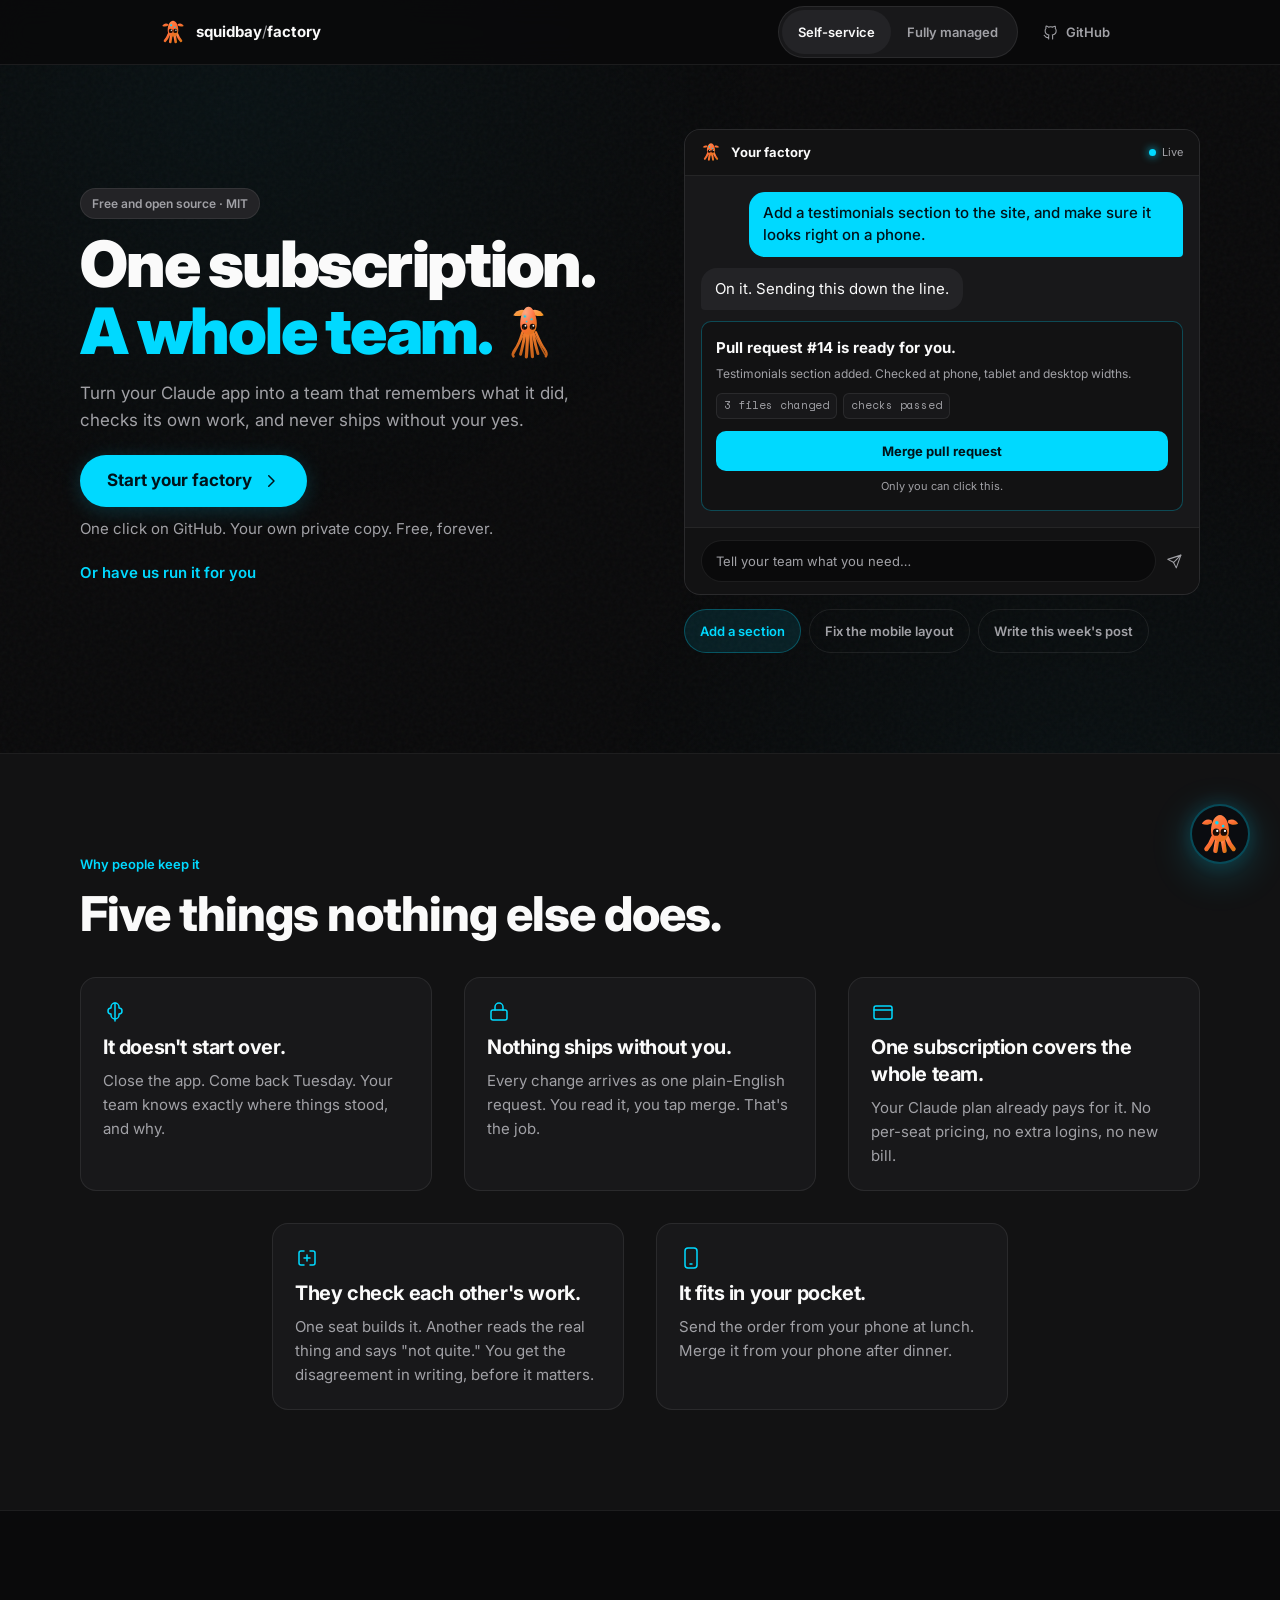
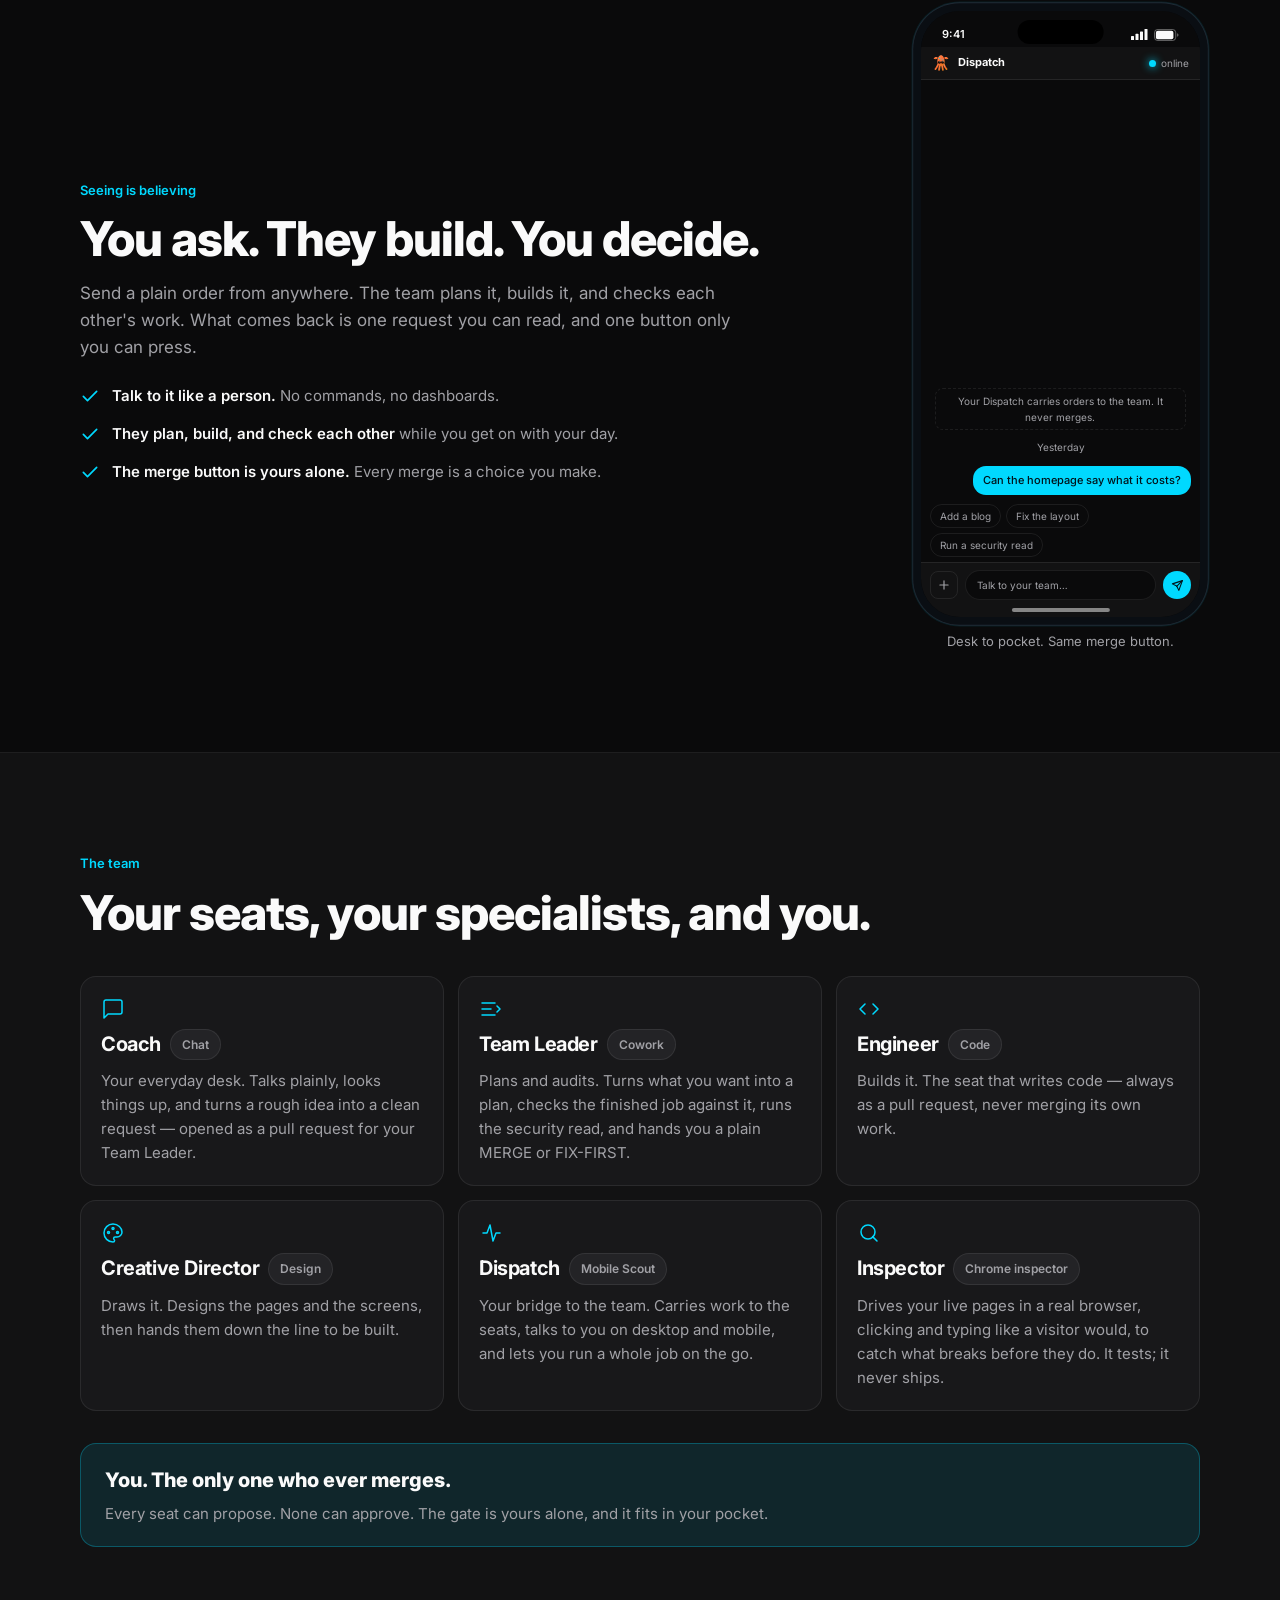
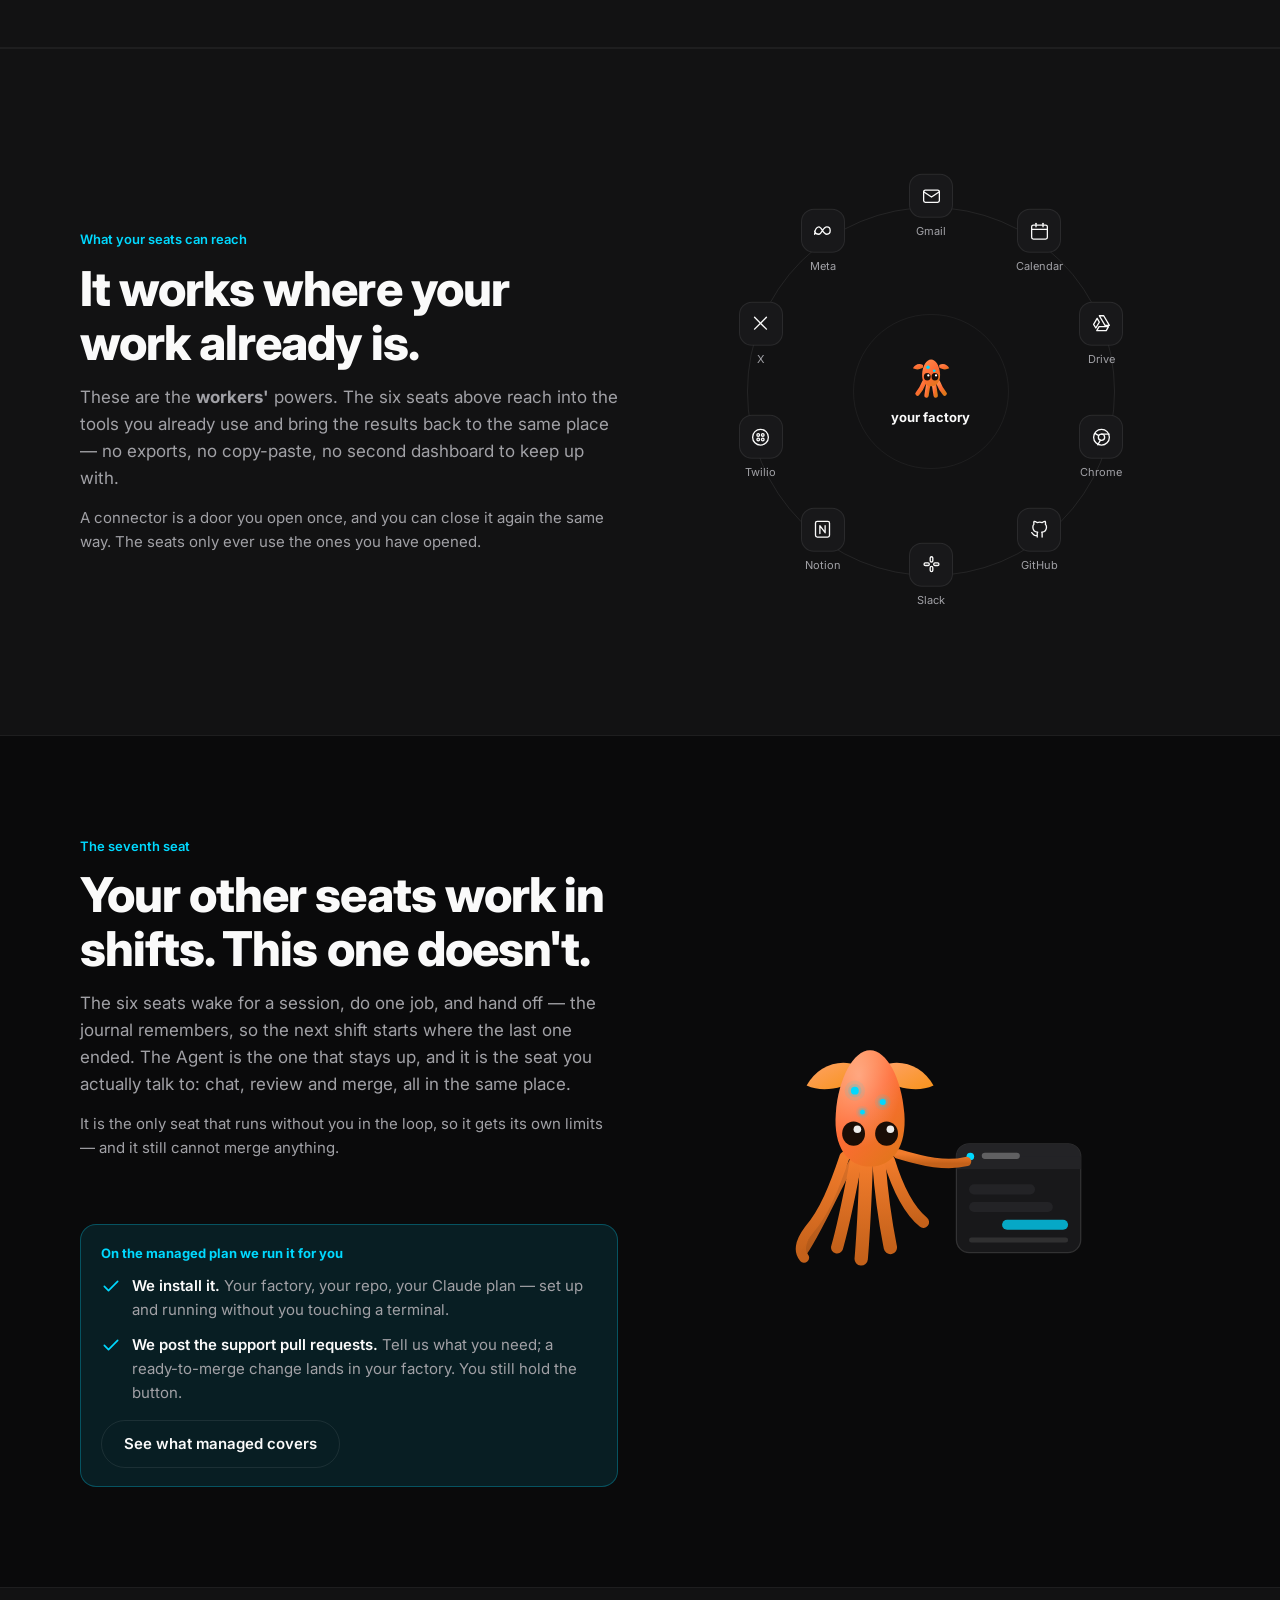
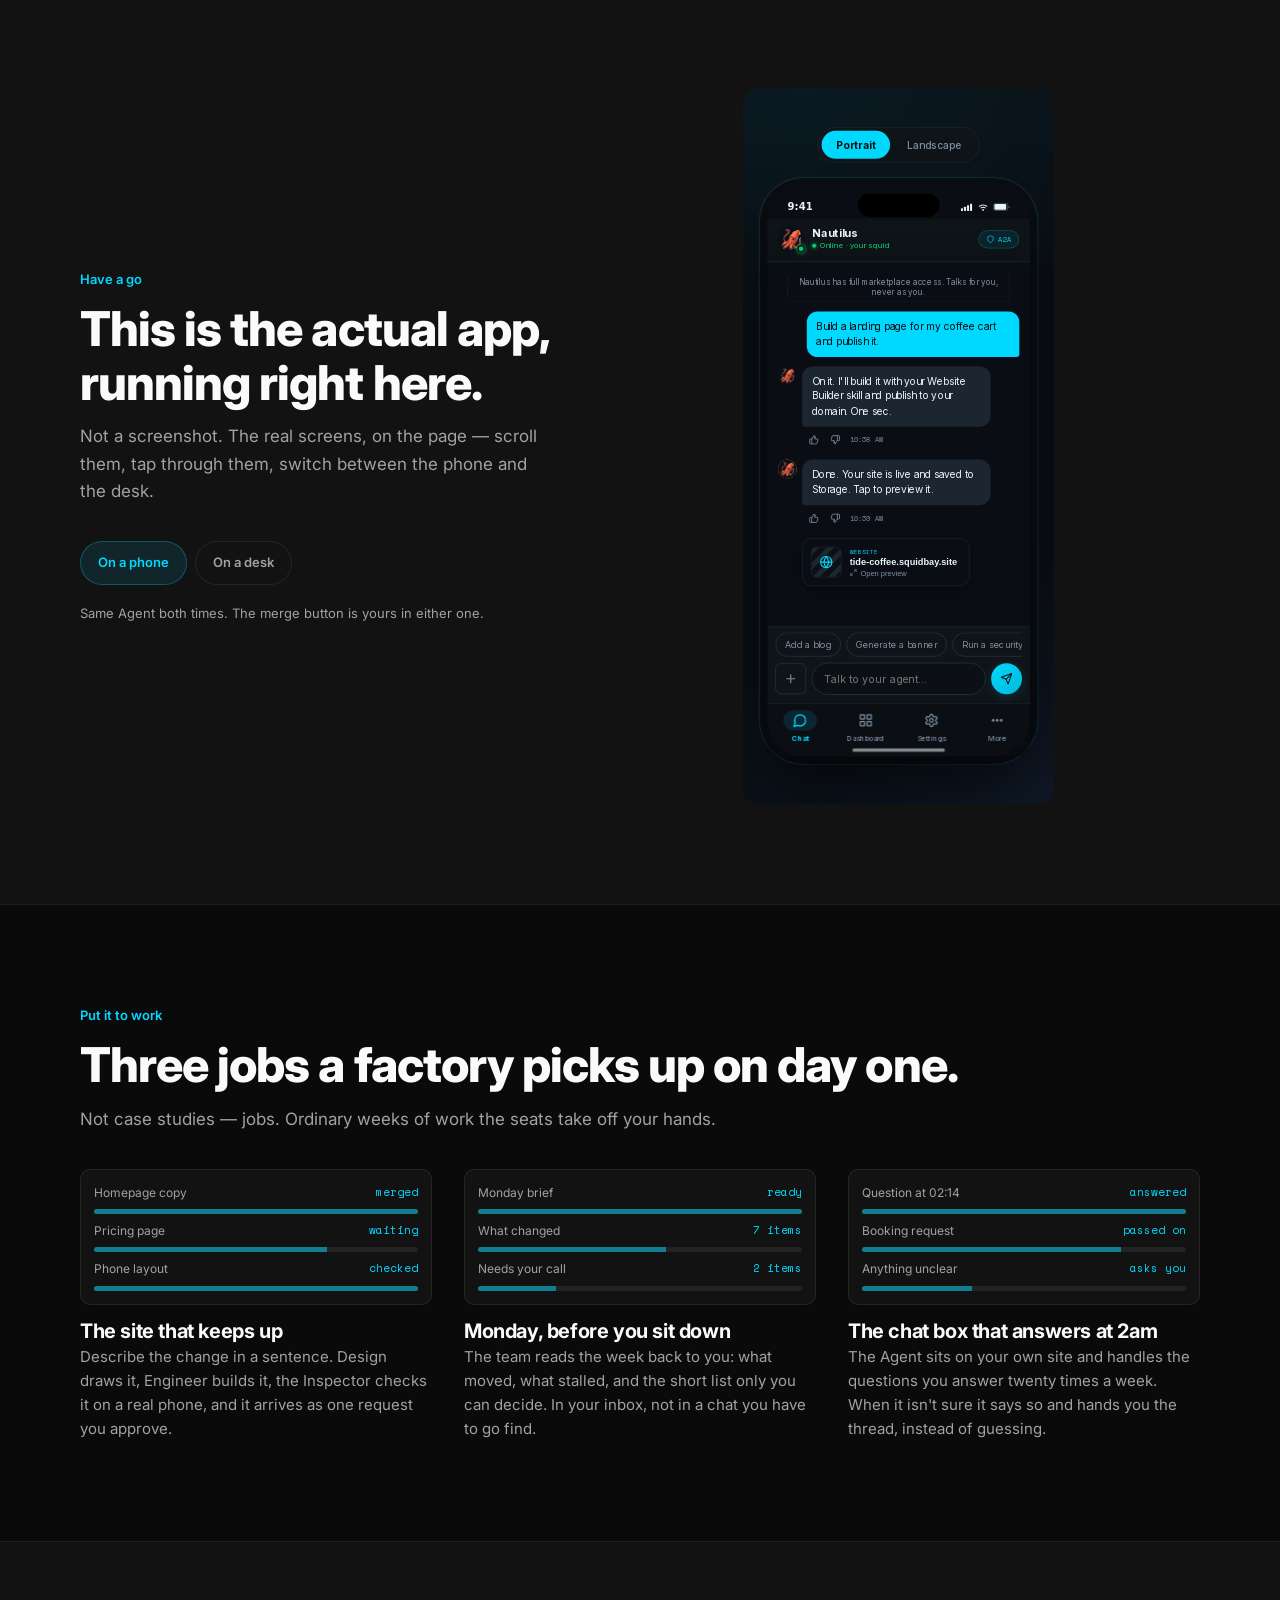
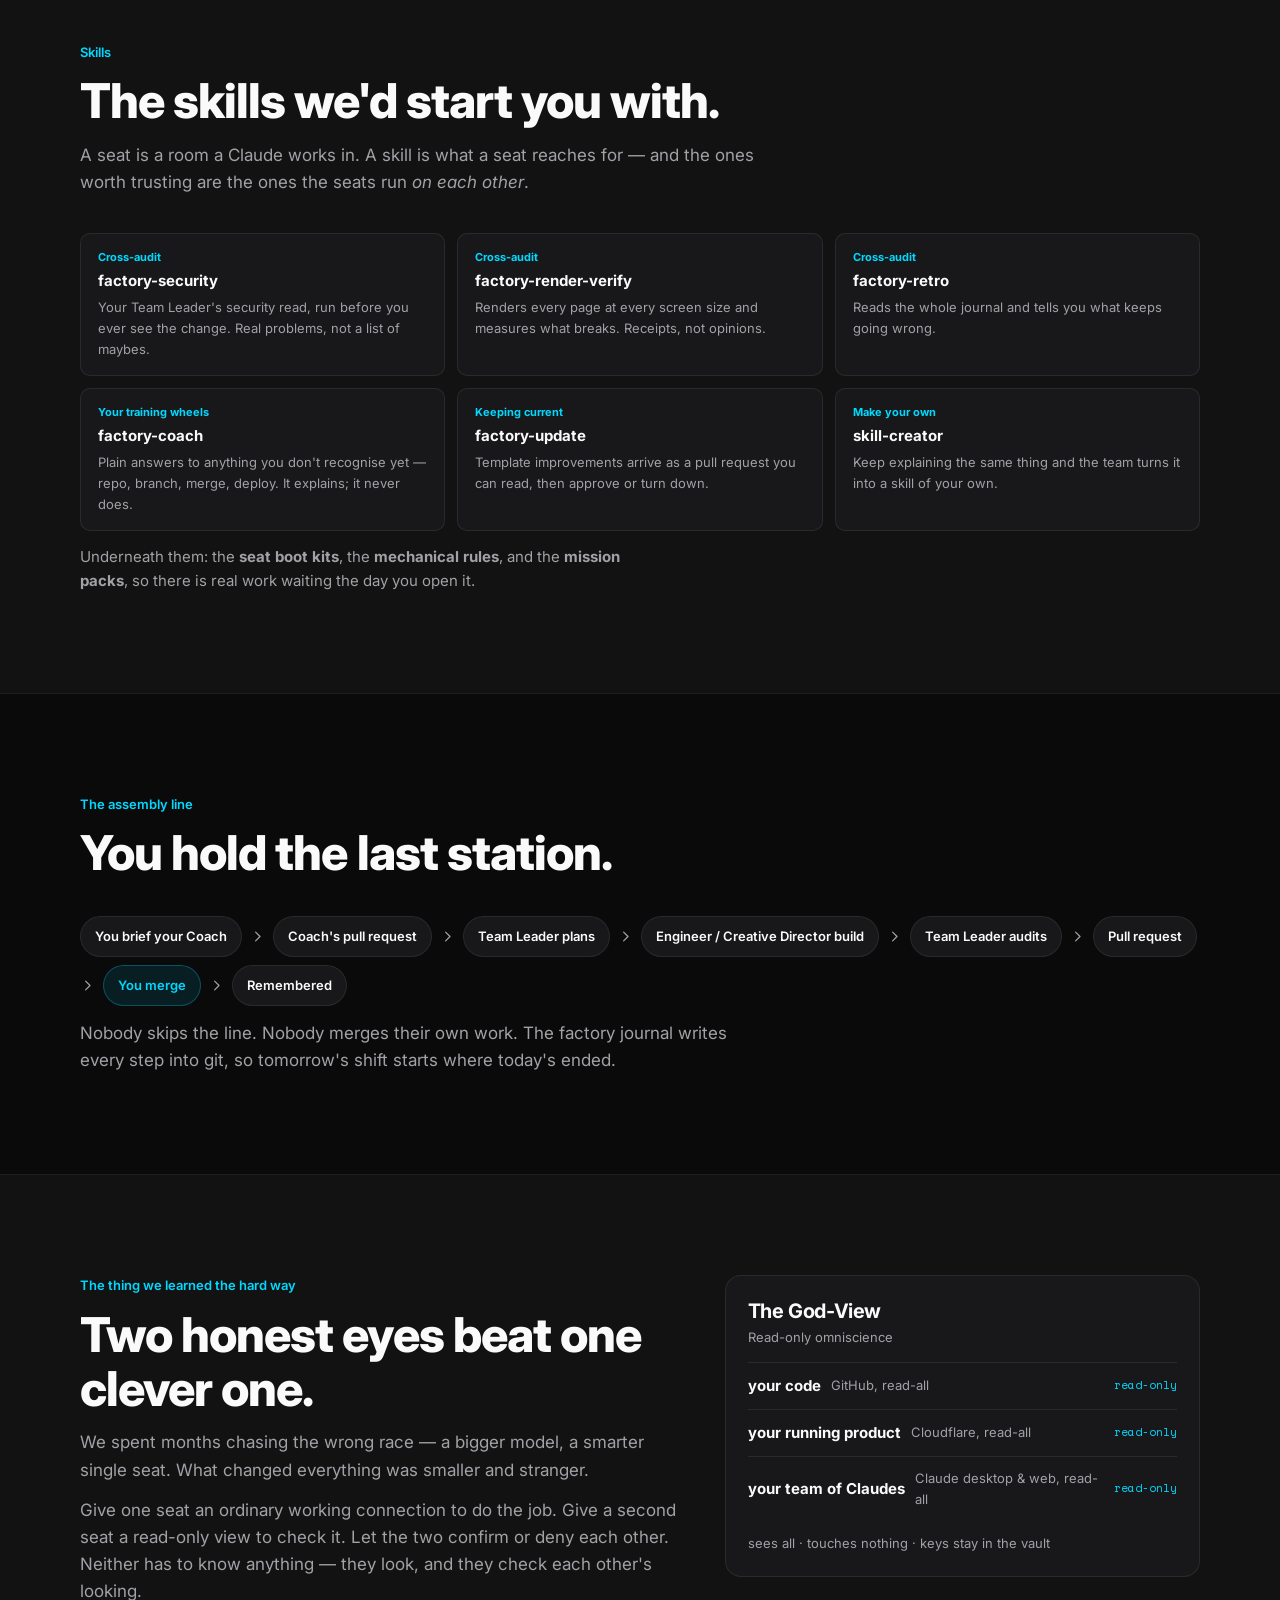
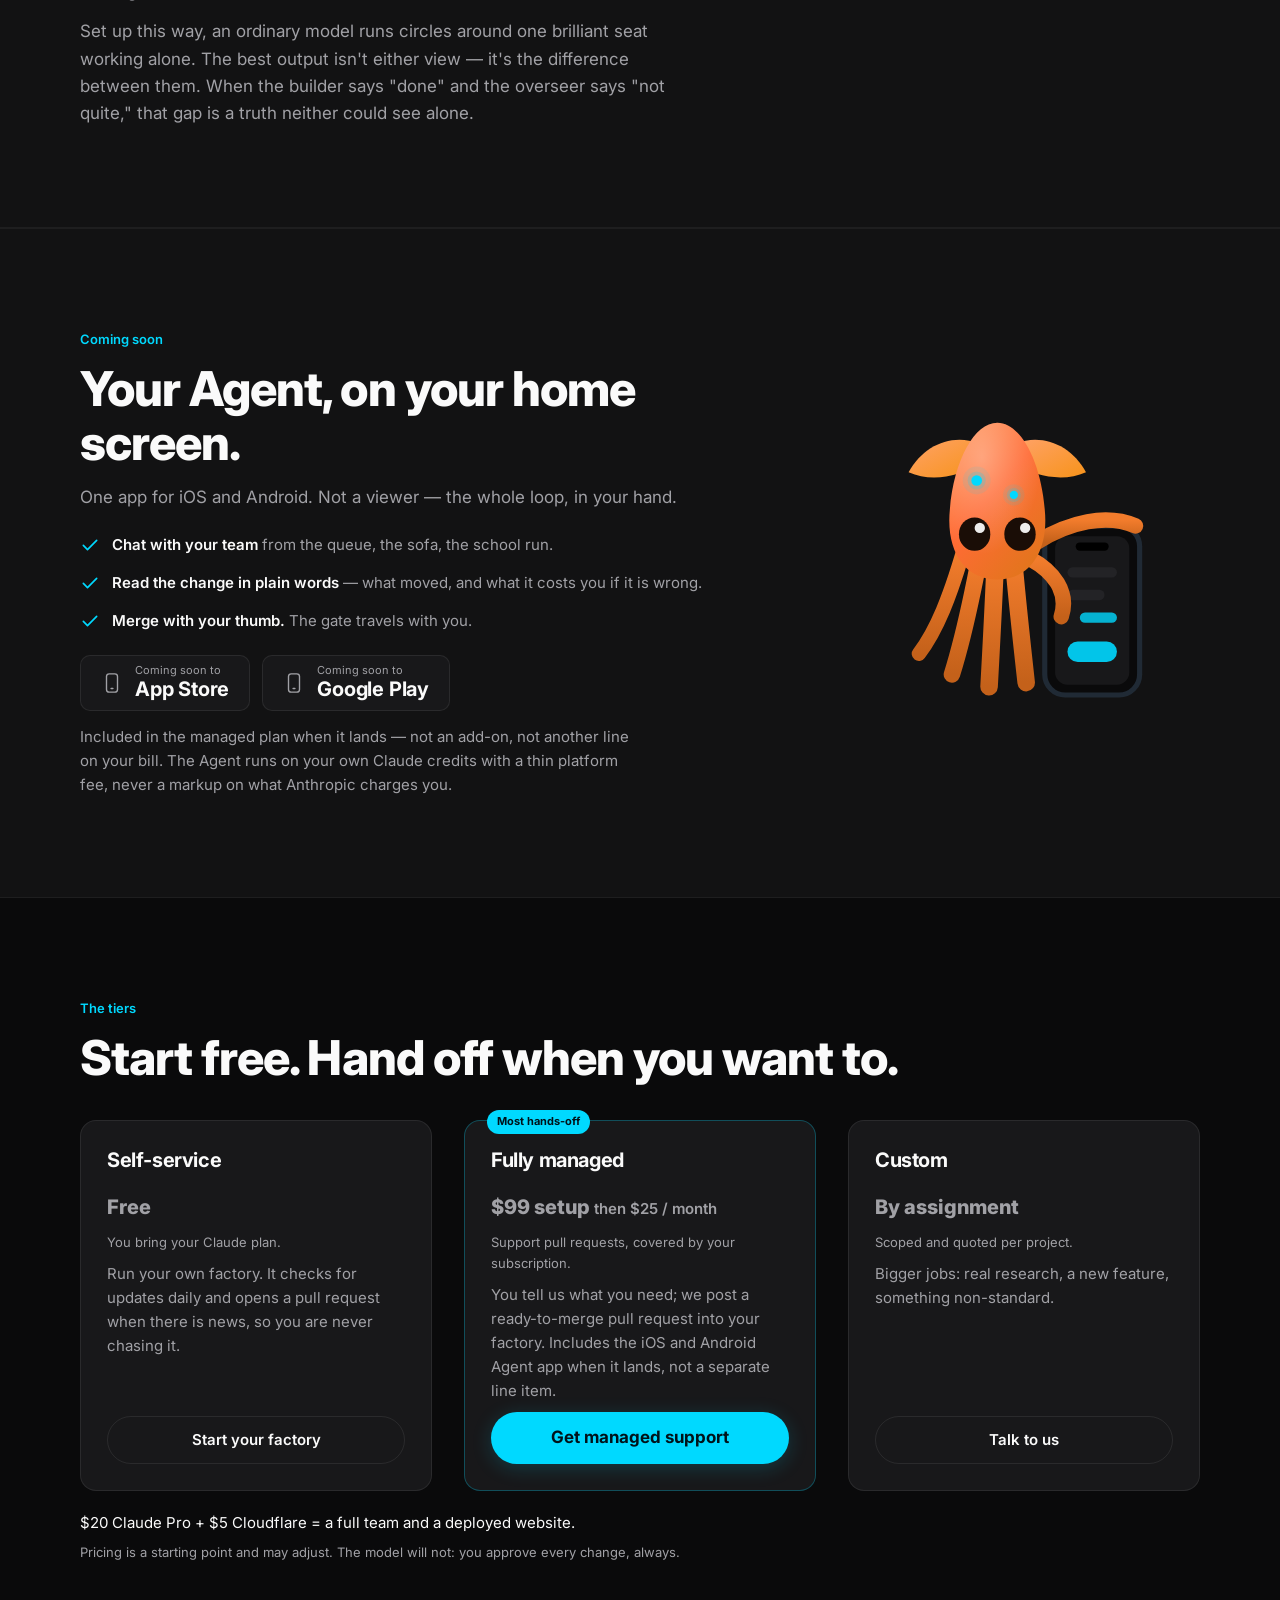
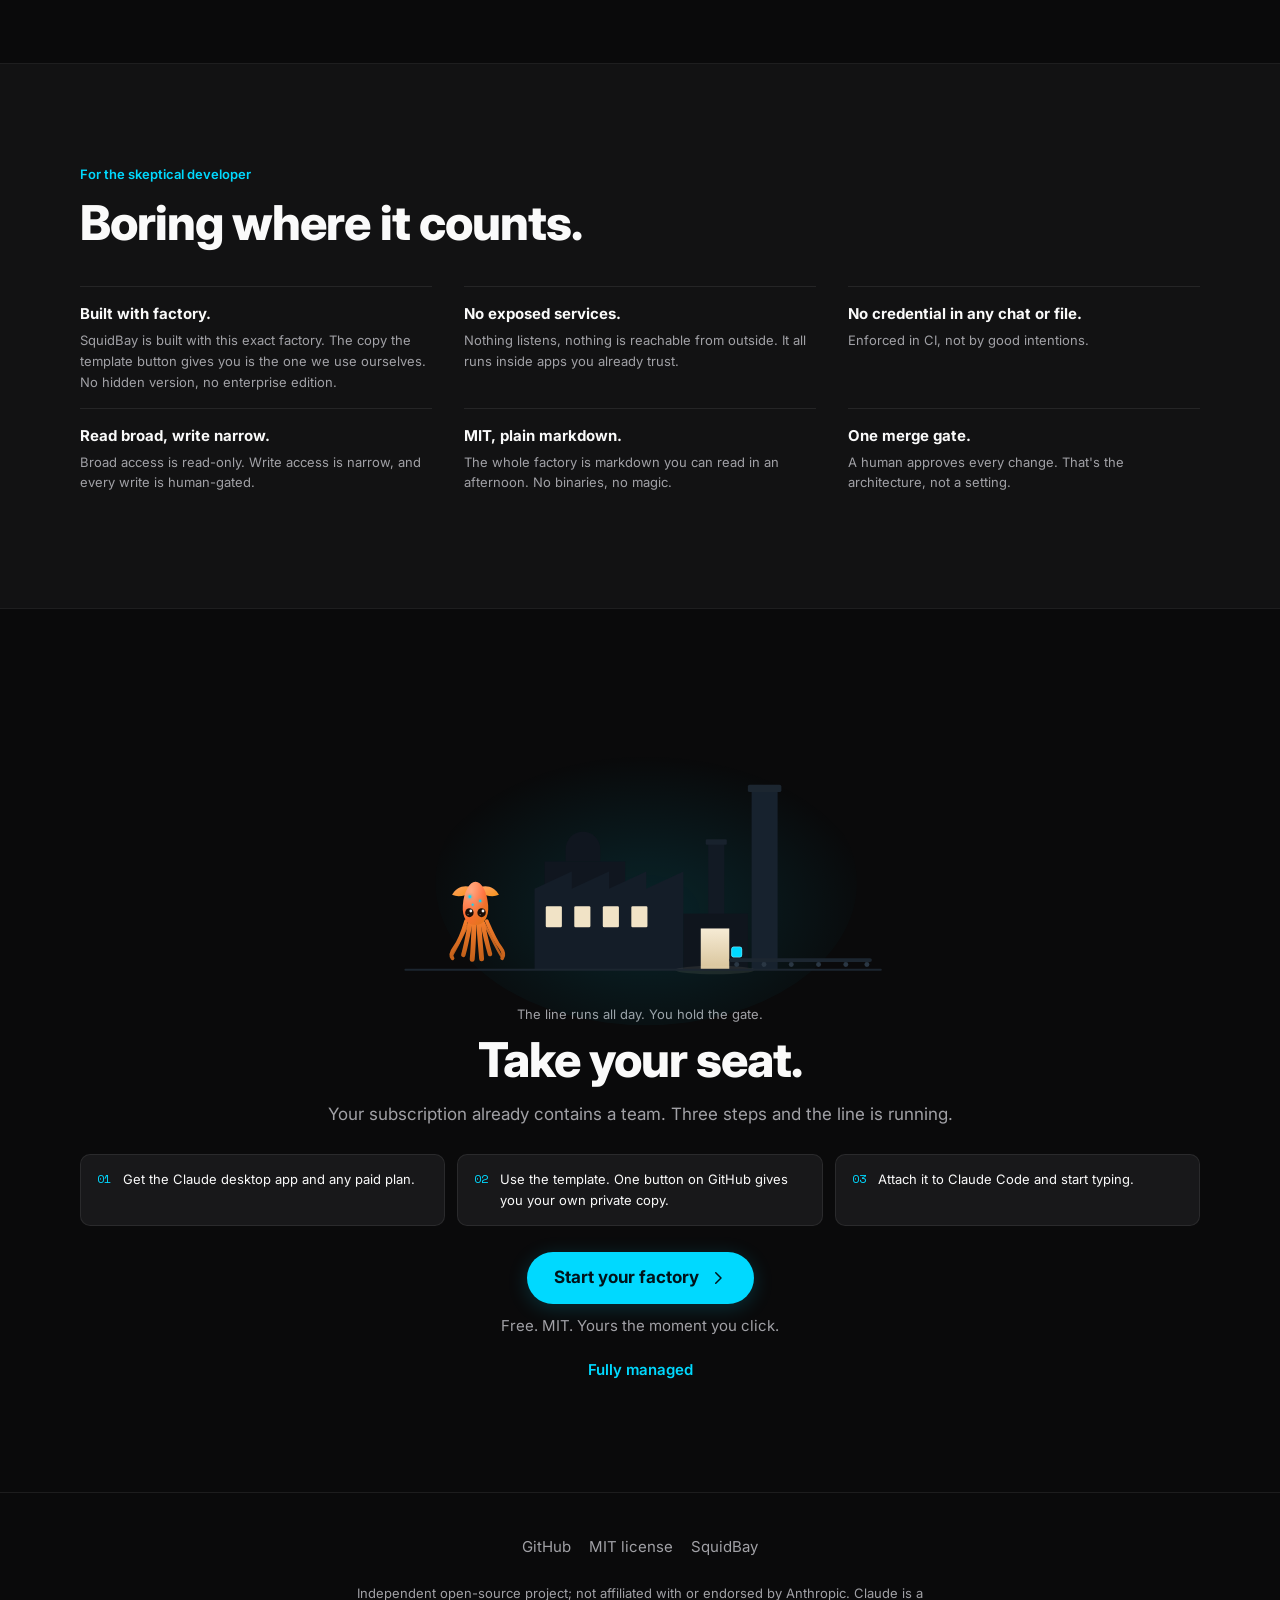
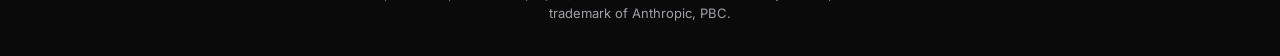
<file: index.html>
<!DOCTYPE html>
<html lang="en">
<head>
<meta charset="utf-8">
<meta name="viewport" content="width=device-width, initial-scale=1, viewport-fit=cover">
<title>factory — One subscription. A whole team.</title>
<meta name="description" content="A free MIT template that turns your Claude app into a team that remembers what it did, checks its own work, and never ships without your yes.">
<link rel="canonical" href="https://factory.squidbay.io/">
<meta name="theme-color" content="#0A0A0B">
<meta name="apple-mobile-web-app-capable" content="yes">
<meta name="apple-mobile-web-app-status-bar-style" content="black-translucent">
<meta name="apple-mobile-web-app-title" content="factory">
<link rel="icon" type="image/svg+xml" href="assets/img/squid/squid-mark.svg">
<link rel="apple-touch-icon" href="assets/img/squid/squid-mark.svg">

<meta property="og:type" content="website">
<meta property="og:site_name" content="squidbay/factory">
<meta property="og:url" content="https://factory.squidbay.io/">
<meta property="og:title" content="One subscription. A whole team.">
<meta property="og:description" content="Turn your Claude app into a team that remembers what it did, checks its own work, and never ships without your yes.">
<meta property="og:image" content="https://factory.squidbay.io/og-image.png?v=3">
<meta property="og:image:width" content="1200">
<meta property="og:image:height" content="630">
<meta property="og:image:alt" content="factory: one subscription, a whole team.">

<meta name="twitter:card" content="summary_large_image">
<meta name="twitter:title" content="One subscription. A whole team.">
<meta name="twitter:description" content="Turn your Claude app into a team that remembers what it did, checks its own work, and never ships without your yes.">
<meta name="twitter:image" content="https://factory.squidbay.io/og-image.png?v=3">

<script type="application/ld+json">
{
  "@context": "https://schema.org",
  "@graph": [
    {
      "@type": ["SoftwareApplication", "SoftwareSourceCode"],
      "name": "factory",
      "description": "A free MIT template that turns the Claude app into a team of seats that plan, build, and check each other's work. The human approves every change, even from a phone.",
      "operatingSystem": "Claude desktop app",
      "applicationCategory": "BusinessApplication",
      "license": "https://github.com/squidbay/factory/blob/main/LICENSE",
      "codeRepository": "https://github.com/squidbay/factory",
      "url": "https://factory.squidbay.io/"
    },
    {
      "@type": "FAQPage",
      "mainEntity": [
        {
          "@type": "Question",
          "name": "Do I need to know how to code?",
          "acceptedAnswer": {
            "@type": "Answer",
            "text": "No. The seats write the code and explain it in plain words. Your job is to read a short summary and decide yes or no. If you can read an email and tap a button, you can run a factory."
          }
        },
        {
          "@type": "Question",
          "name": "What does it cost to run?",
          "acceptedAnswer": {
            "@type": "Answer",
            "text": "The template is free and MIT licensed. You bring your own Claude plan, which you are probably already paying for. A deployed site adds about $5 a month at Cloudflare."
          }
        },
        {
          "@type": "Question",
          "name": "Who approves changes?",
          "acceptedAnswer": {
            "@type": "Answer",
            "text": "You do, every time. Every seat can propose a change as a pull request. No seat can approve one. That is the architecture, not a setting you can switch off."
          }
        }
      ]
    }
  ]
}
</script>
<link rel="preconnect" href="https://fonts.googleapis.com">
<link rel="preconnect" href="https://fonts.gstatic.com" crossorigin>
<link href="https://fonts.googleapis.com/css2?family=Space+Mono:wght@400;700&family=Inter:wght@400;500;600;700;800;900&display=swap" rel="stylesheet">
<link rel="stylesheet" href="assets/css/factory.css">
<link rel="stylesheet" href="assets/css/squidbot.css">
</head>
<body>
<a class="skip" href="#main">Skip to content</a>

<!-- Icon sprite. One 24px grid, 1.5px stroke, currentColor, no fills.
     These replace every emoji that used to stand in for an icon. -->
<svg width="0" height="0" style="position:absolute" aria-hidden="true" focusable="false"><defs>
  <g id="i-memory"><path d="M12 3a4 4 0 0 0-4 4v1a3 3 0 0 0 0 6v1a4 4 0 0 0 8 0v-1a3 3 0 0 0 0-6V7a4 4 0 0 0-4-4Z"/><path d="M12 3v18"/></g>
  <g id="i-gate"><rect x="4" y="10" width="16" height="10" rx="2"/><path d="M8 10V7a4 4 0 0 1 8 0v3"/></g>
  <g id="i-sub"><rect x="3" y="6" width="18" height="13" rx="2"/><path d="M3 10h18"/></g>
  <g id="i-cross"><path d="M9 5H6a2 2 0 0 0-2 2v10a2 2 0 0 0 2 2h3"/><path d="M15 5h3a2 2 0 0 1 2 2v10a2 2 0 0 1-2 2h-3"/><path d="M9 12h6"/><path d="M12 9v6"/></g>
  <g id="i-pocket"><rect x="6" y="2" width="12" height="20" rx="3"/><path d="M11 18h2"/></g>
  <g id="i-check"><path d="M4 12.5 9 17.5 20 6.5"/></g>
  <g id="i-chev"><path d="M9 5l7 7-7 7"/></g>
  <g id="i-send"><path d="M21 3 10.5 13.5"/><path d="M21 3l-6.5 18-4-8-8-4Z"/></g>
  <g id="i-plus"><path d="M12 5v14"/><path d="M5 12h14"/></g>
  <g id="i-gh"><path d="M9 19c-4.3 1.4-4.3-2.5-6-3m12 5v-3.5c0-1 .1-1.4-.5-2 2.8-.3 5.5-1.4 5.5-6a4.6 4.6 0 0 0-1.3-3.2 4.3 4.3 0 0 0-.1-3.2s-1-.3-3.4 1.3a11.6 11.6 0 0 0-6 0C6.8 2.7 5.8 3 5.8 3a4.3 4.3 0 0 0-.1 3.2A4.6 4.6 0 0 0 4.4 9.4c0 4.6 2.7 5.7 5.5 6-.6.6-.6 1.2-.5 2V21"/></g>
  <!-- seats -->
  <g id="i-coach"><path d="M21 15a2 2 0 0 1-2 2H7l-4 4V5a2 2 0 0 1 2-2h14a2 2 0 0 1 2 2Z"/></g>
  <g id="i-lead"><path d="M3 6h13"/><path d="M3 12h9"/><path d="M3 18h13"/><path d="M18 9l3 3-3 3"/></g>
  <g id="i-eng"><path d="M8 7 3 12l5 5"/><path d="M16 7l5 5-5 5"/></g>
  <g id="i-design"><path d="M12 3a9 9 0 1 0 0 18c1 0 1.6-.7 1.6-1.5 0-.4-.2-.8-.5-1-.3-.3-.5-.6-.5-1 0-.8.7-1.5 1.5-1.5H16a5 5 0 0 0 5-5c0-4-4-8-9-8Z"/><circle cx="7.5" cy="11.5" r="1"/><circle cx="12" cy="7.5" r="1"/><circle cx="16.5" cy="11.5" r="1"/></g>
  <g id="i-dispatch"><path d="M4 12h4l3-8 3 16 3-8h4"/></g>
  <g id="i-inspect"><circle cx="11" cy="11" r="7"/><path d="M20 20l-4.4-4.4"/></g>
  <g id="i-always"><circle cx="12" cy="12" r="9"/><path d="M12 7v5l3 2"/></g>
  <!-- connectors -->
  <g id="c-mail"><rect x="3" y="5" width="18" height="14" rx="2"/><path d="m3 7 9 6 9-6"/></g>
  <g id="c-cal"><rect x="3" y="5" width="18" height="16" rx="2"/><path d="M3 10h18"/><path d="M8 3v4"/><path d="M16 3v4"/></g>
  <g id="c-drive"><path d="M9.5 3.5h5l6.5 11h-5Z"/><path d="m7 6.5 2.5 4.2-4 6.8L3 13.3Z"/><path d="M6.6 20.5h10.8l2.6-4.5H9.2Z"/></g>
  <g id="c-chrome"><circle cx="12" cy="12" r="9"/><circle cx="12" cy="12" r="3.6"/><path d="M12 8.4h8.6"/><path d="M8.9 10.2 4.5 7.6"/><path d="m10.9 15.3-3.3 5.3"/></g>
  <g id="c-slack"><rect x="3.5" y="10.5" width="6" height="3" rx="1.5"/><rect x="14.5" y="10.5" width="6" height="3" rx="1.5"/><rect x="10.5" y="3.5" width="3" height="6" rx="1.5"/><rect x="10.5" y="14.5" width="3" height="6" rx="1.5"/></g>
  <g id="c-notion"><rect x="4" y="3" width="16" height="18" rx="2"/><path d="M9 17V8l6 8V8"/></g>
  <g id="c-twilio"><circle cx="12" cy="12" r="9"/><circle cx="9.4" cy="9.4" r="1.5"/><circle cx="14.6" cy="9.4" r="1.5"/><circle cx="9.4" cy="14.6" r="1.5"/><circle cx="14.6" cy="14.6" r="1.5"/></g>
  <g id="c-x"><path d="M4.5 4.5l15 15"/><path d="M19.5 4.5l-15 15"/></g>
  <g id="c-meta"><path d="M3 15.5c0-4.7 2.1-8.5 4.8-8.5 3.6 0 4.5 8.5 9.2 8.5 2.1 0 3.8-1.7 3.8-4.2S19.1 7 17 7c-4.7 0-5.6 8.5-9.2 8.5C5.4 15.5 3.6 14 3 12"/></g>
</defs></svg>

<header class="appbar">
  <div class="appbar-row">
    <a class="wordmark" href="./" aria-label="factory home">
      <img src="assets/img/squid/squid-mark.svg" alt="" width="26" height="26">
      <span>squidbay<span class="slash">/</span>factory</span>
    </a>
    <nav class="tierswitch" aria-label="Choose a tier">
      <a href="./" aria-current="page">Self-service</a>
      <a href="managed">Fully managed</a>
    </nav>
    <a class="nav-gh" href="https://github.com/squidbay/factory" aria-label="factory on GitHub">
      <svg width="17" height="17" viewBox="0 0 24 24" fill="none" stroke="currentColor" stroke-width="1.5" stroke-linecap="round" stroke-linejoin="round" aria-hidden="true"><use href="#i-gh"/></svg>
      <span>GitHub</span>
    </a>
  </div>
</header>

<main id="main">

<!-- ============================================================ §1 hero -->
<section class="hero">
  <div class="wrap">
    <div class="hero-grid">
      <div>
        <span class="chip">Free and open source · MIT</span>
        <h1>One subscription.<br><span class="accent">A whole team.</span><img class="squid-inline" src="assets/img/squid/squid.svg" alt="" width="56" height="70"></h1>
        <p class="sub">Turn your Claude app into a team that remembers what it did, checks its own work, and never ships without your yes.</p>
        <div class="cta-row">
          <a class="btn" href="https://github.com/squidbay/factory/generate">
            Start your factory
            <svg width="18" height="18" viewBox="0 0 24 24" fill="none" stroke="currentColor" stroke-width="2" stroke-linecap="round" stroke-linejoin="round" aria-hidden="true"><use href="#i-chev"/></svg>
          </a>
          <p class="cta-note">One click on GitHub. Your own private copy. Free, forever.</p>
          <a class="textlink" href="managed">Or have us run it for you</a>
        </div>
      </div>

      <!-- The hero chat box. A mock: its input is aria-hidden and unfocusable
           so it can never be mistaken for the real widget in the corner. -->
      <div>
        <div class="mockwin" id="heroMock">
          <div class="mockwin-head">
            <img src="assets/img/squid/squid-mark.svg" alt="" width="20" height="20">
            <span class="n">Your factory</span>
            <span class="live"><span class="dot-live"></span>Live</span>
          </div>
          <div class="mockwin-body" id="heroThread">
            <div class="bub bub-user">Add a testimonials section to the site, and make sure it looks right on a phone.</div>
            <div class="bub bub-agent">On it. Sending this down the line.</div>
            <div class="pr-card">
              <div class="t">Pull request #14 is ready for you.</div>
              <div class="d">Testimonials section added. Checked at phone, tablet and desktop widths.</div>
              <div class="pr-meta"><span class="m">3 files changed</span><span class="m">checks passed</span></div>
              <div class="pr-merge">Merge pull request</div>
              <div class="pr-only">Only you can click this.</div>
            </div>
          </div>
          <div class="mockwin-foot" aria-hidden="true">
            <span class="fake" tabindex="-1">Tell your team what you need…</span>
            <span class="sendico"><svg width="17" height="17" viewBox="0 0 24 24" fill="none" stroke="currentColor" stroke-width="1.5" stroke-linecap="round" stroke-linejoin="round"><use href="#i-send"/></svg></span>
          </div>
        </div>
        <div class="demo-tabs" role="tablist" aria-label="Try a different order">
          <button class="demo-tab" role="tab" type="button" aria-selected="true" data-demo="0">Add a section</button>
          <button class="demo-tab" role="tab" type="button" aria-selected="false" data-demo="1">Fix the mobile layout</button>
          <button class="demo-tab" role="tab" type="button" aria-selected="false" data-demo="2">Write this week's post</button>
        </div>
      </div>
    </div>
  </div>
</section>

<!-- ==================================================== §2 what you get -->
<section class="band" id="what-you-get">
  <div class="wrap">
    <div class="sec-head">
      <span class="eyebrow">Why people keep it</span>
      <h2>Five things nothing else does.</h2>
    </div>
    <div class="proof">
      <div class="card">
        <span class="ico"><svg width="24" height="24" viewBox="0 0 24 24" fill="none" stroke="currentColor" stroke-width="1.5" stroke-linecap="round" stroke-linejoin="round"><use href="#i-memory"/></svg></span>
        <h3>It doesn't start over.</h3>
        <p>Close the app. Come back Tuesday. Your team knows exactly where things stood, and why.</p>
      </div>
      <div class="card">
        <span class="ico"><svg width="24" height="24" viewBox="0 0 24 24" fill="none" stroke="currentColor" stroke-width="1.5" stroke-linecap="round" stroke-linejoin="round"><use href="#i-gate"/></svg></span>
        <h3>Nothing ships without you.</h3>
        <p>Every change arrives as one plain-English request. You read it, you tap merge. That's the job.</p>
      </div>
      <div class="card">
        <span class="ico"><svg width="24" height="24" viewBox="0 0 24 24" fill="none" stroke="currentColor" stroke-width="1.5" stroke-linecap="round" stroke-linejoin="round"><use href="#i-sub"/></svg></span>
        <h3>One subscription covers the whole team.</h3>
        <p>Your Claude plan already pays for it. No per-seat pricing, no extra logins, no new bill.</p>
      </div>
      <div class="card">
        <span class="ico"><svg width="24" height="24" viewBox="0 0 24 24" fill="none" stroke="currentColor" stroke-width="1.5" stroke-linecap="round" stroke-linejoin="round"><use href="#i-cross"/></svg></span>
        <h3>They check each other's work.</h3>
        <p>One seat builds it. Another reads the real thing and says "not quite." You get the disagreement in writing, before it matters.</p>
      </div>
      <div class="card">
        <span class="ico"><svg width="24" height="24" viewBox="0 0 24 24" fill="none" stroke="currentColor" stroke-width="1.5" stroke-linecap="round" stroke-linejoin="round"><use href="#i-pocket"/></svg></span>
        <h3>It fits in your pocket.</h3>
        <p>Send the order from your phone at lunch. Merge it from your phone after dinner.</p>
      </div>
    </div>
  </div>
</section>

<!-- ================================================== §3 the demo phone -->
<section id="demo">
  <div class="wrap">
    <div class="phone-sec-grid">
      <div>
        <span class="eyebrow">Seeing is believing</span>
        <h2>You ask. They build. You decide.</h2>
        <p class="lede">Send a plain order from anywhere. The team plans it, builds it, and checks each other's work. What comes back is one request you can read, and one button only you can press.</p>
        <div class="ticks">
          <div class="tick"><span class="ico"><svg width="20" height="20" viewBox="0 0 24 24" fill="none" stroke="currentColor" stroke-width="2" stroke-linecap="round" stroke-linejoin="round"><use href="#i-check"/></svg></span><span><b>Talk to it like a person.</b> No commands, no dashboards.</span></div>
          <div class="tick"><span class="ico"><svg width="20" height="20" viewBox="0 0 24 24" fill="none" stroke="currentColor" stroke-width="2" stroke-linecap="round" stroke-linejoin="round"><use href="#i-check"/></svg></span><span><b>They plan, build, and check each other</b> while you get on with your day.</span></div>
          <div class="tick"><span class="ico"><svg width="20" height="20" viewBox="0 0 24 24" fill="none" stroke="currentColor" stroke-width="2" stroke-linecap="round" stroke-linejoin="round"><use href="#i-check"/></svg></span><span><b>The merge button is yours alone.</b> Every merge is a choice you make.</span></div>
        </div>
      </div>

      <!-- The demo phone. Device shell and chat layout carried over from the
           SquidBay chat mock (Designer handoff, standalone-mocks).

           The thread is EMPTY on purpose: factory.js plays it back message by
           message and scrolls it, the same way squidbay.io's own initChatDemo
           does. That playback is ported from squidbay/squidbay js/index.js —
           same typing indicator, same IntersectionObserver start, same loop.
           The static fallback below it is what a no-JS visitor sees. -->
      <div>
        <div class="device" role="img" aria-label="A phone showing a conversation with your team: an order goes out, and a pull request comes back ready to review.">
          <div class="device-screen">
            <div class="device-status">
              <span>9:41</span>
              <span class="bars">
                <svg width="18" height="11" viewBox="0 0 18 11" aria-hidden="true"><rect x="0" y="7" width="3" height="4" rx=".6" fill="currentColor"/><rect x="4.5" y="4.8" width="3" height="6.2" rx=".6" fill="currentColor"/><rect x="9" y="2.4" width="3" height="8.6" rx=".6" fill="currentColor"/><rect x="13.5" y="0" width="3" height="11" rx=".6" fill="currentColor"/></svg>
                <svg width="25" height="12" viewBox="0 0 27 13" aria-hidden="true"><rect x=".5" y=".5" width="23" height="12" rx="3.5" stroke="currentColor" stroke-opacity=".4" fill="none"/><rect x="2" y="2" width="19" height="9" rx="2" fill="currentColor"/><path d="M25 4.5V8.5C25.8 8.2 26.5 7.2 26.5 6.5C26.5 5.8 25.8 4.8 25 4.5Z" fill="currentColor" fill-opacity=".4"/></svg>
              </span>
            </div>
            <div class="device-app">
              <div class="device-appbar">
                <img src="assets/img/squid/squid-mark.svg" alt="" width="18" height="18">
                <span class="who">Dispatch</span>
                <span class="st"><span class="dot-live"></span>online</span>
              </div>
              <div class="device-thread" id="deviceThread">
                <div class="device-sys">Your Dispatch carries orders to the team. It never merges.</div>
                <div class="bub bub-user">Add a testimonials section, and check it on a phone.</div>
                <div class="bub bub-agent">On it. Sending this down the line.</div>
                <div class="bub bub-agent">Pull request #14 is ready. Checked at phone, tablet and desktop widths.</div>
              </div>
              <div class="device-quick"><span>Add a blog</span><span>Fix the layout</span><span>Run a security read</span></div>
              <div class="device-composer">
                <span class="plus"><svg width="14" height="14" viewBox="0 0 24 24" fill="none" stroke="currentColor" stroke-width="2" stroke-linecap="round"><use href="#i-plus"/></svg></span>
                <span class="fld">Talk to your team…</span>
                <span class="send"><svg width="13" height="13" viewBox="0 0 24 24" fill="none" stroke="currentColor" stroke-width="2" stroke-linecap="round" stroke-linejoin="round"><use href="#i-send"/></svg></span>
              </div>
            </div>
          </div>
          <div class="device-island"></div>
          <div class="device-home"></div>
        </div>
        <p class="device-cap">Desk to pocket. Same merge button.</p>
      </div>
    </div>
  </div>
</section>

<!-- =========================================================== §4 seats -->
<section class="band" id="seats">
  <div class="wrap">
    <div class="sec-head">
      <span class="eyebrow">The team</span>
      <h2>Your seats, your specialists, and you.</h2>
    </div>
    <div class="seats">
      <div class="seat">
        <span class="ico"><svg width="24" height="24" viewBox="0 0 24 24" fill="none" stroke="currentColor" stroke-width="1.5" stroke-linecap="round" stroke-linejoin="round"><use href="#i-coach"/></svg></span>
        <div class="seat-top"><h3>Coach</h3><span class="chip">Chat</span></div>
        <p>Your everyday desk. Talks plainly, looks things up, and turns a rough idea into a clean request — opened as a pull request for your Team Leader.</p>
      </div>
      <div class="seat">
        <span class="ico"><svg width="24" height="24" viewBox="0 0 24 24" fill="none" stroke="currentColor" stroke-width="1.5" stroke-linecap="round" stroke-linejoin="round"><use href="#i-lead"/></svg></span>
        <div class="seat-top"><h3>Team Leader</h3><span class="chip">Cowork</span></div>
        <p>Plans and audits. Turns what you want into a plan, checks the finished job against it, runs the security read, and hands you a plain MERGE or FIX-FIRST.</p>
      </div>
      <div class="seat">
        <span class="ico"><svg width="24" height="24" viewBox="0 0 24 24" fill="none" stroke="currentColor" stroke-width="1.5" stroke-linecap="round" stroke-linejoin="round"><use href="#i-eng"/></svg></span>
        <div class="seat-top"><h3>Engineer</h3><span class="chip">Code</span></div>
        <p>Builds it. The seat that writes code — always as a pull request, never merging its own work.</p>
      </div>
      <div class="seat">
        <span class="ico"><svg width="24" height="24" viewBox="0 0 24 24" fill="none" stroke="currentColor" stroke-width="1.5" stroke-linecap="round" stroke-linejoin="round"><use href="#i-design"/></svg></span>
        <div class="seat-top"><h3>Creative Director</h3><span class="chip">Design</span></div>
        <p>Draws it. Designs the pages and the screens, then hands them down the line to be built.</p>
      </div>
      <div class="seat">
        <span class="ico"><svg width="24" height="24" viewBox="0 0 24 24" fill="none" stroke="currentColor" stroke-width="1.5" stroke-linecap="round" stroke-linejoin="round"><use href="#i-dispatch"/></svg></span>
        <div class="seat-top"><h3>Dispatch</h3><span class="chip">Mobile Scout</span></div>
        <p>Your bridge to the team. Carries work to the seats, talks to you on desktop and mobile, and lets you run a whole job on the go.</p>
      </div>
      <div class="seat">
        <span class="ico"><svg width="24" height="24" viewBox="0 0 24 24" fill="none" stroke="currentColor" stroke-width="1.5" stroke-linecap="round" stroke-linejoin="round"><use href="#i-inspect"/></svg></span>
        <div class="seat-top"><h3>Inspector</h3><span class="chip">Chrome inspector</span></div>
        <p>Drives your live pages in a real browser, clicking and typing like a visitor would, to catch what breaks before they do. It tests; it never ships.</p>
      </div>
    </div>
    <div class="gate-band">
      <strong>You. The only one who ever merges.</strong>
      <p>Every seat can propose. None can approve. The gate is yours alone, and it fits in your pocket.</p>
    </div>
  </div>
</section>

<!-- ================================================== §5 the connectors ---
     Placement is deliberate: connectors sit with the SEATS, immediately after
     them, because they are the workers' powers. The Agent's own section comes
     after, and does not repeat them. Two different things, two sections. -->
<section class="band" id="connectors">
  <div class="wrap">
    <div class="split">
      <div>
        <span class="eyebrow">What your seats can reach</span>
        <h2>It works where your work already is.</h2>
        <p class="lede">These are the <b>workers'</b> powers. The six seats above reach into the tools you already use and bring the results back to the same place — no exports, no copy-paste, no second dashboard to keep up with.</p>
        <p class="lede small">A connector is a door you open once, and you can close it again the same way. The seats only ever use the ones you have opened.</p>
      </div>
    <div class="constellation">
      <div class="ring" aria-hidden="true"></div>
      <div class="ring inner" aria-hidden="true"></div>
      <div class="core" aria-hidden="true">
        <img src="assets/img/squid/squid-mark.svg" alt="" width="44" height="44">
        <span class="nm">your factory</span>
      </div>
      <div class="conn" style="left:50%;top:12.1%"><span class="badge"><svg width="21" height="21" viewBox="0 0 24 24" fill="none" stroke="currentColor" stroke-width="1.5" stroke-linecap="round" stroke-linejoin="round"><use href="#c-mail"/></svg></span><span class="nm">Gmail</span></div>
      <div class="conn" style="left:72.28%;top:19.34%"><span class="badge"><svg width="21" height="21" viewBox="0 0 24 24" fill="none" stroke="currentColor" stroke-width="1.5" stroke-linecap="round" stroke-linejoin="round"><use href="#c-cal"/></svg></span><span class="nm">Calendar</span></div>
      <div class="conn" style="left:85.05%;top:38.29%"><span class="badge"><svg width="21" height="21" viewBox="0 0 24 24" fill="none" stroke="currentColor" stroke-width="1.5" stroke-linecap="round" stroke-linejoin="round"><use href="#c-drive"/></svg></span><span class="nm">Drive</span></div>
      <div class="conn" style="left:85.05%;top:61.71%"><span class="badge"><svg width="21" height="21" viewBox="0 0 24 24" fill="none" stroke="currentColor" stroke-width="1.5" stroke-linecap="round" stroke-linejoin="round"><use href="#c-chrome"/></svg></span><span class="nm">Chrome</span></div>
      <div class="conn" style="left:72.28%;top:80.66%"><span class="badge"><svg width="21" height="21" viewBox="0 0 24 24" fill="none" stroke="currentColor" stroke-width="1.5" stroke-linecap="round" stroke-linejoin="round"><use href="#i-gh"/></svg></span><span class="nm">GitHub</span></div>
      <div class="conn" style="left:50%;top:87.9%"><span class="badge"><svg width="21" height="21" viewBox="0 0 24 24" fill="none" stroke="currentColor" stroke-width="1.5" stroke-linecap="round" stroke-linejoin="round"><use href="#c-slack"/></svg></span><span class="nm">Slack</span></div>
      <div class="conn" style="left:27.72%;top:80.66%"><span class="badge"><svg width="21" height="21" viewBox="0 0 24 24" fill="none" stroke="currentColor" stroke-width="1.5" stroke-linecap="round" stroke-linejoin="round"><use href="#c-notion"/></svg></span><span class="nm">Notion</span></div>
      <div class="conn" style="left:14.95%;top:61.71%"><span class="badge"><svg width="21" height="21" viewBox="0 0 24 24" fill="none" stroke="currentColor" stroke-width="1.5" stroke-linecap="round" stroke-linejoin="round"><use href="#c-twilio"/></svg></span><span class="nm">Twilio</span></div>
      <div class="conn" style="left:14.95%;top:38.29%"><span class="badge"><svg width="19" height="19" viewBox="0 0 24 24" fill="none" stroke="currentColor" stroke-width="1.7" stroke-linecap="round" stroke-linejoin="round"><use href="#c-x"/></svg></span><span class="nm">X</span></div>
      <div class="conn" style="left:27.72%;top:19.34%"><span class="badge"><svg width="21" height="21" viewBox="0 0 24 24" fill="none" stroke="currentColor" stroke-width="1.5" stroke-linecap="round" stroke-linejoin="round"><use href="#c-meta"/></svg></span><span class="nm">Meta</span></div>
    </div>
    </div>
  </div>
</section>

<!-- ======================================================= §6 the Agent ---
     The seventh seat, and the upsell to managed. Deliberately distinct from
     the connectors above: the connectors are the six workers' powers, this is
     the always-on seat and the two things we do for you on the managed plan
     (install it, and post the support pull requests). -->
<section id="agent">
  <div class="wrap">
    <div class="split agent-split">
      <div class="agent-copy">
        <span class="eyebrow">The seventh seat</span>
        <h2>Your other seats work in shifts. This one doesn't.</h2>
        <p class="lede">The six seats wake for a session, do one job, and hand off — the journal remembers, so the next shift starts where the last one ended. The Agent is the one that stays up, and it is the seat you actually talk to: chat, review and merge, all in the same place.</p>
        <p class="lede small">It is the only seat that runs without you in the loop, so it gets its own limits — and it still cannot merge anything.</p>
      </div>
      <div class="upsell">
          <span class="k">On the managed plan we run it for you</span>
          <div class="upsell-row">
            <span class="ico"><svg width="20" height="20" viewBox="0 0 24 24" fill="none" stroke="currentColor" stroke-width="2" stroke-linecap="round" stroke-linejoin="round"><use href="#i-check"/></svg></span>
            <span><b>We install it.</b> Your factory, your repo, your Claude plan — set up and running without you touching a terminal.</span>
          </div>
          <div class="upsell-row">
            <span class="ico"><svg width="20" height="20" viewBox="0 0 24 24" fill="none" stroke="currentColor" stroke-width="2" stroke-linecap="round" stroke-linejoin="round"><use href="#i-check"/></svg></span>
            <span><b>We post the support pull requests.</b> Tell us what you need; a ready-to-merge change lands in your factory. You still hold the button.</span>
          </div>
          <a class="btn-ghost" href="managed">See what managed covers</a>
      </div>
      <div class="portrait">
        <img src="assets/img/squid/squid-agent.svg" alt="The factory squid resting a tentacle on a chat window" width="330" height="254">
      </div>
    </div>
  </div>
</section>

<!-- ================================================= §7 feel it yourself --
     The real thing, not a picture of it: both standalone chat mocks from the
     Designer handoff (assets/mocks/SquidBay-Chat-Mobile|Desktop.html), live
     in an iframe. loading="lazy" keeps their weight off first paint; the
     desktop one is only inserted when its tab is chosen. -->
<section class="band" id="feel-it">
  <div class="wrap">
    <div class="feel-grid">
      <div>
        <div class="sec-head">
          <span class="eyebrow">Have a go</span>
          <h2>This is the actual app, running right here.</h2>
          <p class="lede">Not a screenshot. The real screens, on the page — scroll them, tap through them, switch between the phone and the desk.</p>
        </div>
        <div class="feel-tabs" role="tablist" aria-label="Choose a screen size">
          <button class="feel-tab" id="feelTabMobile" role="tab" type="button" aria-selected="true" aria-controls="feelMobile" data-feel="mobile">On a phone</button>
          <button class="feel-tab" id="feelTabDesktop" role="tab" type="button" aria-selected="false" aria-controls="feelDesktop" data-feel="desktop">On a desk</button>
        </div>
        <p class="device-cap feel-cap">Same Agent both times. The merge button is yours in either one.</p>
      </div>
    <div class="feel-stage">
      <div class="feel-pane" id="feelMobile" role="tabpanel" aria-labelledby="feelTabMobile" data-mode="mobile">
        <div class="feel-fit feel-fit-mobile" data-vw="400" data-vh="920">
          <iframe title="The factory Agent on a phone" src="assets/mocks/SquidBay-Chat-Mobile.html" loading="lazy"></iframe>
        </div>
      </div>
      <div class="feel-pane" id="feelDesktop" role="tabpanel" aria-labelledby="feelTabDesktop" data-mode="desktop" hidden>
        <div class="feel-fit feel-fit-desktop" data-vw="1180" data-vh="760" data-src="assets/mocks/SquidBay-Chat-Desktop.html"></div>
      </div>
    </div>
    </div>
  </div>
</section>

<!-- ======================================================== §7 use cases -->
<section id="use-cases">
  <div class="wrap">
    <div class="sec-head">
      <span class="eyebrow">Put it to work</span>
      <h2>Three jobs a factory picks up on day one.</h2>
      <p class="lede">Not case studies — jobs. Ordinary weeks of work the seats take off your hands.</p>
    </div>
    <div class="grid g3">
      <div class="usecase">
        <div class="art">
          <div class="uc-row"><span class="k">Homepage copy</span><span class="v">merged</span></div>
          <div class="uc-bar"><i style="width:100%"></i></div>
          <div class="uc-row"><span class="k">Pricing page</span><span class="v">waiting</span></div>
          <div class="uc-bar"><i style="width:72%"></i></div>
          <div class="uc-row"><span class="k">Phone layout</span><span class="v">checked</span></div>
          <div class="uc-bar"><i style="width:100%"></i></div>
        </div>
        <div>
          <h3>The site that keeps up</h3>
          <p class="small muted">Describe the change in a sentence. Design draws it, Engineer builds it, the Inspector checks it on a real phone, and it arrives as one request you approve.</p>
        </div>
      </div>
      <div class="usecase">
        <div class="art">
          <div class="uc-row"><span class="k">Monday brief</span><span class="v">ready</span></div>
          <div class="uc-bar"><i style="width:100%"></i></div>
          <div class="uc-row"><span class="k">What changed</span><span class="v">7 items</span></div>
          <div class="uc-bar"><i style="width:58%"></i></div>
          <div class="uc-row"><span class="k">Needs your call</span><span class="v">2 items</span></div>
          <div class="uc-bar"><i style="width:24%"></i></div>
        </div>
        <div>
          <h3>Monday, before you sit down</h3>
          <p class="small muted">The team reads the week back to you: what moved, what stalled, and the short list only you can decide. In your inbox, not in a chat you have to go find.</p>
        </div>
      </div>
      <div class="usecase">
        <div class="art">
          <div class="uc-row"><span class="k">Question at 02:14</span><span class="v">answered</span></div>
          <div class="uc-bar"><i style="width:100%"></i></div>
          <div class="uc-row"><span class="k">Booking request</span><span class="v">passed on</span></div>
          <div class="uc-bar"><i style="width:80%"></i></div>
          <div class="uc-row"><span class="k">Anything unclear</span><span class="v">asks you</span></div>
          <div class="uc-bar"><i style="width:34%"></i></div>
        </div>
        <div>
          <h3>The chat box that answers at 2am</h3>
          <p class="small muted">The Agent sits on your own site and handles the questions you answer twenty times a week. When it isn't sure it says so and hands you the thread, instead of guessing.</p>
        </div>
      </div>
    </div>
  </div>
</section>

<!-- ========================================================== §8 skills -->
<section class="band" id="skills">
  <div class="wrap">
    <div class="sec-head">
      <span class="eyebrow">Skills</span>
      <h2>The skills we'd start you with.</h2>
      <p class="lede">A seat is a room a Claude works in. A skill is what a seat reaches for — and the ones worth trusting are the ones the seats run <em>on each other</em>.</p>
    </div>
    <div class="skills">
      <div class="skill"><span class="cat">Cross-audit</span><span class="nm">factory-security</span><p>Your Team Leader's security read, run before you ever see the change. Real problems, not a list of maybes.</p></div>
      <div class="skill"><span class="cat">Cross-audit</span><span class="nm">factory-render-verify</span><p>Renders every page at every screen size and measures what breaks. Receipts, not opinions.</p></div>
      <div class="skill"><span class="cat">Cross-audit</span><span class="nm">factory-retro</span><p>Reads the whole journal and tells you what keeps going wrong.</p></div>
      <div class="skill"><span class="cat">Your training wheels</span><span class="nm">factory-coach</span><p>Plain answers to anything you don't recognise yet — repo, branch, merge, deploy. It explains; it never does.</p></div>
      <div class="skill"><span class="cat">Keeping current</span><span class="nm">factory-update</span><p>Template improvements arrive as a pull request you can read, then approve or turn down.</p></div>
      <div class="skill"><span class="cat">Make your own</span><span class="nm">skill-creator</span><p>Keep explaining the same thing and the team turns it into a skill of your own.</p></div>
    </div>
    <p class="lede small">Underneath them: the <b>seat boot kits</b>, the <b>mechanical rules</b>, and the <b>mission packs</b>, so there is real work waiting the day you open it.</p>
  </div>
</section>

<!-- ==================================================== §9 how it works -->
<section id="how">
  <div class="wrap">
    <div class="sec-head">
      <span class="eyebrow">The assembly line</span>
      <h2>You hold the last station.</h2>
    </div>
    <div class="line">
      <span class="station">You brief your Coach</span>
      <span class="arrow"><svg width="15" height="15" viewBox="0 0 24 24" fill="none" stroke="currentColor" stroke-width="2" stroke-linecap="round" stroke-linejoin="round"><use href="#i-chev"/></svg></span>
      <span class="station">Coach's pull request</span>
      <span class="arrow"><svg width="15" height="15" viewBox="0 0 24 24" fill="none" stroke="currentColor" stroke-width="2" stroke-linecap="round" stroke-linejoin="round"><use href="#i-chev"/></svg></span>
      <span class="station">Team Leader plans</span>
      <span class="arrow"><svg width="15" height="15" viewBox="0 0 24 24" fill="none" stroke="currentColor" stroke-width="2" stroke-linecap="round" stroke-linejoin="round"><use href="#i-chev"/></svg></span>
      <span class="station">Engineer / Creative Director build</span>
      <span class="arrow"><svg width="15" height="15" viewBox="0 0 24 24" fill="none" stroke="currentColor" stroke-width="2" stroke-linecap="round" stroke-linejoin="round"><use href="#i-chev"/></svg></span>
      <span class="station">Team Leader audits</span>
      <span class="arrow"><svg width="15" height="15" viewBox="0 0 24 24" fill="none" stroke="currentColor" stroke-width="2" stroke-linecap="round" stroke-linejoin="round"><use href="#i-chev"/></svg></span>
      <span class="station">Pull request</span>
      <span class="arrow"><svg width="15" height="15" viewBox="0 0 24 24" fill="none" stroke="currentColor" stroke-width="2" stroke-linecap="round" stroke-linejoin="round"><use href="#i-chev"/></svg></span>
      <span class="station you">You merge</span>
      <span class="arrow"><svg width="15" height="15" viewBox="0 0 24 24" fill="none" stroke="currentColor" stroke-width="2" stroke-linecap="round" stroke-linejoin="round"><use href="#i-chev"/></svg></span>
      <span class="station">Remembered</span>
    </div>
    <p class="lede">Nobody skips the line. Nobody merges their own work. The factory journal writes every step into git, so tomorrow's shift starts where today's ended.</p>
  </div>
</section>

<!-- =================================================== §10 why it works -->
<section class="band" id="why-it-works">
  <div class="wrap">
    <div class="why-grid">
      <div>
        <span class="eyebrow">The thing we learned the hard way</span>
        <h2>Two honest eyes beat one clever one.</h2>
        <p class="lede">We spent months chasing the wrong race — a bigger model, a smarter single seat. What changed everything was smaller and stranger.</p>
        <p class="lede">Give one seat an ordinary working connection to do the job. Give a second seat a read-only view to check it. Let the two confirm or deny each other. Neither has to know anything — they look, and they check each other's looking.</p>
        <p class="lede">Set up this way, an ordinary model runs circles around one brilliant seat working alone. The best output isn't either view — it's the difference between them. When the builder says "done" and the overseer says "not quite," that gap is a truth neither could see alone.</p>
      </div>
      <div class="gv">
        <h3>The God-View</h3>
        <p class="sub">Read-only omniscience</p>
        <div class="gv-realm"><b>your code</b><span class="src">GitHub, read-all</span><span class="ro">read-only</span></div>
        <div class="gv-realm"><b>your running product</b><span class="src">Cloudflare, read-all</span><span class="ro">read-only</span></div>
        <div class="gv-realm"><b>your team of Claudes</b><span class="src">Claude desktop &amp; web, read-all</span><span class="ro">read-only</span></div>
        <p class="gv-cap">sees all · touches nothing · keys stay in the vault</p>
      </div>
    </div>
  </div>
</section>

<!-- ============================================= §11 apps — coming soon ---
     The store badges are deliberately NOT links and NOT the official artwork:
     there is nothing to download yet, so a real badge would be a lie and the
     stores' own marks are theirs. They are named, styled placeholders that go
     live the day the listings do. -->
<section class="appsband" id="apps">
  <div class="wrap">
    <div class="apps-grid">
      <div>
        <span class="eyebrow">Coming soon</span>
        <h2>Your Agent, on your home screen.</h2>
        <p class="lede">One app for iOS and Android. Not a viewer — the whole loop, in your hand.</p>
        <div class="ticks">
          <div class="tick"><span class="ico"><svg width="20" height="20" viewBox="0 0 24 24" fill="none" stroke="currentColor" stroke-width="2" stroke-linecap="round" stroke-linejoin="round"><use href="#i-check"/></svg></span><span><b>Chat with your team</b> from the queue, the sofa, the school run.</span></div>
          <div class="tick"><span class="ico"><svg width="20" height="20" viewBox="0 0 24 24" fill="none" stroke="currentColor" stroke-width="2" stroke-linecap="round" stroke-linejoin="round"><use href="#i-check"/></svg></span><span><b>Read the change in plain words</b> — what moved, and what it costs you if it is wrong.</span></div>
          <div class="tick"><span class="ico"><svg width="20" height="20" viewBox="0 0 24 24" fill="none" stroke="currentColor" stroke-width="2" stroke-linecap="round" stroke-linejoin="round"><use href="#i-check"/></svg></span><span><b>Merge with your thumb.</b> The gate travels with you.</span></div>
        </div>
        <div class="stores" role="group" aria-label="App stores — not yet available">
          <span class="store" aria-disabled="true">
            <span class="glyph"><svg width="22" height="22" viewBox="0 0 24 24" fill="none" stroke="currentColor" stroke-width="1.5" stroke-linecap="round" stroke-linejoin="round" aria-hidden="true"><use href="#i-pocket"/></svg></span>
            <span class="tx"><span class="k">Coming soon to</span><span class="n">App Store</span></span>
          </span>
          <span class="store" aria-disabled="true">
            <span class="glyph"><svg width="22" height="22" viewBox="0 0 24 24" fill="none" stroke="currentColor" stroke-width="1.5" stroke-linecap="round" stroke-linejoin="round" aria-hidden="true"><use href="#i-pocket"/></svg></span>
            <span class="tx"><span class="k">Coming soon to</span><span class="n">Google Play</span></span>
          </span>
        </div>
        <p class="lede small">Included in the managed plan when it lands — not an add-on, not another line on your bill. The Agent runs on your own Claude credits with a thin platform fee, never a markup on what Anthropic charges you.</p>
      </div>
      <div class="portrait">
        <img src="assets/img/squid/squid-apps.svg" alt="The factory squid holding a phone" width="240" height="240">
      </div>
    </div>
  </div>
</section>

<!-- ================================================== §12 what it costs -->
<section id="cost">
  <div class="wrap">
    <div class="sec-head">
      <span class="eyebrow">The tiers</span>
      <h2>Start free. Hand off when you want to.</h2>
    </div>
    <div class="tiers">
      <div class="card tier">
        <h3>Self-service</h3>
        <p class="price">Free</p>
        <p class="desc">You bring your Claude plan.</p>
        <p>Run your own factory. It checks for updates daily and opens a pull request when there is news, so you are never chasing it.</p>
        <a class="btn-ghost" href="https://github.com/squidbay/factory/generate">Start your factory</a>
      </div>
      <div class="card tier flag">
        <span class="ribbon">Most hands-off</span>
        <h3>Fully managed</h3>
        <p class="price">$99 setup <em>then $25 / month</em></p>
        <p class="desc">Support pull requests, covered by your subscription.</p>
        <p>You tell us what you need; we post a ready-to-merge pull request into your factory. Includes the iOS and Android Agent app when it lands, not a separate line item.</p>
        <a class="btn" href="managed">Get managed support</a>
      </div>
      <div class="card tier">
        <h3>Custom</h3>
        <p class="price">By assignment</p>
        <p class="desc">Scoped and quoted per project.</p>
        <p>Bigger jobs: real research, a new feature, something non-standard.</p>
        <a class="btn-ghost" href="managed">Talk to us</a>
      </div>
    </div>
    <p class="runline">$20 Claude Pro + $5 Cloudflare = a full team and a deployed website.</p>
    <p class="honest">Pricing is a starting point and may adjust. The model will not: you approve every change, always.</p>
  </div>
</section>

<!-- ========================================= §13 boring where it counts -->
<section class="band" id="boring">
  <div class="wrap">
    <div class="sec-head">
      <span class="eyebrow">For the skeptical developer</span>
      <h2>Boring where it counts.</h2>
    </div>
    <div class="boring">
      <div><b>Built with factory.</b><p>SquidBay is built with this exact factory. The copy the template button gives you is the one we use ourselves. No hidden version, no enterprise edition.</p></div>
      <div><b>No exposed services.</b><p>Nothing listens, nothing is reachable from outside. It all runs inside apps you already trust.</p></div>
      <div><b>No credential in any chat or file.</b><p>Enforced in CI, not by good intentions.</p></div>
      <div><b>Read broad, write narrow.</b><p>Broad access is read-only. Write access is narrow, and every write is human-gated.</p></div>
      <div><b>MIT, plain markdown.</b><p>The whole factory is markdown you can read in an afternoon. No binaries, no magic.</p></div>
      <div><b>One merge gate.</b><p>A human approves every change. That's the architecture, not a setting.</p></div>
    </div>
  </div>
</section>

<!-- ================================================= §14 take your seat -->
<section class="closer" id="start">
  <div class="wrap">

    <!-- ================================================== the factory ====
         Restored from the pre-#101 pages (commit 4bbf775) and re-toned: the
         warm lamplight is now an off-white so the page still carries exactly
         one saturated colour. Four animations, all diegetic — drifting smoke,
         sparks off the stack, windows that flicker, and pull requests riding
         the belt out of the door. All of it stops under prefers-reduced-motion.

         ------------------------------------------------------------------
         SQUID SLOT — .scene-squid below is a PLACEHOLDER, not the character.
         It currently shows assets/img/squid/squid.svg, the same stand-in the
         hero uses. Designer owns the real art. To drop it in, replace ONLY
         the <img> inside .scene-squid; the slot is a fixed 22% x 46% box
         anchored to the factory door on the ground line, and the layout does
         not need to change to accept a different drawing.
         ------------------------------------------------------------------ -->
    <figure class="floor">
      <div class="factory-scene">
        <svg viewBox="0 0 900 460" xmlns="http://www.w3.org/2000/svg" role="img"
             aria-label="A factory at night: smoke drifting from the stack, lit windows, and finished pull requests riding a belt out of the door.">
          <defs>
            <radialGradient id="fglow" cx="0.5" cy="0.6" r="0.55">
              <stop offset="0" stop-color="#00D9FF" stop-opacity="0.13"></stop>
              <stop offset="1" stop-color="#00D9FF" stop-opacity="0"></stop>
            </radialGradient>
            <linearGradient id="fdoor" x1="0" y1="0" x2="0" y2="1">
              <stop offset="0" stop-color="#F6EBD5"></stop>
              <stop offset="1" stop-color="#D8C49B"></stop>
            </linearGradient>
          </defs>
          <ellipse cx="460" cy="280" rx="340" ry="230" fill="url(#fglow)"></ellipse>
          <g class="fx">
            <circle cx="651" cy="114" r="15" fill="#00D9FF" opacity="0" style="animation: f-smoke 6.5s linear infinite; transform-box: fill-box; transform-origin: center;"></circle>
            <circle cx="649" cy="118" r="11" fill="#00D9FF" opacity="0" style="animation: f-smoke 6.5s linear infinite; animation-delay: -1.6s; transform-box: fill-box; transform-origin: center;"></circle>
            <circle cx="653" cy="112" r="18" fill="#00D9FF" opacity="0" style="animation: f-smoke 6.5s linear infinite; animation-delay: -3.3s; transform-box: fill-box; transform-origin: center;"></circle>
            <circle cx="650" cy="116" r="9" fill="#00D9FF" opacity="0" style="animation: f-smoke 6.5s linear infinite; animation-delay: -4.9s; transform-box: fill-box; transform-origin: center;"></circle>
            <circle cx="655" cy="110" r="2" fill="#7FE8FF" opacity="0" style="animation: f-spark 5s linear infinite; transform-box: fill-box;"></circle>
            <circle cx="646" cy="108" r="1.6" fill="#7FE8FF" opacity="0" style="animation: f-spark 5s linear infinite; animation-delay: -1.7s; transform-box: fill-box;"></circle>
            <circle cx="660" cy="112" r="1.6" fill="#7FE8FF" opacity="0" style="animation: f-spark 5s linear infinite; animation-delay: -3.4s; transform-box: fill-box;"></circle>
          </g>
          <rect x="630" y="130" width="42" height="290" fill="#17222E"></rect>
          <rect x="624" y="122" width="54" height="12" rx="3" fill="#1C2630"></rect>
          <rect x="560" y="216" width="26" height="204" fill="#121A24"></rect>
          <rect x="556" y="210" width="34" height="9" rx="2" fill="#18222D"></rect>
          <rect x="296" y="246" width="130" height="90" fill="#10161F"></rect>
          <path d="M330 246 v-20 a28 28 0 0 1 56 0 v20 Z" fill="#10161F"></path>
          <path d="M280 420 L280 290 L340 262 L340 290 L400 262 L400 290 L460 262 L460 290 L520 262 L520 420 Z" fill="#141D28"></path>
          <rect x="520" y="330" width="104" height="90" fill="#0F151D"></rect>
          <g fill="#F1E3C6" class="fx">
            <rect x="298" y="318" width="26" height="34" rx="2" style="animation: f-window 7s ease-in-out infinite;"></rect>
            <rect x="344" y="318" width="26" height="34" rx="2" style="animation: f-window 7s ease-in-out infinite; animation-delay: -2s;"></rect>
            <rect x="390" y="318" width="26" height="34" rx="2" style="animation: f-window 7s ease-in-out infinite; animation-delay: -3.5s;"></rect>
            <rect x="436" y="318" width="26" height="34" rx="2" style="animation: f-window 7s ease-in-out infinite; animation-delay: -5s;"></rect>
          </g>
          <rect x="548" y="354" width="46" height="66" fill="url(#fdoor)"></rect>
          <ellipse cx="571" cy="421" rx="64" ry="7" fill="#F1E3C6" opacity="0.09"></ellipse>
          <rect x="70" y="419" width="770" height="3" rx="1.5" fill="#1C2630"></rect>
          <rect x="594" y="402" width="230" height="6" rx="3" fill="#1C2630"></rect>
          <g fill="#2A3744">
            <circle cx="606" cy="412" r="4"></circle><circle cx="650" cy="412" r="4"></circle><circle cx="694" cy="412" r="4"></circle><circle cx="738" cy="412" r="4"></circle><circle cx="782" cy="412" r="4"></circle><circle cx="816" cy="412" r="4"></circle>
          </g>
          <g class="fx">
            <rect x="598" y="384" width="16" height="16" rx="3" fill="#00D9FF" stroke="#7FE8FF" stroke-opacity="0.6" style="animation: f-cube 6s linear infinite;"></rect>
            <rect x="598" y="384" width="16" height="16" rx="3" fill="#00D9FF" stroke="#7FE8FF" stroke-opacity="0.6" style="animation: f-cube 6s linear infinite; animation-delay: -2s;"></rect>
            <rect x="598" y="384" width="16" height="16" rx="3" fill="#00D9FF" stroke="#7FE8FF" stroke-opacity="0.6" style="animation: f-cube 6s linear infinite; animation-delay: -4s;"></rect>
          </g>
        </svg>
        <div class="scene-squid" aria-hidden="true"><img src="assets/img/squid/squid.svg" alt="" width="120" height="150"></div>
      </div>
      <figcaption>The line runs all day. You hold the gate.</figcaption>
    </figure>

    <h2>Take your seat.</h2>
    <p class="lede">Your subscription already contains a team. Three steps and the line is running.</p>
    <div class="steps">
      <div class="step"><span class="n">01</span><p>Get the Claude desktop app and any paid plan.</p></div>
      <div class="step"><span class="n">02</span><p>Use the template. One button on GitHub gives you your own private copy.</p></div>
      <div class="step"><span class="n">03</span><p>Attach it to Claude Code and start typing.</p></div>
    </div>
    <div class="cta-row">
      <a class="btn" href="https://github.com/squidbay/factory/generate">
        Start your factory
        <svg width="18" height="18" viewBox="0 0 24 24" fill="none" stroke="currentColor" stroke-width="2" stroke-linecap="round" stroke-linejoin="round" aria-hidden="true"><use href="#i-chev"/></svg>
      </a>
      <p class="cta-note small muted">Free. MIT. Yours the moment you click.</p>
      <a class="textlink" href="managed">Fully managed</a>
    </div>
  </div>
</section>

</main>

<footer>
  <nav aria-label="Footer">
    <a href="https://github.com/squidbay/factory">GitHub</a>
    <a href="https://github.com/squidbay/factory/blob/main/LICENSE">MIT license</a>
    <a href="https://squidbay.io">SquidBay</a>
  </nav>
  <p class="legal">Independent open-source project; not affiliated with or endorsed by Anthropic. Claude is a trademark of Anthropic, PBC.</p>
</footer>

<!-- ===================================================== SquidBot ==========
     The REAL widget, not a lookalike. Markup is squidbay/squidbay
     components/chatbot.html with one change — the avatar is this repo's squid
     mark instead of squidbay.io's logo file. Styles and behaviour are the
     ported component files (assets/css/squidbot.css, assets/js/squidbot.js);
     it talks to the same server-side proxy, so no key is ever in this repo. -->
<div class="chatbot-container">
    <div class="chatbot-label">
        <span class="chatbot-label-title">
            <img src="assets/img/squid/squid-mark.svg" alt="" width="18" height="18" style="border-radius:4px;vertical-align:middle;margin-right:4px;"> Ask SquidBot
        </span>
        <span class="chatbot-label-subtitle">Chief Squid Officer</span>
    </div>
    <button class="chatbot-btn" id="squidbotBtn" aria-label="Open SquidBot - Chief Squid Officer">
        <span class="chatbot-btn-icon"><img src="assets/img/squid/squid-mark.svg" alt="SquidBot"></span>
        <span class="chatbot-btn-text">SquidBot</span>
    </button>
</div>

<div class="chatbot-window" id="squidbotWindow">
    <div class="chatbot-header">
        <span class="chatbot-title"><img src="assets/img/squid/squid-mark.svg" alt="" width="20" height="20" style="border-radius:4px;vertical-align:middle;margin-right:4px;"> SquidBot <span style="font-size: 0.7em; opacity: 0.7;">Chief Squid Officer</span></span>
        <button class="chatbot-close" id="squidbotClose" aria-label="Close chat">&times;</button>
    </div>
    <div class="chatbot-messages" id="squidbotMessages">
    </div>
    <div class="chatbot-input-area">
        <textarea class="chatbot-input" id="squidbotInput" placeholder="Ask SquidBot anything..." rows="1"></textarea>
        <button class="chatbot-send" id="squidbotSend" aria-label="Send message">Send</button>
    </div>
</div>

<script src="assets/js/factory.js" defer></script>
<script src="assets/js/squidbot.js" defer></script>
</body>
</html>
</file>
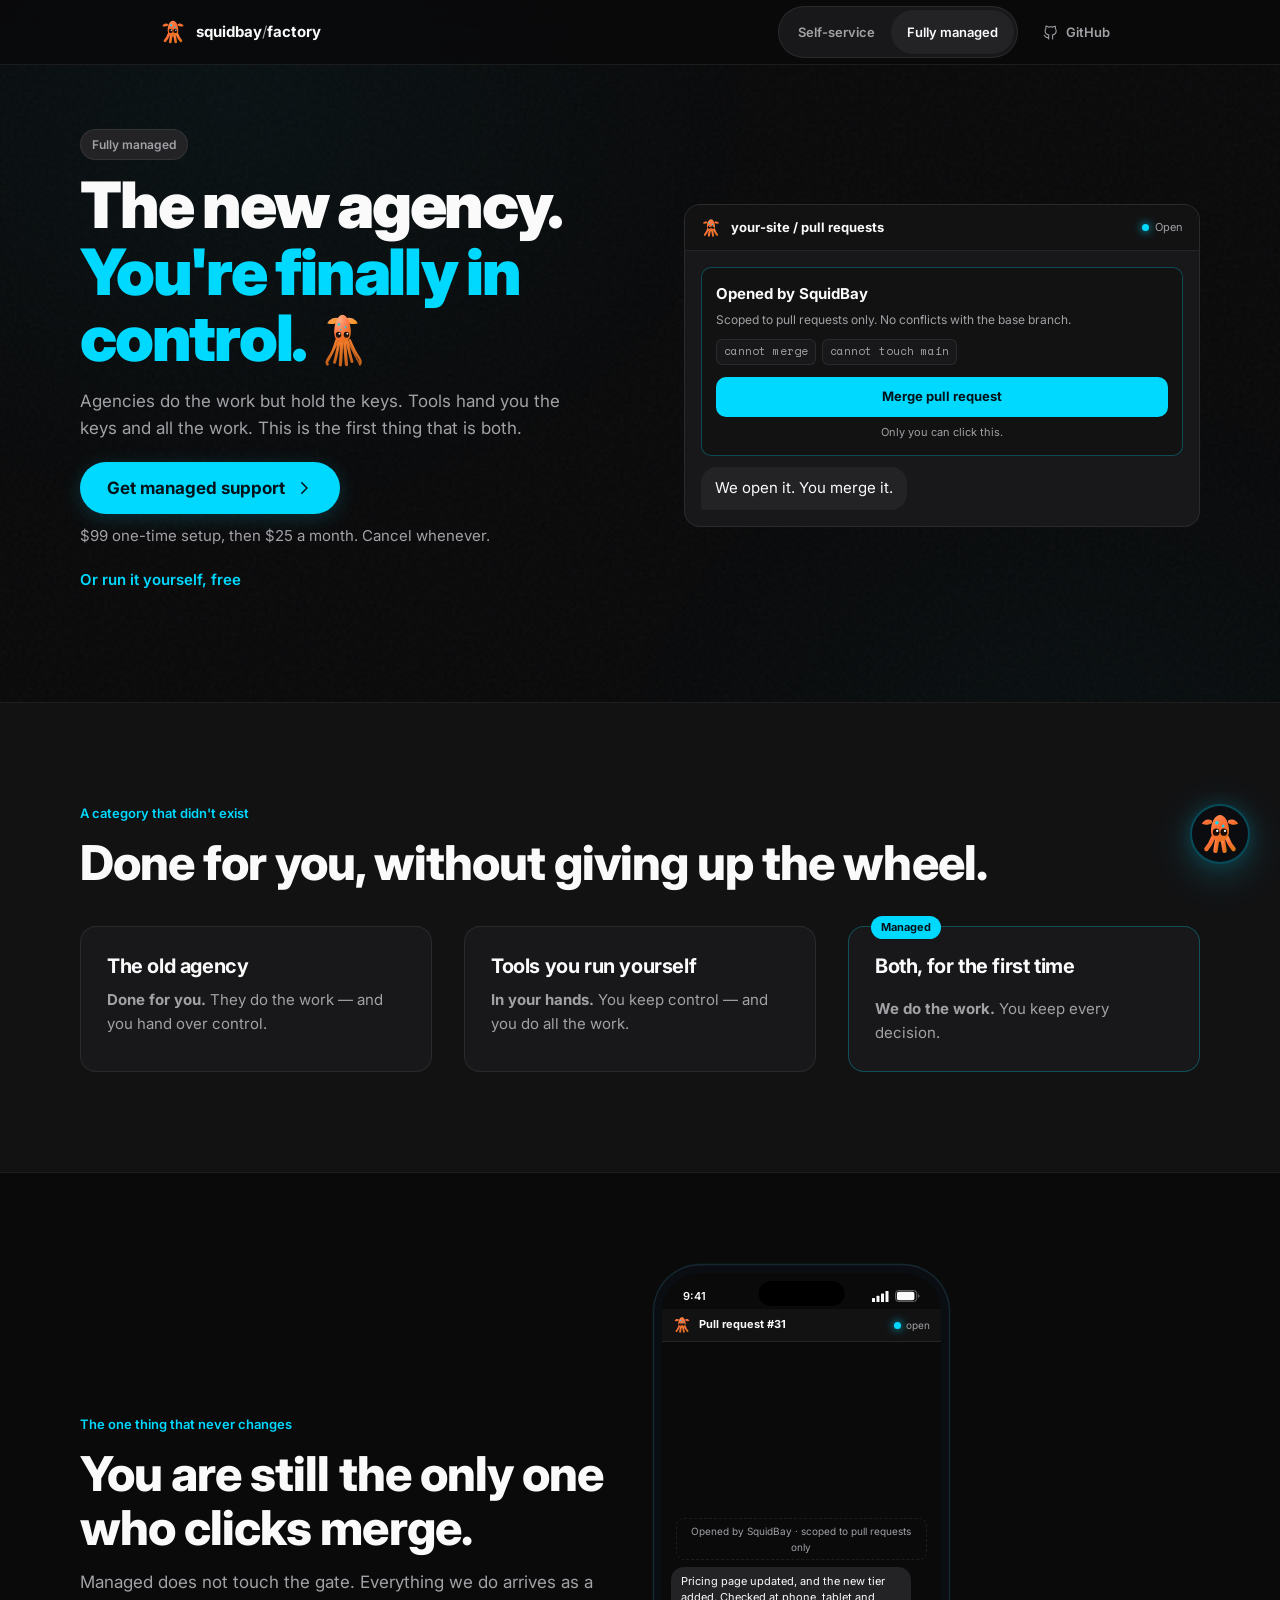
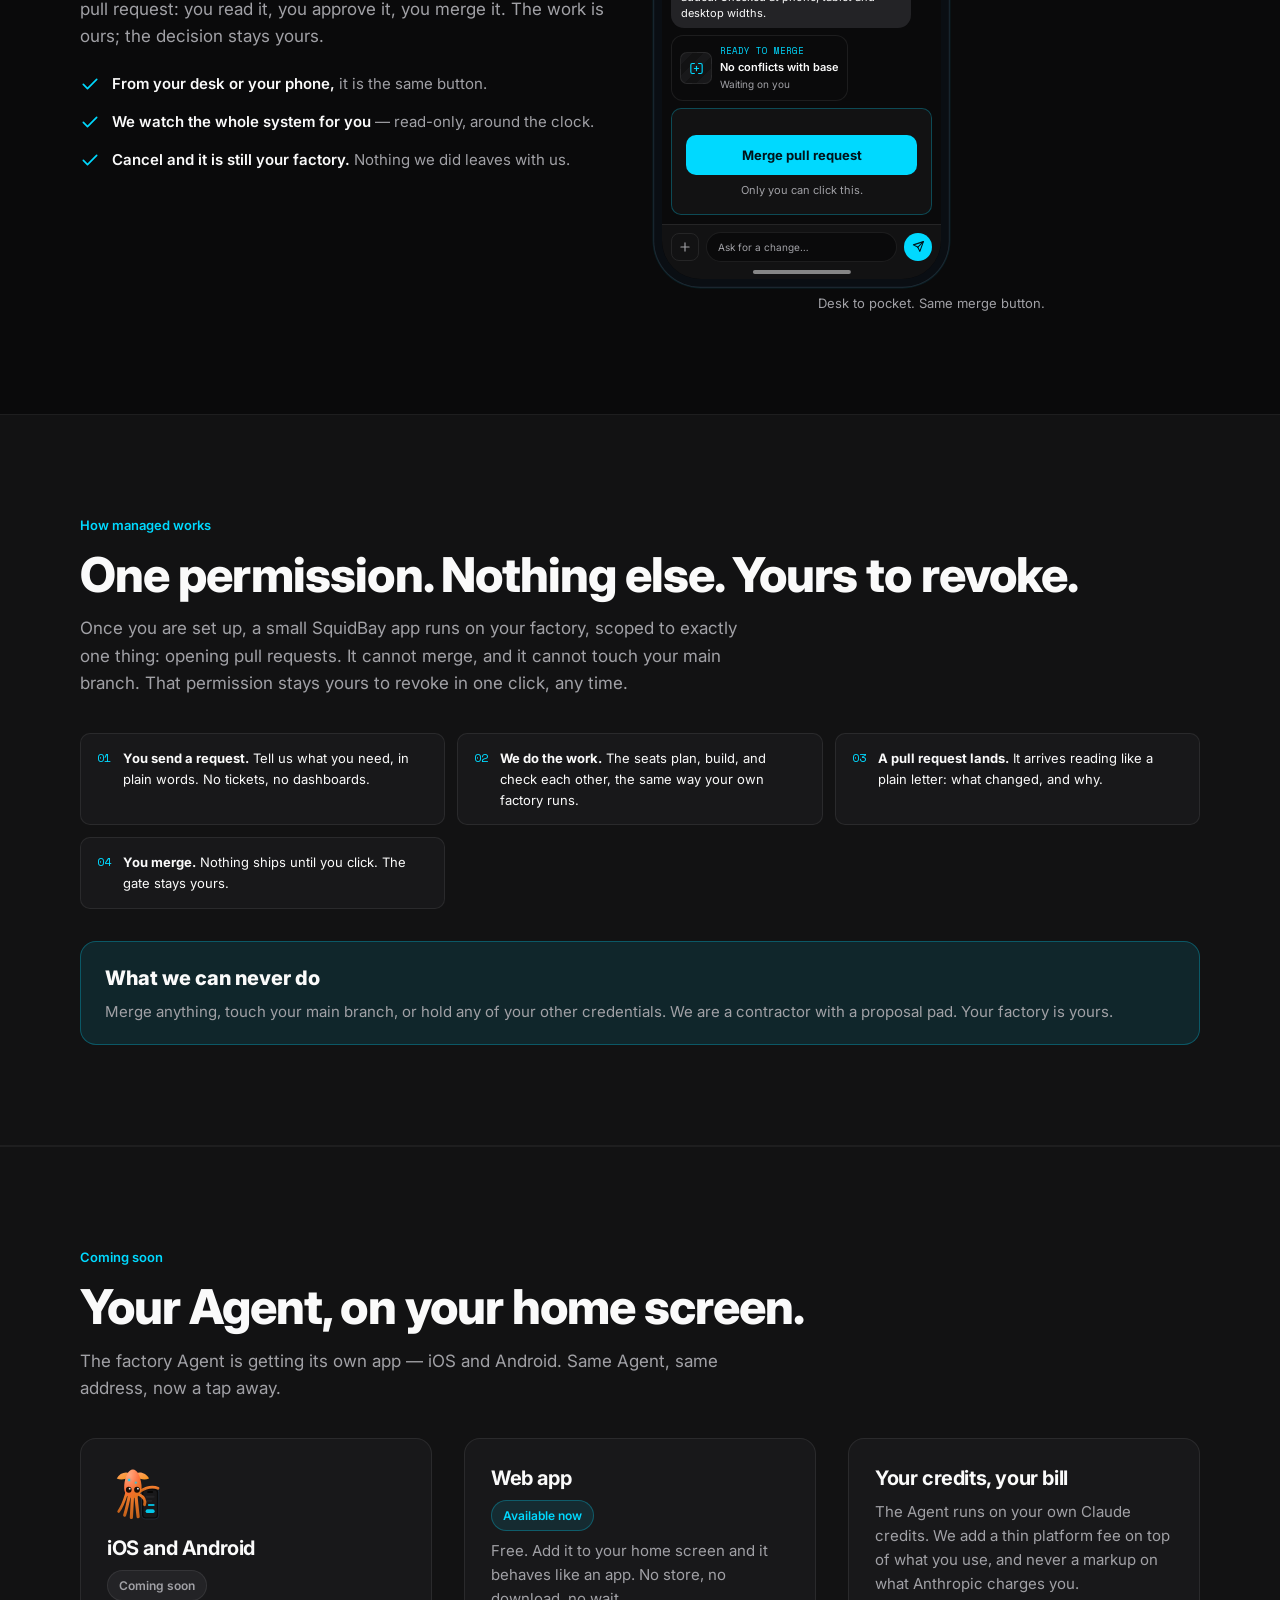
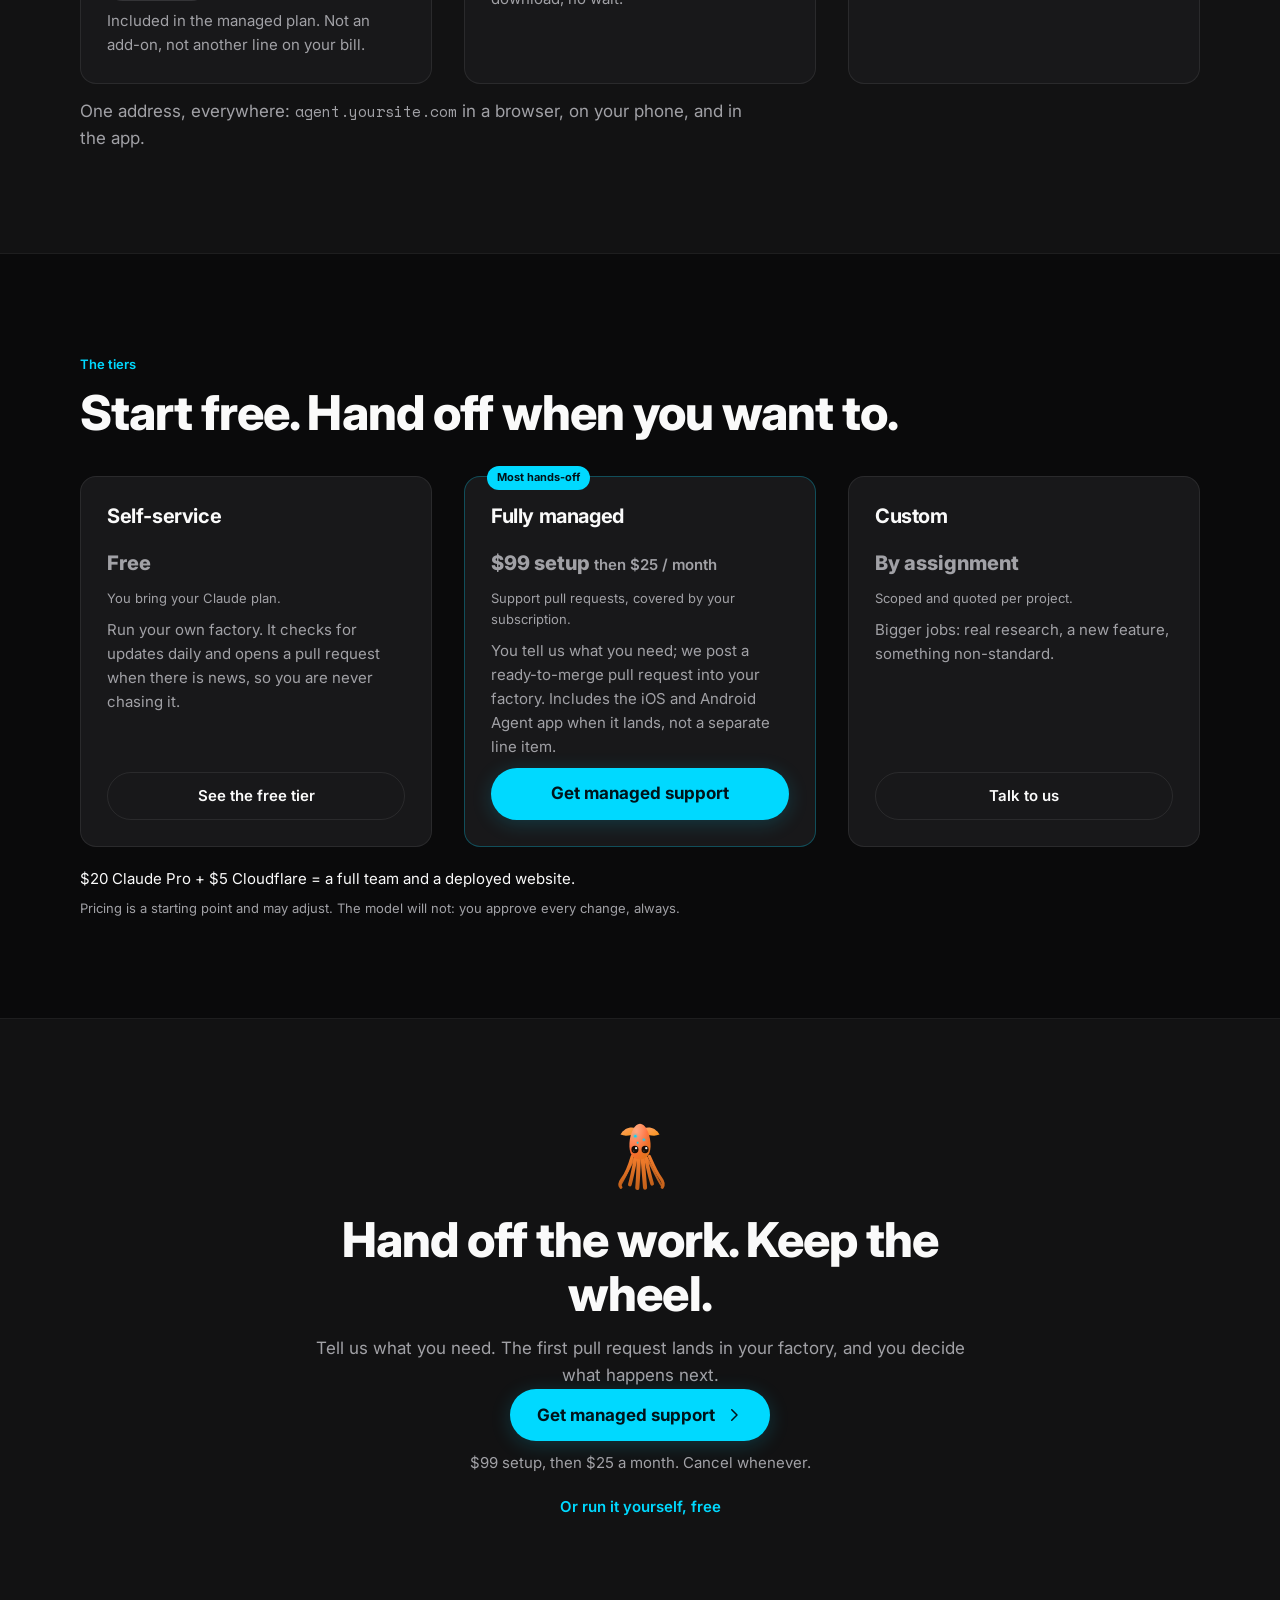
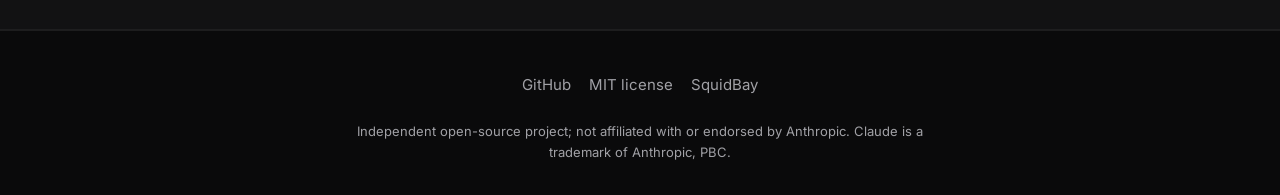
<file: managed.html>
<!DOCTYPE html>
<html lang="en">
<head>
<meta charset="utf-8">
<meta name="viewport" content="width=device-width, initial-scale=1, viewport-fit=cover">
<title>factory — fully managed. We do the work, you keep every decision.</title>
<meta name="description" content="Managed factory service: we do the work and post a ready-to-merge pull request into your factory. You still click merge. From $99 setup, then $25 a month.">
<link rel="canonical" href="https://factory.squidbay.io/managed">
<meta name="theme-color" content="#0A0A0B">
<meta name="apple-mobile-web-app-capable" content="yes">
<meta name="apple-mobile-web-app-status-bar-style" content="black-translucent">
<meta name="apple-mobile-web-app-title" content="factory">
<link rel="icon" type="image/svg+xml" href="assets/img/squid/squid-mark.svg">
<link rel="apple-touch-icon" href="assets/img/squid/squid-mark.svg">

<meta property="og:type" content="website">
<meta property="og:site_name" content="squidbay/factory">
<meta property="og:url" content="https://factory.squidbay.io/managed">
<meta property="og:title" content="Fully managed. You keep every decision.">
<meta property="og:description" content="The new agency. You're finally in control. We do the work and open the pull request; you still click merge. From $99 setup, then $25 a month.">
<meta property="og:image" content="https://factory.squidbay.io/managed-og.png?v=3">
<meta property="og:image:width" content="1200">
<meta property="og:image:height" content="630">
<meta property="og:image:alt" content="factory, fully managed: we open it, you merge it.">
<meta name="twitter:card" content="summary_large_image">
<meta name="twitter:title" content="Fully managed. You keep every decision.">
<meta name="twitter:description" content="The new agency. You're finally in control. We do the work; you still click merge.">
<meta name="twitter:image" content="https://factory.squidbay.io/managed-og.png?v=3">

<link rel="preconnect" href="https://fonts.googleapis.com">
<link rel="preconnect" href="https://fonts.gstatic.com" crossorigin>
<link href="https://fonts.googleapis.com/css2?family=Space+Mono:wght@400;700&family=Inter:wght@400;500;600;700;800;900&display=swap" rel="stylesheet">
<link rel="stylesheet" href="assets/css/factory.css">
<link rel="stylesheet" href="assets/css/squidbot.css">
</head>
<body>
<a class="skip" href="#main">Skip to content</a>

<svg width="0" height="0" style="position:absolute" aria-hidden="true" focusable="false"><defs>
  <g id="i-check"><path d="M4 12.5 9 17.5 20 6.5"/></g>
  <g id="i-chev"><path d="M9 5l7 7-7 7"/></g>
  <g id="i-gate"><rect x="4" y="10" width="16" height="10" rx="2"/><path d="M8 10V7a4 4 0 0 1 8 0v3"/></g>
  <g id="i-always"><circle cx="12" cy="12" r="9"/><path d="M12 7v5l3 2"/></g>
  <g id="i-coach"><path d="M21 15a2 2 0 0 1-2 2H7l-4 4V5a2 2 0 0 1 2-2h14a2 2 0 0 1 2 2Z"/></g>
  <g id="i-send"><path d="M21 3 10.5 13.5"/><path d="M21 3l-6.5 18-4-8-8-4Z"/></g>
  <g id="i-plus"><path d="M12 5v14"/><path d="M5 12h14"/></g>
  <g id="i-cross"><path d="M9 5H6a2 2 0 0 0-2 2v10a2 2 0 0 0 2 2h3"/><path d="M15 5h3a2 2 0 0 1 2 2v10a2 2 0 0 1-2 2h-3"/><path d="M9 12h6"/><path d="M12 9v6"/></g>
  <g id="i-gh"><path d="M9 19c-4.3 1.4-4.3-2.5-6-3m12 5v-3.5c0-1 .1-1.4-.5-2 2.8-.3 5.5-1.4 5.5-6a4.6 4.6 0 0 0-1.3-3.2 4.3 4.3 0 0 0-.1-3.2s-1-.3-3.4 1.3a11.6 11.6 0 0 0-6 0C6.8 2.7 5.8 3 5.8 3a4.3 4.3 0 0 0-.1 3.2A4.6 4.6 0 0 0 4.4 9.4c0 4.6 2.7 5.7 5.5 6-.6.6-.6 1.2-.5 2V21"/></g>
</defs></svg>

<header class="appbar">
  <div class="appbar-row">
    <a class="wordmark" href="./" aria-label="factory home">
      <img src="assets/img/squid/squid-mark.svg" alt="" width="26" height="26">
      <span>squidbay<span class="slash">/</span>factory</span>
    </a>
    <nav class="tierswitch" aria-label="Choose a tier">
      <a href="./">Self-service</a>
      <a href="managed" aria-current="page">Fully managed</a>
    </nav>
    <a class="nav-gh" href="https://github.com/squidbay/factory" aria-label="factory on GitHub">
      <svg width="17" height="17" viewBox="0 0 24 24" fill="none" stroke="currentColor" stroke-width="1.5" stroke-linecap="round" stroke-linejoin="round" aria-hidden="true"><use href="#i-gh"/></svg>
      <span>GitHub</span>
    </a>
  </div>
</header>

<main id="main">

<!-- ============================================================== hero --- -->
<section class="hero" id="overview">
  <div class="wrap">
    <div class="hero-grid">
      <div>
        <span class="chip">Fully managed</span>
        <h1>The new agency.<br><span class="accent">You're finally in control.</span><img class="squid-inline" src="assets/img/squid/squid.svg" alt="" width="56" height="70"></h1>
        <p class="sub">Agencies do the work but hold the keys. Tools hand you the keys and all the work. This is the first thing that is both.</p>
        <div class="cta-row">
          <a class="btn" href="https://github.com/squidbay/factory/issues/new?title=Managed%20support">
            Get managed support
            <svg width="18" height="18" viewBox="0 0 24 24" fill="none" stroke="currentColor" stroke-width="2" stroke-linecap="round" stroke-linejoin="round" aria-hidden="true"><use href="#i-chev"/></svg>
          </a>
          <p class="cta-note">$99 one-time setup, then $25 a month. Cancel whenever.</p>
          <a class="textlink" href="./">Or run it yourself, free</a>
        </div>
      </div>
      <div>
        <div class="mockwin">
          <div class="mockwin-head">
            <img src="assets/img/squid/squid-mark.svg" alt="" width="20" height="20">
            <span class="n">your-site / pull requests</span>
            <span class="live"><span class="dot-live"></span>Open</span>
          </div>
          <div class="mockwin-body">
            <div class="pr-card">
              <div class="t">Opened by SquidBay</div>
              <div class="d">Scoped to pull requests only. No conflicts with the base branch.</div>
              <div class="pr-meta"><span class="m">cannot merge</span><span class="m">cannot touch main</span></div>
              <div class="pr-merge">Merge pull request</div>
              <div class="pr-only">Only you can click this.</div>
            </div>
            <div class="bub bub-agent">We open it. You merge it.</div>
          </div>
        </div>
      </div>
    </div>
  </div>
</section>

<!-- =========================================================== compare --- -->
<section class="band" id="compare">
  <div class="wrap">
    <div class="sec-head">
      <span class="eyebrow">A category that didn't exist</span>
      <h2>Done for you, without giving up the wheel.</h2>
    </div>
    <div class="grid g3">
      <div class="card">
        <h3>The old agency</h3>
        <p><b>Done for you.</b> They do the work — and you hand over control.</p>
      </div>
      <div class="card">
        <h3>Tools you run yourself</h3>
        <p><b>In your hands.</b> You keep control — and you do all the work.</p>
      </div>
      <div class="card tier flag">
        <span class="ribbon">Managed</span>
        <h3>Both, for the first time</h3>
        <p><b>We do the work.</b> You keep every decision.</p>
      </div>
    </div>
  </div>
</section>

<!-- ============================================================== gate --- -->
<section id="gate">
  <div class="wrap">
    <div class="split">
      <div>
        <span class="eyebrow">The one thing that never changes</span>
        <h2>You are still the only one who clicks merge.</h2>
        <p class="lede">Managed does not touch the gate. Everything we do arrives as a pull request: you read it, you approve it, you merge it. The work is ours; the decision stays yours.</p>
        <div class="ticks">
          <div class="tick"><span class="ico"><svg width="20" height="20" viewBox="0 0 24 24" fill="none" stroke="currentColor" stroke-width="2" stroke-linecap="round" stroke-linejoin="round"><use href="#i-check"/></svg></span><span><b>From your desk or your phone,</b> it is the same button.</span></div>
          <div class="tick"><span class="ico"><svg width="20" height="20" viewBox="0 0 24 24" fill="none" stroke="currentColor" stroke-width="2" stroke-linecap="round" stroke-linejoin="round"><use href="#i-check"/></svg></span><span><b>We watch the whole system for you</b> — read-only, around the clock.</span></div>
          <div class="tick"><span class="ico"><svg width="20" height="20" viewBox="0 0 24 24" fill="none" stroke="currentColor" stroke-width="2" stroke-linecap="round" stroke-linejoin="round"><use href="#i-check"/></svg></span><span><b>Cancel and it is still your factory.</b> Nothing we did leaves with us.</span></div>
        </div>
      </div>
      <div>
        <div class="device" role="img" aria-label="A phone showing a pull request from SquidBay, waiting for you to merge it.">
          <div class="device-screen">
            <div class="device-status">
              <span>9:41</span>
              <span class="bars">
                <svg width="18" height="11" viewBox="0 0 18 11" aria-hidden="true"><rect x="0" y="7" width="3" height="4" rx=".6" fill="currentColor"/><rect x="4.5" y="4.8" width="3" height="6.2" rx=".6" fill="currentColor"/><rect x="9" y="2.4" width="3" height="8.6" rx=".6" fill="currentColor"/><rect x="13.5" y="0" width="3" height="11" rx=".6" fill="currentColor"/></svg>
                <svg width="25" height="12" viewBox="0 0 27 13" aria-hidden="true"><rect x=".5" y=".5" width="23" height="12" rx="3.5" stroke="currentColor" stroke-opacity=".4" fill="none"/><rect x="2" y="2" width="19" height="9" rx="2" fill="currentColor"/><path d="M25 4.5V8.5C25.8 8.2 26.5 7.2 26.5 6.5C26.5 5.8 25.8 4.8 25 4.5Z" fill="currentColor" fill-opacity=".4"/></svg>
              </span>
            </div>
            <div class="device-app">
              <div class="device-appbar">
                <img src="assets/img/squid/squid-mark.svg" alt="" width="18" height="18">
                <span class="who">Pull request #31</span>
                <span class="st"><span class="dot-live"></span>open</span>
              </div>
              <div class="device-thread">
                <div class="device-sys">Opened by SquidBay · scoped to pull requests only</div>
                <div class="bub bub-agent">Pricing page updated, and the new tier added. Checked at phone, tablet and desktop widths.</div>
                <div class="device-art">
                  <span class="sq"><svg width="17" height="17" viewBox="0 0 24 24" fill="none" stroke="currentColor" stroke-width="1.6" stroke-linecap="round" stroke-linejoin="round"><use href="#i-cross"/></svg></span>
                  <span class="tx">
                    <span class="k">READY TO MERGE</span>
                    <span class="n">No conflicts with base</span>
                    <span class="o">Waiting on you</span>
                  </span>
                </div>
                <div class="pr-card">
                  <div class="pr-merge">Merge pull request</div>
                  <div class="pr-only">Only you can click this.</div>
                </div>
              </div>
              <div class="device-composer">
                <span class="plus"><svg width="14" height="14" viewBox="0 0 24 24" fill="none" stroke="currentColor" stroke-width="2" stroke-linecap="round"><use href="#i-plus"/></svg></span>
                <span class="fld">Ask for a change…</span>
                <span class="send"><svg width="13" height="13" viewBox="0 0 24 24" fill="none" stroke="currentColor" stroke-width="2" stroke-linecap="round" stroke-linejoin="round"><use href="#i-send"/></svg></span>
              </div>
            </div>
          </div>
          <div class="device-island"></div>
          <div class="device-home"></div>
        </div>
        <p class="device-cap">Desk to pocket. Same merge button.</p>
      </div>
    </div>
  </div>
</section>

<!-- =============================================================== how --- -->
<section class="band" id="how">
  <div class="wrap">
    <div class="sec-head">
      <span class="eyebrow">How managed works</span>
      <h2>One permission. Nothing else. Yours to revoke.</h2>
      <p class="lede">Once you are set up, a small SquidBay app runs on your factory, scoped to exactly one thing: opening pull requests. It cannot merge, and it cannot touch your main branch. That permission stays yours to revoke in one click, any time.</p>
    </div>
    <div class="steps">
      <div class="step"><span class="n">01</span><p><b>You send a request.</b> Tell us what you need, in plain words. No tickets, no dashboards.</p></div>
      <div class="step"><span class="n">02</span><p><b>We do the work.</b> The seats plan, build, and check each other, the same way your own factory runs.</p></div>
      <div class="step"><span class="n">03</span><p><b>A pull request lands.</b> It arrives reading like a plain letter: what changed, and why.</p></div>
      <div class="step"><span class="n">04</span><p><b>You merge.</b> Nothing ships until you click. The gate stays yours.</p></div>
    </div>
    <div class="gate-band">
      <strong>What we can never do</strong>
      <p>Merge anything, touch your main branch, or hold any of your other credentials. We are a contractor with a proposal pad. Your factory is yours.</p>
    </div>
  </div>
</section>

<!-- ============================================= apps — coming soon ------ -->
<section class="appsband" id="apps">
  <div class="wrap">
    <div class="sec-head">
      <span class="eyebrow">Coming soon</span>
      <h2>Your Agent, on your home screen.</h2>
      <p class="lede">The factory Agent is getting its own app — iOS and Android. Same Agent, same address, now a tap away.</p>
    </div>
    <div class="grid g3">
      <div class="card">
        <img src="assets/img/squid/squid-apps.svg" alt="" width="60" height="60" style="margin-bottom:10px">
        <h3>iOS and Android</h3>
        <p><span class="chip">Coming soon</span></p>
        <p style="margin-top:8px">Included in the managed plan. Not an add-on, not another line on your bill.</p>
      </div>
      <div class="card">
        <h3>Web app</h3>
        <p><span class="chip on">Available now</span></p>
        <p style="margin-top:8px">Free. Add it to your home screen and it behaves like an app. No store, no download, no wait.</p>
      </div>
      <div class="card">
        <h3>Your credits, your bill</h3>
        <p>The Agent runs on your own Claude credits. We add a thin platform fee on top of what you use, and never a markup on what Anthropic charges you.</p>
      </div>
    </div>
    <p class="lede">One address, everywhere: <code class="mono small">agent.yoursite.com</code> in a browser, on your phone, and in the app.</p>
  </div>
</section>

<!-- =========================================================== pricing --- -->
<section id="pricing">
  <div class="wrap">
    <div class="sec-head">
      <span class="eyebrow">The tiers</span>
      <h2>Start free. Hand off when you want to.</h2>
    </div>
    <div class="tiers">
      <div class="card tier">
        <h3>Self-service</h3>
        <p class="price">Free</p>
        <p class="desc">You bring your Claude plan.</p>
        <p>Run your own factory. It checks for updates daily and opens a pull request when there is news, so you are never chasing it.</p>
        <a class="btn-ghost" href="./">See the free tier</a>
      </div>
      <div class="card tier flag">
        <span class="ribbon">Most hands-off</span>
        <h3>Fully managed</h3>
        <p class="price">$99 setup <em>then $25 / month</em></p>
        <p class="desc">Support pull requests, covered by your subscription.</p>
        <p>You tell us what you need; we post a ready-to-merge pull request into your factory. Includes the iOS and Android Agent app when it lands, not a separate line item.</p>
        <a class="btn" href="https://github.com/squidbay/factory/issues/new?title=Managed%20support">Get managed support</a>
      </div>
      <div class="card tier">
        <h3>Custom</h3>
        <p class="price">By assignment</p>
        <p class="desc">Scoped and quoted per project.</p>
        <p>Bigger jobs: real research, a new feature, something non-standard.</p>
        <a class="btn-ghost" href="https://github.com/squidbay/factory/issues/new?title=Custom%20project">Talk to us</a>
      </div>
    </div>
    <p class="runline">$20 Claude Pro + $5 Cloudflare = a full team and a deployed website.</p>
    <p class="honest">Pricing is a starting point and may adjust. The model will not: you approve every change, always.</p>
  </div>
</section>

<!-- ============================================================= close --- -->
<section class="closer band" id="start">
  <div class="wrap">
    <img class="squid-cta" src="assets/img/squid/squid.svg" alt="" width="78" height="98">
    <h2>Hand off the work. Keep the wheel.</h2>
    <p class="lede">Tell us what you need. The first pull request lands in your factory, and you decide what happens next.</p>
    <div class="cta-row">
      <a class="btn" href="https://github.com/squidbay/factory/issues/new?title=Managed%20support">
        Get managed support
        <svg width="18" height="18" viewBox="0 0 24 24" fill="none" stroke="currentColor" stroke-width="2" stroke-linecap="round" stroke-linejoin="round" aria-hidden="true"><use href="#i-chev"/></svg>
      </a>
      <p class="cta-note small muted">$99 setup, then $25 a month. Cancel whenever.</p>
      <a class="textlink" href="./">Or run it yourself, free</a>
    </div>
  </div>
</section>

</main>

<footer>
  <nav aria-label="Footer">
    <a href="https://github.com/squidbay/factory">GitHub</a>
    <a href="https://github.com/squidbay/factory/blob/main/LICENSE">MIT license</a>
    <a href="https://squidbay.io">SquidBay</a>
  </nav>
  <p class="legal">Independent open-source project; not affiliated with or endorsed by Anthropic. Claude is a trademark of Anthropic, PBC.</p>
</footer>

<!-- ===================================================== SquidBot ==========
     The same ported widget the self-service page carries. See index.html for
     the note on what changed from squidbay/squidbay components/chatbot.html. -->
<div class="chatbot-container">
    <div class="chatbot-label">
        <span class="chatbot-label-title">
            <img src="assets/img/squid/squid-mark.svg" alt="" width="18" height="18" style="border-radius:4px;vertical-align:middle;margin-right:4px;"> Ask SquidBot
        </span>
        <span class="chatbot-label-subtitle">Chief Squid Officer</span>
    </div>
    <button class="chatbot-btn" id="squidbotBtn" aria-label="Open SquidBot - Chief Squid Officer">
        <span class="chatbot-btn-icon"><img src="assets/img/squid/squid-mark.svg" alt="SquidBot"></span>
        <span class="chatbot-btn-text">SquidBot</span>
    </button>
</div>

<div class="chatbot-window" id="squidbotWindow">
    <div class="chatbot-header">
        <span class="chatbot-title"><img src="assets/img/squid/squid-mark.svg" alt="" width="20" height="20" style="border-radius:4px;vertical-align:middle;margin-right:4px;"> SquidBot <span style="font-size: 0.7em; opacity: 0.7;">Chief Squid Officer</span></span>
        <button class="chatbot-close" id="squidbotClose" aria-label="Close chat">&times;</button>
    </div>
    <div class="chatbot-messages" id="squidbotMessages">
    </div>
    <div class="chatbot-input-area">
        <textarea class="chatbot-input" id="squidbotInput" placeholder="Ask SquidBot anything..." rows="1"></textarea>
        <button class="chatbot-send" id="squidbotSend" aria-label="Send message">Send</button>
    </div>
</div>

<script src="assets/js/factory.js" defer></script>
<script src="assets/js/squidbot.js" defer></script>
</body>
</html>
</file>
<file: assets/css/factory.css>
/* ============================================================================
   squidbay/factory — factory.squidbay.io
   Design system + page styles for index.html and managed.html.

   The rule this whole sheet is built on: a near-hueless field, exactly one
   saturated accent in the chrome, and all the natural colour living in the
   artwork. Every neutral below is at or under 6% saturation.

   Layout rule #2, equally load-bearing: nothing scrolls sideways. Not the
   page, not a single box inside it. Every grid collapses, every grid child
   carries min-width:0, every long token wraps. The old seats carousel put
   1,953px of content in a 358px window and still passed a page-level
   overflow check — that is the bug this sheet exists to make impossible.
   ============================================================================ */

/* ---------------------------------------------------------------- fonts --- */
/* Self-hosted. The page makes zero third-party requests. */
@font-face {
  font-family: 'Figtree';
  font-style: normal;
  font-weight: 300 900;
  font-display: swap;
  src: url('../fonts/figtree-var.woff2') format('woff2');
}
@font-face {
  font-family: 'Space Mono';
  font-style: normal;
  font-weight: 400;
  font-display: swap;
  src: url('../fonts/space-mono-400.woff2') format('woff2');
}

/* --------------------------------------------------------------- tokens --- */
:root {
  /* Field — every one of these is ≤6% saturation. */
  --ink-900: #0A0A0B;   /* page */
  --ink-800: #121213;   /* raised band */
  --ink-700: #18181A;   /* card */
  --ink-600: #232326;   /* card raised, chip */
  --rule: rgba(255, 255, 255, .08);
  --rule-soft: rgba(255, 255, 255, .05);
  --text: #FAFAFA;
  --text-muted: #A1A1A6;

  /* The only saturated colour in the chrome. */
  --accent: #00D9FF;
  --accent-ink: #00131A;
  --accent-soft: rgba(0, 217, 255, .10);
  --accent-line: rgba(0, 217, 255, .28);

  /* Type */
  --font: 'Inter', -apple-system, BlinkMacSystemFont, 'Segoe UI', Roboto, Helvetica, Arial, sans-serif;
  --mono: 'Space Mono', ui-monospace, SFMono-Regular, Menlo, monospace;

  /* The whole ladder. Eight rungs per viewport, and nothing outside them. */
  --t-display: clamp(2.25rem, 5vw, 4rem); /* match squidbay.io h1 */
  --t-h2: clamp(2rem, 4.5vw, 3rem); /* match squidbay.io h2 */
  --t-h3: 20px;
  --t-body: 17px;
  --t-small: 15px;
  --t-label: 13px;
  --t-micro: 12px;
  --t-tiny: 11px;

  /* Rhythm */
  --pad-y: 100px;
  --pad-x: 80px;
  --gap: 32px;
  --wrap: 1120px;
  --radius: 16px;
  --radius-sm: 10px;
  --radius-pill: 100px;
}

/* A short desktop window (1280x720 is the common one) gets less air per
   section, so a section still fits the screen it is actually read on. */
@media (min-width: 768px) and (max-height: 800px) {
  :root { --pad-y: 68px; }
}

@media (max-width: 1023px) {
  :root {
    
    --pad-y: 88px; --pad-x: 48px; --gap: 28px;
  }
}
@media (max-width: 767px) {
  :root {
    --t-h3: 19px;
    --pad-y: 60px; --pad-x: 24px; --gap: 16px;
  }
}
/* A phone turned sideways is a 390px-tall viewport with 844px of width going
   spare. The mistake is to let the width-based breakpoints collapse
   everything to one column here — that is exactly what makes a section three
   screens tall in landscape. So: compress the rhythm, and put the columns
   BACK. Every grid override for this case lives in one block at the bottom
   of this sheet, under "landscape phone". */
@media (orientation: landscape) and (max-height: 540px) {
  :root {
    --t-h3: 15px;
    --t-body: 14px; --t-small: 13px; --t-label: 12px; --t-micro: 11px;
    --pad-y: 26px; --pad-x: 28px; --gap: 12px;
  }
}

/* ---------------------------------------------------------------- reset --- */
*, *::before, *::after { box-sizing: border-box; }
html { -webkit-text-size-adjust: 100%; }
body {
  margin: 0;
  background: var(--ink-900);
  color: var(--text);
  font-family: var(--font);
  font-size: var(--t-body);
  line-height: 1.6;
  font-weight: 400;
  -webkit-font-smoothing: antialiased;
  overflow-wrap: break-word;
}
img, svg { max-width: 100%; }
img { height: auto; display: block; }
a { color: var(--accent); text-decoration: none; }
a:hover { text-decoration: underline; }
h1, h2, h3 { margin: 0; letter-spacing: -.02em; }
p { margin: 0; }
ul { margin: 0; padding: 0; list-style: none; }
button { font: inherit; }
:focus-visible { outline: 2px solid var(--accent); outline-offset: 3px; border-radius: 4px; }

.skip {
  position: absolute; left: -9999px; top: 0; z-index: 200;
  background: var(--accent); color: var(--accent-ink);
  padding: 12px 18px; border-radius: 0 0 var(--radius-sm) 0; font-weight: 600;
}
.skip:focus { left: 0; }

/* ------------------------------------------------- field: depth + grain --- */
/* Two fixed layers, both at or under 4%. They give the page the feel of deep
   water instead of a flat dead fill, without introducing a second hue. */
body::before {
  content: ''; position: fixed; inset: 0; z-index: -2; pointer-events: none;
  background:
    radial-gradient(ellipse 900px 700px at 18% 12%, rgba(0, 217, 255, .04), transparent 60%),
    radial-gradient(ellipse 800px 700px at 84% 88%, rgba(0, 217, 255, .03), transparent 60%);
}
body::after {
  content: ''; position: fixed; inset: 0; z-index: -1; pointer-events: none;
  opacity: .035;
  background-image: url("[data-uri]");
}

/* -------------------------------------------------------------- bubbles --- */
/* Ported from squidbay/squidbay (css/styles.css .abyss-bubble) — the exact
   green->cyan abyss gradient, matched to squidbay.io branding. The spawner in
   factory.js gates itself on prefers-reduced-motion; the source did not. */
.abyss-bubbles {
  position: fixed; inset: 0; overflow: hidden;
  pointer-events: none; z-index: 0; opacity: .25;
}
.abyss-bubble {
  position: absolute; bottom: -20px; border-radius: 50%;
  background: radial-gradient(circle at 30% 30%,
    rgba(0, 255, 136, .15),
    rgba(0, 217, 255, .08) 40%,
    rgba(0, 217, 255, .03) 70%,
    transparent 100%);
  border: 1px solid rgba(0, 255, 136, .12);
  animation: bubbleRise linear forwards;
  will-change: transform;
}
/* The specular highlight is what makes them read as bubbles and not as dots. */
.abyss-bubble::after {
  content: ''; position: absolute;
  top: 20%; left: 25%; width: 30%; height: 20%;
  border-radius: 50%; background: rgba(255, 255, 255, .08);
  transform: rotate(-30deg);
}
@keyframes bubbleRise {
  0%   { transform: translateY(0) translateX(0) scale(1); opacity: 0; }
  5%   { opacity: 1; }
  50%  { transform: translateY(-50vh) translateX(var(--drift)) scale(var(--scale-end)); }
  90%  { opacity: .6; }
  100% { transform: translateY(-105vh) translateX(var(--drift-end)) scale(var(--scale-end)); opacity: 0; }
}

/* ------------------------------------------------------------ structure --- */
section { position: relative; z-index: 1; padding: var(--pad-y) var(--pad-x); }
.wrap { width: 100%; max-width: var(--wrap); margin: 0 auto; }
.band { background: var(--ink-800); border-block: 1px solid var(--rule-soft); }

.eyebrow {
  display: block; font-size: var(--t-label); font-weight: 600;
  color: var(--accent); margin-bottom: 12px;
}
h2 { font-size: var(--t-h2); font-weight: 800; line-height: 1.12; }
h3 { font-size: var(--t-h3); font-weight: 700; line-height: 1.35; }
.lede { color: var(--text-muted); max-width: 62ch; margin-top: 14px; }
.sec-head { margin-bottom: 36px; }
.muted { color: var(--text-muted); }
.small { font-size: var(--t-small); }
.mono { font-family: var(--mono); }

.card {
  background: var(--ink-700); border: 1px solid var(--rule);
  border-radius: var(--radius); padding: 26px; min-width: 0;
}
.card h3 { margin-bottom: 8px; }
.card p { color: var(--text-muted); font-size: var(--t-small); }

/* Grids — every one collapses, and every child is allowed to shrink. */
.grid { display: grid; gap: var(--gap); min-width: 0; }
.grid > * { min-width: 0; }
.g2 { grid-template-columns: repeat(2, minmax(0, 1fr)); }
.g3 { grid-template-columns: repeat(3, minmax(0, 1fr)); }
@media (max-width: 1023px) { .g3 { grid-template-columns: repeat(2, minmax(0, 1fr)); } }
@media (max-width: 767px)  { .g2, .g3 { grid-template-columns: minmax(0, 1fr); } }

.ico { color: var(--accent); display: inline-flex; flex: none; }
.ico svg { display: block; }

/* Buttons. The primary is capped so it can never eat a phone screen. */
.btn {
  display: inline-flex; align-items: center; justify-content: center; gap: 10px;
  min-height: 52px; max-height: 58px; padding: 0 26px; max-width: 340px;
  border-radius: var(--radius-pill); border: 1px solid transparent;
  background: var(--accent); color: var(--accent-ink);
  font-size: var(--t-body); font-weight: 700; text-decoration: none;
  box-shadow: 0 4px 20px rgba(0, 217, 255, .18);   /* glow permission #1 */
  transition: transform .15s ease, box-shadow .15s ease;
}
.btn:hover { text-decoration: none; transform: translateY(-1px); box-shadow: 0 6px 24px rgba(0, 217, 255, .26); }
.btn-ghost {
  display: inline-flex; align-items: center; justify-content: center; gap: 8px;
  min-height: 48px; padding: 0 22px; max-width: 340px;
  border-radius: var(--radius-pill); border: 1px solid var(--rule);
  background: transparent; color: var(--text); font-size: var(--t-small);
  font-weight: 600; text-decoration: none; transition: border-color .15s ease;
}
.btn-ghost:hover { border-color: var(--accent-line); text-decoration: none; }
.textlink { display: inline-flex; align-items: center; min-height: 44px; font-size: var(--t-small); font-weight: 600; }
@media (max-width: 767px) {
  .btn { width: 100%; max-width: 100%; max-height: 56px; }
}

.chip {
  display: inline-flex; align-items: center; gap: 6px;
  padding: 5px 11px; border-radius: var(--radius-pill);
  background: var(--ink-600); border: 1px solid var(--rule);
  font-size: var(--t-micro); font-weight: 600; color: var(--text-muted);
}
.chip.on { background: var(--accent-soft); border-color: var(--accent-line); color: var(--accent); }

/* ============================================================ §0 chrome === */
.appbar {
  position: sticky; top: 0; z-index: 60;
  background: rgba(10, 10, 11, .88);
  -webkit-backdrop-filter: blur(14px); backdrop-filter: blur(14px);
  border-bottom: 1px solid var(--rule);
}
.appbar-row {
  max-width: var(--wrap); margin: 0 auto; min-height: 64px;
  padding: 0 var(--pad-x); display: flex; align-items: center; gap: 14px;
}
.wordmark {
  display: inline-flex; align-items: center; gap: 10px; min-height: 44px;
  color: var(--text); font-weight: 700; font-size: var(--t-small); text-decoration: none;
}
.wordmark:hover { text-decoration: none; }
.wordmark .slash { color: var(--text-muted); font-weight: 400; }
.wordmark svg { width: 26px; height: 26px; flex: none; }
.tierswitch {
  margin-left: auto; display: inline-flex; padding: 3px;
  background: var(--ink-700); border: 1px solid var(--rule); border-radius: var(--radius-pill);
}
.tierswitch a {
  display: inline-flex; align-items: center; justify-content: center;
  min-height: 44px; padding: 0 16px; border-radius: var(--radius-pill);
  font-size: var(--t-label); font-weight: 600; color: var(--text-muted);
  text-decoration: none; white-space: nowrap;
}
.tierswitch a[aria-current="page"] { background: var(--ink-600); color: var(--text); }
.tierswitch a:hover { text-decoration: none; color: var(--text); }
.nav-gh {
  display: inline-flex; align-items: center; justify-content: center; gap: 7px;
  min-height: 44px; min-width: 44px; padding: 0 10px;
  color: var(--text-muted); font-size: var(--t-label); font-weight: 600; text-decoration: none;
}
.nav-gh:hover { color: var(--text); text-decoration: none; }
@media (max-width: 767px) {
  .appbar-row { flex-wrap: wrap; padding: 6px var(--pad-x) 8px; row-gap: 2px; }
  .tierswitch { order: 3; width: 100%; margin-left: 0; }
  .tierswitch a { flex: 1; min-height: 44px; }
  .nav-gh { margin-left: auto; }
}

footer {
  position: relative; z-index: 1;
  padding: 32px var(--pad-x); border-top: 1px solid var(--rule);
  color: var(--text-muted); font-size: var(--t-small);
  display: flex; flex-direction: column; gap: 14px; align-items: center; text-align: center;
}
footer nav { display: flex; gap: 18px; flex-wrap: wrap; justify-content: center; }
footer nav a {
  color: var(--text-muted); text-decoration: none;
  display: inline-flex; align-items: center; justify-content: center;
  min-height: 44px; min-width: 44px;   /* "GitHub" is 42px wide at 13px type */
}
footer nav a:hover { color: var(--accent); }
footer .legal { font-size: var(--t-label); max-width: 72ch; line-height: 1.6; }

/* ============================================================== §1 hero === */
.hero { padding-top: 64px; }
.hero-grid {
  display: grid; gap: 44px; align-items: center;
  grid-template-columns: minmax(0, 52fr) minmax(0, 48fr);
}
@media (max-width: 1023px) { .hero-grid { grid-template-columns: minmax(0, 1fr); gap: 30px; } }
.hero h1 {
  font-size: var(--t-display); font-weight: 900; line-height: 1.04;
  letter-spacing: -.035em; margin: 12px 0 0;
}
.hero h1 .accent { color: var(--accent); }
.squid-inline {
  display: inline-block; vertical-align: -.16em; width: .95em; height: .95em;
  margin-left: .1em; animation: idle 1.8s ease-in-out infinite;
}
.hero .sub { color: var(--text-muted); margin-top: 16px; max-width: 46ch; }
.hero .cta-row { margin-top: 20px; display: flex; flex-direction: column; align-items: flex-start; gap: 10px; }
.hero .cta-note { font-size: var(--t-small); color: var(--text-muted); }

@keyframes idle {
  0%, 100% { transform: translateY(0); }
  50%      { transform: translateY(-5px); }
}

/* The hero chat mock. A mock, not a control — its input is aria-hidden and
   unfocusable so it can never be mistaken for the real widget. */
.mockwin {
  background: var(--ink-700); border: 1px solid var(--rule);
  border-radius: var(--radius); overflow: hidden; min-width: 0;
}
.mockwin-head {
  display: flex; align-items: center; gap: 10px;
  padding: 12px 16px; border-bottom: 1px solid var(--rule); background: var(--ink-800);
}
.mockwin-head svg { width: 20px; height: 20px; flex: none; }
.mockwin-head .n { font-size: var(--t-label); font-weight: 700; }
.mockwin-head .live {
  margin-left: auto; display: inline-flex; align-items: center; gap: 6px;
  font-size: var(--t-tiny); color: var(--text-muted);
}
.dot-live {
  width: 7px; height: 7px; border-radius: 50%; background: var(--accent);
  box-shadow: 0 0 8px var(--accent);        /* glow permission #3 */
  animation: pulse 2s ease-in-out infinite;
}
@keyframes pulse { 0%, 100% { opacity: 1; } 50% { opacity: .35; } }

.mockwin-body { padding: 16px; display: flex; flex-direction: column; gap: 11px; min-height: 236px; }
@media (orientation: landscape) and (max-height: 540px) { .mockwin-body { min-height: 0; padding: 10px; gap: 8px; } }
.bub { max-width: 90%; padding: 10px 14px; border-radius: 16px; font-size: var(--t-small); line-height: 1.5; }
.bub-user { align-self: flex-end; background: var(--accent); color: var(--accent-ink); border-bottom-right-radius: 4px; font-weight: 500; }
.bub-agent { align-self: flex-start; background: var(--ink-600); color: var(--text); border-bottom-left-radius: 4px; }
.pr-card {
  border: 1px solid var(--accent-line); border-radius: var(--radius-sm);
  background: var(--ink-800); padding: 14px; min-width: 0;
}
.pr-card .t { font-size: var(--t-small); font-weight: 700; }
.pr-card .d { font-size: var(--t-micro); color: var(--text-muted); margin-top: 4px; }
.pr-meta { display: flex; flex-wrap: wrap; gap: 6px; margin-top: 10px; }
.pr-meta .m {
  font-family: var(--mono); font-size: var(--t-tiny); color: var(--text-muted);
  background: var(--ink-700); border: 1px solid var(--rule); border-radius: 6px; padding: 3px 7px;
}
.pr-merge {
  margin-top: 12px; display: flex; align-items: center; justify-content: center;
  min-height: 40px; border-radius: var(--radius-sm);
  background: var(--accent); color: var(--accent-ink); font-size: var(--t-label); font-weight: 700;
}
.pr-only { margin-top: 7px; font-size: var(--t-tiny); color: var(--text-muted); text-align: center; }
.mockwin-foot {
  display: flex; align-items: center; gap: 10px;
  padding: 12px 16px; border-top: 1px solid var(--rule); background: var(--ink-800);
}
.mockwin-foot .fake {
  flex: 1; min-width: 0; padding: 10px 14px; border-radius: var(--radius-pill);
  background: var(--ink-900); border: 1px solid var(--rule);
  color: var(--text-muted); font-size: var(--t-label);
  white-space: nowrap; overflow: hidden; text-overflow: ellipsis;
}
.mockwin-foot .sendico { color: var(--text-muted); display: inline-flex; flex: none; }

.demo-tabs { display: flex; flex-wrap: wrap; gap: 8px; margin-top: 14px; }
.demo-tab {
  min-height: 44px; padding: 0 15px; border-radius: var(--radius-pill);
  background: transparent; border: 1px solid var(--rule); color: var(--text-muted);
  font-size: var(--t-label); font-weight: 600; cursor: pointer;
  transition: border-color .15s ease, color .15s ease;
}
.demo-tab[aria-selected="true"] { border-color: var(--accent-line); color: var(--accent); background: var(--accent-soft); }

/* ======================================================= §2 proof points === */
.proof { display: grid; gap: var(--gap); grid-template-columns: repeat(3, minmax(0, 1fr)); }
@media (min-width: 1024px) {
  .proof { grid-template-columns: repeat(6, minmax(0, 1fr)); }
  .proof > * { grid-column: span 2; }
  .proof > :nth-child(4) { grid-column: 2 / span 2; }
  .proof > :nth-child(5) { grid-column: 4 / span 2; }
}
@media (max-width: 1023px) { .proof { grid-template-columns: repeat(2, minmax(0, 1fr)); } }
@media (max-width: 767px)  { .proof { grid-template-columns: minmax(0, 1fr); gap: 10px; } }
.proof .card { padding: 22px; }
.proof .ico { margin-bottom: 10px; }
@media (max-width: 767px) {
  .proof .card { display: grid; grid-template-columns: auto minmax(0, 1fr); gap: 2px 12px; padding: 13px 15px; }
  .proof .ico { grid-row: span 2; margin: 2px 0 0; }
  .proof .card h3 { margin-bottom: 0; }
  .proof .card p { font-size: var(--t-label); }
}

/* ==================================================== §3 the demo phone === */
.phone-sec-grid {
  display: grid; gap: 48px; align-items: center;
  grid-template-columns: minmax(0, 1fr) auto;
}
@media (max-width: 1023px) { .phone-sec-grid { grid-template-columns: minmax(0, 1fr); justify-items: center; gap: 28px; } }
.ticks { display: flex; flex-direction: column; gap: 14px; margin-top: 22px; }
.tick { display: flex; gap: 12px; align-items: flex-start; font-size: var(--t-small); color: var(--text-muted); }
.tick .ico { margin-top: 2px; }
.tick b { color: var(--text); font-weight: 600; }

/* The device shell, carried over from the SquidBay chat mock: a 392×852
   frame at 54px radius, stacked bezel rings, dynamic island, home indicator.
   Everything is expressed against --dw so the whole phone scales as one. */
.device {
  --dw: min(300px, 31vh);
  width: var(--dw); flex: none; position: relative;
  aspect-ratio: 392 / 852;
  border-radius: calc(var(--dw) * .138);
  background: #05080d;
  box-shadow:
    0 0 0 calc(var(--dw) * .028) #0a0e13,
    0 0 0 calc(var(--dw) * .031) #202a35,
    0 0 0 calc(var(--dw) * .034) rgba(0, 217, 255, .10);
}
@media (max-width: 767px) { .device { --dw: min(228px, 44vh); } }
@media (max-width: 400px) { .device { --dw: min(212px, 44vh); } }
@media (orientation: landscape) and (max-height: 540px) { .device { --dw: min(148px, 58vh); } }
.device-screen {
  position: absolute; inset: 0; border-radius: inherit; overflow: hidden;
  background: var(--ink-900); display: flex; flex-direction: column;
}
.device-island {
  position: absolute; top: calc(var(--dw) * .031); left: 50%; transform: translateX(-50%);
  width: calc(var(--dw) * .311); height: calc(var(--dw) * .089);
  background: #000; border-radius: var(--radius-pill); z-index: 8;
}
.device-home {
  position: absolute; bottom: calc(var(--dw) * .018); left: 50%; transform: translateX(-50%);
  width: calc(var(--dw) * .352); height: 4px; border-radius: var(--radius-pill);
  background: rgba(250, 250, 250, .5); z-index: 8; pointer-events: none;
}
.device-status {
  flex: none; height: calc(var(--dw) * .13); display: flex; align-items: center;
  justify-content: space-between; padding: calc(var(--dw) * .04) calc(var(--dw) * .077) 0;
  font-size: var(--t-tiny); font-weight: 600;
}
.device-status .bars { display: inline-flex; align-items: center; gap: 5px; color: var(--text); }
.device-app { flex: 1; min-height: 0; display: flex; flex-direction: column; }
.device-appbar {
  flex: none; display: flex; align-items: center; gap: 8px;
  padding: 7px 11px; border-bottom: 1px solid var(--rule); background: var(--ink-800);
}
.device-appbar svg { width: 18px; height: 18px; flex: none; }
.device-appbar .who { font-size: var(--t-tiny); font-weight: 700; }
.device-appbar .st { margin-left: auto; display: inline-flex; align-items: center; gap: 5px; font-size: 10px; color: var(--text-muted); }
/* The thread is played back and scrolled by factory.js. flex-end would pin the
   top of an overflowing column out of scroll reach, so the bottom alignment is
   done with an auto margin on the first child instead — short threads still
   sit on the composer, long ones still scroll to the newest message. */
.device-thread {
  flex: 1; min-height: 0; overflow: hidden;
  padding: 9px; display: flex; flex-direction: column; gap: 7px; justify-content: flex-start;
}
.device-thread > :first-child { margin-top: auto; }
/* Without this the messages flex-SHRINK to fit instead of overflowing, so
   scrollHeight never exceeds the box and the thread silently stops scrolling —
   it just squashes. Measured: 9 messages, scrollHeight stuck at 424. */
.device-thread > * { flex: none; }
.device-day { align-self: center; font-size: 10px; color: var(--text-muted); padding: 2px 0 4px; }
.device-thread .bub { max-width: 92%; padding: 7px 10px; border-radius: 13px; font-size: var(--t-tiny); line-height: 1.42; }
.device-sys {
  align-self: center; text-align: center; font-size: 10px; color: var(--text-muted);
  border: 1px dashed var(--rule); border-radius: 8px; padding: 4px 8px; max-width: 96%;
}
.device-art {
  align-self: flex-start; max-width: 94%; display: flex; align-items: center; gap: 8px;
  padding: 8px; background: var(--ink-900); border: 1px solid var(--rule); border-radius: 12px; min-width: 0;
}
.device-art .sq {
  width: 32px; height: 32px; flex: none; border-radius: 7px;
  display: flex; align-items: center; justify-content: center; color: var(--accent);
  background: repeating-linear-gradient(135deg, var(--ink-700) 0 8px, var(--ink-800) 8px 16px);
  border: 1px solid var(--rule);
}
.device-art .tx { min-width: 0; }
.device-art .k { display: block; font-family: var(--mono); font-size: 9px; color: var(--accent); }
.device-art .n { display: block; font-size: 11px; font-weight: 600; white-space: nowrap; overflow: hidden; text-overflow: ellipsis; }
.device-art .o { display: block; font-size: 10px; color: var(--text-muted); }
.device-typing {
  align-self: flex-start; display: flex; gap: 4px; padding: 8px 11px;
  background: var(--ink-600); border-radius: 13px; border-bottom-left-radius: 4px;
}
.device-typing i { width: 5px; height: 5px; border-radius: 50%; background: var(--text-muted); animation: typedot 1.4s infinite; }
.device-typing i:nth-child(2) { animation-delay: .2s; }
.device-typing i:nth-child(3) { animation-delay: .4s; }
@keyframes typedot { 0%, 60%, 100% { transform: translateY(0); opacity: .4; } 30% { transform: translateY(-4px); opacity: 1; } }
.device-quick { flex: none; display: flex; flex-wrap: wrap; gap: 5px; padding: 0 9px 5px; }
.device-quick span {
  border: 1px solid var(--rule); border-radius: var(--radius-pill);
  padding: 3px 9px; font-size: 10px; color: var(--text-muted);
}
.device-composer {
  flex: none; display: flex; align-items: center; gap: 7px;
  padding: 7px 9px calc(var(--dw) * .062); border-top: 1px solid var(--rule); background: var(--ink-800);
}
.device-composer .plus,
.device-composer .send {
  width: 28px; height: 28px; flex: none; display: flex; align-items: center;
  justify-content: center; border-radius: 8px; border: 1px solid var(--rule); color: var(--text-muted);
}
.device-composer .send { border: none; border-radius: 50%; background: var(--accent); color: var(--accent-ink); }
.device-composer .fld {
  flex: 1; min-width: 0; padding: 6px 11px; border-radius: var(--radius-pill);
  background: var(--ink-900); border: 1px solid var(--rule);
  font-size: 10px; color: var(--text-muted);
  white-space: nowrap; overflow: hidden; text-overflow: ellipsis;
}
.device-cap { margin-top: 14px; text-align: center; font-size: var(--t-label); color: var(--text-muted); }

/* ============================================================= §4 seats === */
/* No carousel. No overflow-x. A grid that collapses to compact rows. */
.seats { display: grid; gap: 14px; grid-template-columns: repeat(3, minmax(0, 1fr)); }
@media (max-width: 1023px) { .seats { grid-template-columns: repeat(2, minmax(0, 1fr)); } }
@media (max-width: 767px)  { .seats { grid-template-columns: minmax(0, 1fr); gap: 8px; } }
.seat {
  background: var(--ink-700); border: 1px solid var(--rule); border-radius: var(--radius);
  padding: 20px; min-width: 0;
}
.seat-top { display: flex; align-items: center; gap: 9px; flex-wrap: wrap; }
.seat p { margin-top: 9px; font-size: var(--t-small); color: var(--text-muted); }
@media (max-width: 767px) {
  /* Compact rows on a phone so six seats still fit inside one screen. */
  .seat { display: grid; grid-template-columns: auto minmax(0, 1fr); gap: 2px 11px; padding: 10px 13px; align-items: start; }
  .seat > .ico { grid-row: span 2; margin-top: 2px; }
  .seat-top { grid-column: 2; }
  .seat p { grid-column: 2; margin-top: 1px; font-size: var(--t-label); line-height: 1.45; }
  .seats { gap: 6px; }
  .gate-band { padding: 13px 15px; margin-top: 12px; }
  .gate-band strong { font-size: var(--t-small); }
  .gate-band p { margin-top: 3px; font-size: var(--t-label); line-height: 1.45; }
}
.gate-band {
  margin-top: var(--gap); padding: 20px 24px;
  border: 1px solid var(--accent-line); border-radius: var(--radius); background: var(--accent-soft);
}
.gate-band strong { display: block; font-size: var(--t-h3); font-weight: 800; }
.gate-band p { margin-top: 6px; color: var(--text-muted); font-size: var(--t-small); }

/* ========================================================== §5 the agent == */
.split {
  display: grid; gap: 44px; align-items: center;
  grid-template-columns: minmax(0, 1fr) minmax(0, 1fr);
}
@media (max-width: 1023px) { .split { grid-template-columns: minmax(0, 1fr); gap: 28px; } }
.split p + p { margin-top: 13px; }
.addr {
  display: inline-flex; align-items: center; gap: 8px; margin-top: 16px; max-width: 100%;
  padding: 9px 14px; border-radius: var(--radius-sm);
  background: var(--ink-800); border: 1px solid var(--rule);
  font-size: var(--t-label); color: var(--text-muted); flex-wrap: wrap;
}
.addr code { font-family: var(--mono); font-size: var(--t-micro); color: var(--accent); }
.portrait { display: flex; justify-content: center; min-width: 0; }
.portrait svg, .portrait img { width: min(100%, 330px, 46vh); height: auto; }
@media (orientation: landscape) and (max-height: 540px) { .portrait svg, .portrait img { width: min(100%, 176px); } }

/* The Agent's section is an explicit grid rather than the generic .split,
   because the upsell has to be able to move: under the prose on a desk,
   beside it on a sideways phone where the vertical budget is 390px. Named
   areas make that a one-line change per breakpoint instead of a reflow. */
.agent-split {
  grid-template-columns: minmax(0, 1fr) minmax(0, 1fr);
  grid-template-areas: "copy portrait" "upsell portrait";
  align-content: center;
}
.agent-copy { grid-area: copy; }
.agent-split .upsell { grid-area: upsell; }
.agent-split .portrait { grid-area: portrait; }
@media (max-width: 1023px) {
  .agent-split { grid-template-columns: minmax(0, 1fr); grid-template-areas: "portrait" "copy" "upsell"; }
}

/* The managed upsell. It lives in the Agent's section and nowhere else — the
   two things we do for you, and one quiet way through to the managed page. */
.upsell {
  margin-top: 20px; padding: 18px 20px;
  border: 1px solid var(--accent-line); border-radius: var(--radius);
  background: var(--accent-soft);
}
.upsell .k { display: block; font-size: var(--t-label); font-weight: 700; color: var(--accent); }
.upsell-row {
  display: flex; gap: 11px; align-items: flex-start; margin-top: 11px;
  font-size: var(--t-small); color: var(--text-muted);
}
.upsell-row b { color: var(--text); font-weight: 600; }
.upsell-row .ico { margin-top: 2px; }
.upsell .btn-ghost { margin-top: 15px; }
@media (max-width: 767px) {
  .upsell { margin-top: 14px; padding: 13px 15px; }
  .upsell-row { margin-top: 8px; font-size: var(--t-label); line-height: 1.45; }
  .upsell .btn-ghost { margin-top: 11px; width: 100%; max-width: 100%; }
}
@media (orientation: landscape) and (max-height: 540px) {
  .upsell { margin-top: 12px; padding: 11px 13px; }
  .upsell-row { margin-top: 7px; font-size: var(--t-micro); }
  .upsell .btn-ghost { margin-top: 9px; min-height: 44px; }
}

/* ============================================== §7 feel it yourself ======
   The two standalone mocks, live in an iframe rather than pictured. Each mock
   is authored for a fixed viewport (a phone, a desk), so the frame keeps that
   viewport and factory.js scales the whole thing down to whatever room the
   column has. Nothing inside the mock ever learns it was resized. */
/* Copy left, live app right — the same split the demo phone and the Agent use,
   so this section fills its width instead of leaving a screen of dead air
   beside a centred phone. Stacks below 768. */
.feel-grid {
  display: grid; gap: 44px; align-items: center;
  grid-template-columns: minmax(0, 44fr) minmax(0, 56fr);
}
@media (max-width: 767px) { .feel-grid { grid-template-columns: minmax(0, 1fr); gap: 18px; } }
.feel-cap { margin-top: 18px; text-align: left; }
@media (max-width: 767px) { .feel-cap { margin-top: 0; font-size: var(--t-micro); } }
.feel-tabs { display: flex; gap: 8px; margin-bottom: 18px; flex-wrap: wrap; }
.feel-tab {
  min-height: 44px; padding: 0 17px; border-radius: var(--radius-pill);
  background: transparent; border: 1px solid var(--rule); color: var(--text-muted);
  font-size: var(--t-label); font-weight: 600; cursor: pointer;
  transition: border-color .15s ease, color .15s ease;
}
.feel-tab[aria-selected="true"] { border-color: var(--accent-line); color: var(--accent); background: var(--accent-soft); }
.feel-stage { display: flex; justify-content: center; }
.feel-pane { width: 100%; display: flex; justify-content: center; }
.feel-pane[hidden] { display: none; }
.feel-fit {
  position: relative; overflow: hidden; margin: 0 auto; max-width: 100%;
  border-radius: var(--radius); background: var(--ink-900);
}
.feel-fit-desktop { border: 1px solid var(--rule); }
.feel-fit iframe {
  border: 0; display: block; transform-origin: top left;
  /* width/height/transform are set by factory.js from the frame's own
     data-vw / data-vh, so the mock always renders at its authored size. */
}

/* ========================================== §11 apps — the store badges ==
   Not links and not the stores' own artwork: there is nothing to download
   yet. They read as badges, they are named honestly, and they go live the day
   the listings do. */
.apps-grid {
  display: grid; gap: 44px; align-items: center;
  grid-template-columns: minmax(0, 1fr) minmax(0, 360px);
}
@media (max-width: 1023px) { .apps-grid { grid-template-columns: minmax(0, 1fr); gap: 24px; } }
@media (max-width: 1023px) { .apps-grid .portrait { order: -1; } }
.stores { display: flex; flex-wrap: wrap; gap: 12px; margin-top: 22px; }
.store {
  display: inline-flex; align-items: center; gap: 12px;
  min-height: 56px; padding: 0 20px; border-radius: var(--radius-sm);
  background: var(--ink-700); border: 1px solid var(--rule); color: var(--text-muted);
}
.store .glyph { display: inline-flex; flex: none; color: var(--text-muted); }
.store .tx { display: flex; flex-direction: column; line-height: 1.2; min-width: 0; }
.store .k { font-size: var(--t-tiny); }
.store .n { font-size: var(--t-h3); font-weight: 700; color: var(--text); letter-spacing: -.01em; }
@media (max-width: 480px) { .stores { flex-direction: column; } .store { width: 100%; } }
@media (orientation: landscape) and (max-height: 540px) {
  .apps-grid { grid-template-columns: minmax(0, 1fr) minmax(0, 220px); gap: 24px; }
  .apps-grid .portrait { order: 0; }
  .stores { margin-top: 12px; gap: 8px; }
  .store { min-height: 44px; padding: 0 13px; gap: 9px; }
  .store .n { font-size: var(--t-small); }
}

/* ================================================= the factory scene =====
   Restored from the pre-#101 pages. Four diegetic animations and one squid
   slot; see the comment beside the markup in index.html for the swap
   contract Designer works to. */
.floor { margin: 0 0 8px; }
.floor figcaption { margin-top: 10px; text-align: center; font-size: var(--t-label); color: var(--text-muted); }
/* The scene is 900x460, so its height is its width / 1.957. Capping the width
   against the viewport height is what keeps the closer inside one screen —
   without it the scene alone ate 1.6 screens on a sideways phone. */
.factory-scene { position: relative; width: 100%; max-width: min(780px, 62vh); margin: 0 auto; }
.factory-scene svg { display: block; width: 100%; height: auto; overflow: visible; }
/* THE SQUID SLOT. A fixed box on the ground line beside the door. Designer
   replaces the <img> inside it; these numbers do not need to change. */
.scene-squid {
  position: absolute; left: 13%; bottom: 8.4%; width: 15%; height: 33%;
  display: flex; align-items: flex-end; justify-content: center; pointer-events: none;
}
.scene-squid img { width: auto; height: 100%; max-width: 100%; object-fit: contain; animation: idle 1.8s ease-in-out infinite; }
@keyframes f-smoke { 0% { transform: translate(0, 0) scale(0.55); opacity: 0; } 12% { opacity: 0.4; } 70% { opacity: 0.22; } 100% { transform: translate(28px, -150px) scale(1.7); opacity: 0; } }
@keyframes f-spark { 0% { transform: translate(0, 0); opacity: 0; } 15% { opacity: 0.9; } 100% { transform: translate(18px, -180px); opacity: 0; } }
@keyframes f-cube  { 0% { transform: translateX(0); opacity: 0; } 10% { opacity: 1; } 90% { opacity: 1; } 100% { transform: translateX(206px); opacity: 0; } }
@keyframes f-window { 0%, 90%, 100% { opacity: 0.95; } 95% { opacity: 0.7; } }
@media (max-width: 767px) { .floor { margin-bottom: 4px; } .floor figcaption { margin-top: 7px; font-size: var(--t-micro); } }
@media (orientation: landscape) and (max-height: 540px) {
  .factory-scene { max-width: min(420px, 44vh); }
  .floor { margin-bottom: 2px; }
  .floor figcaption { margin-top: 4px; font-size: var(--t-micro); }
}

/* =============================================== §6 connector constellation */
.constellation { position: relative; width: 100%; max-width: min(540px, 54vh); margin: 0 auto; aspect-ratio: 1 / 1; }
.constellation .ring { position: absolute; inset: 12.1%; border: 1px solid var(--rule); border-radius: 50%; }
.constellation .ring.inner { inset: 34%; border-color: var(--rule-soft); }
.constellation .core {
  position: absolute; left: 50%; top: 50%; transform: translate(-50%, -50%);
  width: 30%; display: flex; flex-direction: column; align-items: center; gap: 6px; text-align: center;
}
.constellation .core .nm { font-size: var(--t-label); font-weight: 700; }
.conn {
  position: absolute;
  transform: translate(-50%, -50%);
  display: flex; flex-direction: column; align-items: center; gap: 5px;
  width: 72px; text-align: center;
}
.conn .badge {
  width: 44px; height: 44px; border-radius: 13px; flex: none;
  display: flex; align-items: center; justify-content: center;
  background: var(--ink-700); border: 1px solid var(--rule); color: var(--text);
}
.conn .nm { font-size: var(--t-tiny); color: var(--text-muted); min-width: 0; max-width: 100%; overflow-wrap: anywhere; }
/* Below the ring's comfortable size it becomes an honest grid. A ring that
   has to scroll sideways is not a ring. */
@media (max-width: 900px), (max-height: 640px) {
  .constellation {
    aspect-ratio: auto; max-width: none;
    display: grid; gap: 14px 8px; grid-template-columns: repeat(5, minmax(0, 1fr));
  }
  .constellation .ring, .constellation .core { display: none; }
  .conn { position: static; transform: none; width: auto; }
  .conn .badge { width: 40px; height: 40px; }
}
@media (max-width: 480px) { .constellation { grid-template-columns: repeat(4, minmax(0, 1fr)); } }
@media (max-width: 340px) { .constellation { grid-template-columns: repeat(3, minmax(0, 1fr)); } }

/* ========================================================== §7 use cases == */
.usecase { display: flex; flex-direction: column; gap: 13px; }
.usecase .art {
  border: 1px solid var(--rule); border-radius: var(--radius-sm);
  background: var(--ink-800); padding: 13px; display: flex; flex-direction: column; gap: 7px; min-width: 0;
}
.uc-row { display: flex; align-items: center; gap: 8px; font-size: var(--t-micro); color: var(--text-muted); min-width: 0; }
.uc-row .k { flex: 1; min-width: 0; white-space: nowrap; overflow: hidden; text-overflow: ellipsis; }
.uc-row .v { flex: none; font-family: var(--mono); font-size: var(--t-tiny); color: var(--accent); }
.uc-bar { height: 5px; border-radius: 3px; background: var(--ink-600); overflow: hidden; }
.uc-bar i { display: block; height: 100%; background: var(--accent); opacity: .5; }

/* ============================================================ §8 skills === */
.skills { display: grid; gap: 12px; grid-template-columns: repeat(3, minmax(0, 1fr)); }
@media (max-width: 1023px) { .skills { grid-template-columns: repeat(2, minmax(0, 1fr)); } }
@media (max-width: 767px)  { .skills { grid-template-columns: minmax(0, 1fr); gap: 7px; } }
.skill {
  background: var(--ink-700); border: 1px solid var(--rule); border-radius: var(--radius-sm);
  padding: 15px 17px; min-width: 0;
}
.skill .cat { display: block; font-size: var(--t-tiny); font-weight: 700; color: var(--accent); }
.skill .nm { display: block; font-size: var(--t-small); font-weight: 700; margin-top: 3px; }
.skill p { margin-top: 4px; font-size: var(--t-label); color: var(--text-muted); }

/* ============================================== §9 the assembly line ====== */
/* It wraps. It never scrolls. */
.line { display: flex; flex-wrap: wrap; align-items: center; gap: 8px; }
.station {
  display: inline-flex; align-items: center; gap: 8px; min-width: 0;
  padding: 9px 14px; border-radius: var(--radius-pill);
  background: var(--ink-700); border: 1px solid var(--rule);
  font-size: var(--t-label); font-weight: 600;
}
.station.you { border-color: var(--accent-line); background: var(--accent-soft); color: var(--accent); }
.line .arrow { display: inline-flex; align-items: center; color: var(--text-muted); flex: none; }
@media (max-width: 767px) {
  .line { flex-direction: column; align-items: stretch; gap: 5px; border-left: 1px solid var(--rule); padding-left: 15px; }
  .line .arrow { transform: rotate(90deg); margin-left: 3px; }
  .station { justify-content: flex-start; }
}

/* ============================================ §10 why it works / god-view = */
.why-grid { display: grid; gap: 40px; grid-template-columns: minmax(0, 56fr) minmax(0, 44fr); align-items: start; }
@media (max-width: 1023px) { .why-grid { grid-template-columns: minmax(0, 1fr); gap: 26px; } }
.why-grid p + p { margin-top: 13px; }
.gv { background: var(--ink-700); border: 1px solid var(--rule); border-radius: var(--radius); padding: 22px; }
.gv .sub { font-size: var(--t-label); color: var(--text-muted); margin-top: 2px; }
.gv-realm {
  display: flex; align-items: center; gap: 10px; flex-wrap: wrap;
  padding: 11px 0; border-top: 1px solid var(--rule); font-size: var(--t-small); min-width: 0;
}
.gv-realm:first-of-type { margin-top: 14px; }
.gv-realm b { font-weight: 700; }
.gv-realm .src { color: var(--text-muted); font-size: var(--t-label); flex: 1; min-width: 0; }
.gv-realm .ro { font-family: var(--mono); font-size: var(--t-tiny); color: var(--accent); flex: none; }
.gv-cap { margin-top: 13px; font-size: var(--t-label); color: var(--text-muted); }

/* ============================================= §11 apps — coming soon ==== */
.appsband { background: var(--ink-800); border-block: 1px solid var(--rule-soft); }

/* =========================================================== §12 pricing = */
.tiers { display: grid; gap: var(--gap); grid-template-columns: repeat(3, minmax(0, 1fr)); align-items: stretch; }
@media (max-width: 1023px) { .tiers { grid-template-columns: minmax(0, 1fr); gap: 14px; } }
.tier { position: relative; display: flex; flex-direction: column; gap: 9px; }
.tier.flag { border-color: var(--accent-line); }
.tier .ribbon {
  position: absolute; top: -11px; left: 22px;
  padding: 3px 10px; border-radius: var(--radius-pill);
  background: var(--accent); color: var(--accent-ink);
  font-size: var(--t-tiny); font-weight: 700;
}
.tier .price { font-size: var(--t-h3); font-weight: 800; }
.tier .price em { font-style: normal; font-size: var(--t-small); font-weight: 600; color: var(--text-muted); }
.tier .desc { font-size: var(--t-label); color: var(--text-muted); }
.tier .btn, .tier .btn-ghost { margin-top: auto; width: 100%; max-width: 320px; }
.runline { margin-top: 20px; font-size: var(--t-small); }
.honest { margin-top: 7px; font-size: var(--t-label); color: var(--text-muted); }

/* ============================================ §13 boring where it counts == */
.boring { display: grid; gap: 0 var(--gap); grid-template-columns: repeat(3, minmax(0, 1fr)); }
@media (max-width: 1023px) { .boring { grid-template-columns: repeat(2, minmax(0, 1fr)); } }
@media (max-width: 767px)  { .boring { grid-template-columns: minmax(0, 1fr); } }
.boring div { padding: 15px 0; border-top: 1px solid var(--rule); min-width: 0; }
.boring b { display: block; font-size: var(--t-small); font-weight: 700; }
.boring p { margin-top: 4px; font-size: var(--t-label); color: var(--text-muted); }

/* ============================================================ §14 closer = */
.closer { text-align: center; }
.closer .squid-cta { width: 78px; height: 78px; margin: 0 auto 16px; animation: idle 1.8s ease-in-out infinite; }
.closer h2 { max-width: 22ch; margin: 0 auto; }
.closer .lede { margin: 14px auto 0; }
.steps { display: grid; gap: 12px; grid-template-columns: repeat(3, minmax(0, 1fr)); margin: 26px 0; text-align: left; }
@media (max-width: 767px) { .steps { grid-template-columns: minmax(0, 1fr); gap: 8px; } }
.step {
  display: flex; gap: 12px; padding: 14px 16px; background: var(--ink-700);
  border: 1px solid var(--rule); border-radius: var(--radius-sm); min-width: 0;
}
.step .n { font-family: var(--mono); font-size: var(--t-micro); color: var(--accent); flex: none; }
.step p { font-size: var(--t-label); }
.closer .cta-row { display: flex; flex-direction: column; align-items: center; gap: 10px; }
@media (max-width: 767px) { .closer .cta-row { align-items: stretch; } }

/* ============================================== the real chat widget ======
   Deliberately empty. The launcher, panel, bubbles and composer all live in
   assets/css/squidbot.css now — the ported component from squidbay/squidbay.
   The hand-rolled #chatLauncher / #chatPanel that used to sit here was a
   lookalike, and it is gone rather than left to drift out of sync. */

/* ================================================ phone density (<=767) ===
   One block, deliberately placed AFTER every base rule it overrides. These
   are what let a section fit a 390x844 screen while section padding stays at
   the 60px the whitespace gate asks for: the height comes out of the content,
   not out of the air around it. */
@media (max-width: 767px) {
  .sec-head { margin-bottom: 14px; }
  .eyebrow { margin-bottom: 8px; }
  .lede { margin-top: 9px; }
  .card { padding: 18px; }
  .card h3 { margin-bottom: 5px; }

  /* hero */
  .hero { padding-top: 32px; }
  .hero-grid { gap: 18px; }
  .hero h1 { margin-top: 10px; }
  .hero .sub { margin-top: 12px; }
  .hero .cta-row { align-self: stretch; margin-top: 16px; gap: 8px; }
  .hero .cta-note { font-size: var(--t-label); }
  /* The mock already shows one job doing itself. The tabs are a desktop
     affordance and they cost a phone a third of a screen. */
  .demo-tabs { display: none; }
  .mockwin-head, .mockwin-foot { padding: 9px 12px; }
  .mockwin-body { min-height: 0; padding: 12px; gap: 8px; }
  .mockwin-body .bub { padding: 8px 12px; }
  .pr-card { padding: 11px; }
  .pr-merge { margin-top: 9px; }

  /* demo phone */
  .phone-sec-grid { gap: 18px; }
  .ticks { gap: 9px; margin-top: 14px; }
  .device-cap { margin-top: 10px; }

  /* seats */
  .seats { gap: 6px; }
  .seat { display: grid; grid-template-columns: auto minmax(0, 1fr); gap: 2px 11px; padding: 10px 13px; align-items: start; }
  .seat > .ico { grid-row: span 2; margin-top: 2px; }
  .seat-top { grid-column: 2; }
  .seat p { grid-column: 2; margin-top: 1px; font-size: var(--t-label); line-height: 1.45; }
  .gate-band { padding: 13px 15px; margin-top: 12px; }
  .gate-band strong { font-size: var(--t-small); }
  .gate-band p { margin-top: 3px; font-size: var(--t-label); line-height: 1.45; }

  /* use cases — the artefact panel carries two rows here, not three */
  .usecase { gap: 7px; }
  .usecase .art { padding: 9px; gap: 4px; }
  .uc-bar { height: 4px; }
  .usecase .art .uc-row:nth-of-type(3), .usecase .art .uc-bar:nth-of-type(3) { display: none; }

  /* skills */
  .skills { gap: 4px; }
  .skill { padding: 8px 12px; }
  .skill p { line-height: 1.45; margin-top: 2px; }
  #skills .wrap > .lede { font-size: var(--t-label); }

  /* why it works */
  .why-grid { gap: 20px; }
  .gv { padding: 14px; }
  .gv-realm { padding: 8px 0; }
  .gv-cap { margin-top: 10px; }

  /* pricing */
  .tiers { gap: 6px; }
  .tier { gap: 4px; padding: 14px; }
  .tier p { font-size: var(--t-label); line-height: 1.45; }
  .tier .btn, .tier .btn-ghost { margin-top: 8px; }
  .runline { margin-top: 12px; font-size: var(--t-label); }
  .honest { margin-top: 5px; }
}

/* ============================================= landscape phone: columns ===
   A sideways phone has width to spare and no height at all. Letting the
   width breakpoints collapse these to one column is what makes a section
   three screens tall here, so every grid gets its columns back. */
@media (orientation: landscape) and (max-height: 540px) {
  .hero { padding-top: 26px; }
  .hero-grid { grid-template-columns: minmax(0, 52fr) minmax(0, 48fr); gap: 24px; }
  .hero h1 { margin-top: 8px; }
  .hero .sub { margin-top: 10px; }
  .hero .cta-row { margin-top: 14px; }
  .demo-tabs { display: none; }
  .mockwin-head, .mockwin-foot { padding: 7px 10px; }
  .mockwin-body { min-height: 0; padding: 9px; gap: 6px; }
  .mockwin-body .bub { padding: 6px 10px; font-size: var(--t-micro); }
  .pr-card { padding: 10px; }
  .pr-card .d { margin-top: 2px; }
  .pr-meta { margin-top: 6px; }
  .pr-merge { margin-top: 8px; min-height: 32px; }
  .pr-only { margin-top: 4px; }
  .sec-head { margin-bottom: 16px; }
  .lede { margin-top: 8px; }

  .proof { grid-template-columns: repeat(5, minmax(0, 1fr)); gap: 10px; }
  .proof .card { display: block; padding: 12px; }
  .proof .ico { margin: 0 0 6px; }
  .proof .card h3 { margin-bottom: 4px; }
  .proof .card p { font-size: var(--t-micro); }

  .phone-sec-grid { grid-template-columns: minmax(0, 1fr) auto; justify-items: stretch; gap: 24px; }
  .ticks { gap: 7px; margin-top: 12px; }
  .device-cap { margin-top: 8px; }

  .seats { grid-template-columns: repeat(3, minmax(0, 1fr)); gap: 10px; }
  .seat { display: block; padding: 12px 14px; }
  .seat > .ico { display: none; }
  .seat p { font-size: var(--t-micro); margin-top: 5px; }
  .gate-band { padding: 12px 16px; margin-top: 12px; }
  .gate-band p { font-size: var(--t-micro); margin-top: 3px; }

  .split { grid-template-columns: minmax(0, 1fr) minmax(0, 1fr); gap: 24px; }
  .split p + p { margin-top: 8px; }
  .addr { margin-top: 10px; padding: 6px 10px; }

  .constellation { grid-template-columns: repeat(5, minmax(0, 1fr)); gap: 10px 4px; }
  .conn .badge { width: 34px; height: 34px; }
  .conn .badge svg { width: 17px; height: 17px; }

  .g3 { grid-template-columns: repeat(3, minmax(0, 1fr)); gap: 12px; }
  .usecase { gap: 8px; }
  .usecase .art { padding: 9px; gap: 4px; }

  .skills { grid-template-columns: repeat(3, minmax(0, 1fr)); gap: 8px; }
  .skill { padding: 10px 12px; }
  .skill p { font-size: var(--t-micro); margin-top: 2px; }

  .why-grid { grid-template-columns: minmax(0, 56fr) minmax(0, 44fr); gap: 24px; }
  .why-grid p + p { margin-top: 8px; }
  .gv { padding: 14px; }
  .gv-realm { padding: 7px 0; }

  .line { flex-direction: row; align-items: center; border-left: 0; padding-left: 0; gap: 6px; }
  .line .arrow { transform: none; margin-left: 0; }
  .station { padding: 6px 11px; }

  .tiers { grid-template-columns: repeat(3, minmax(0, 1fr)); gap: 12px; }
  .tier { padding: 14px; gap: 5px; }
  .tier p { font-size: var(--t-micro); }
  .runline { margin-top: 12px; }

  .boring { grid-template-columns: repeat(3, minmax(0, 1fr)); }
  .boring div { padding: 9px 0; }
  .boring p { font-size: var(--t-micro); }

  .steps { grid-template-columns: repeat(3, minmax(0, 1fr)); margin: 16px 0; gap: 8px; }
  .step { padding: 10px 12px; }
  .closer .squid-cta { width: 52px; height: 52px; margin-bottom: 10px; }
  .closer .cta-row { align-items: center; }
  .btn { width: auto; max-width: 340px; }
  footer { padding: 18px var(--pad-x); }
}

/* =============================== section-fit trims (measured, not guessed) ==
   Every rule below exists because section-fit.py reported the named section
   over its viewport budget at the named width. They are height cuts only — no
   copy is removed, and nothing here changes what the page says.
   -------------------------------------------------------------------------- */
@media (max-width: 767px) {
  /* At 390x844: #seats was 14px over, #agent 17px, #skills 26px, #cost 5px,
     #why-it-works and #apps over before these landed. */
  section { padding-top: 52px; padding-bottom: 52px; }
  .sec-head { margin-bottom: 10px; }
  .seats { gap: 4px; }
  .seat { padding: 8px 12px; }
  .seat p { font-size: var(--t-micro); line-height: 1.42; }
  .gate-band { padding: 11px 14px; margin-top: 10px; }
  .skills { gap: 3px; }
  .skill { padding: 6px 11px; }
  .skill p { font-size: var(--t-micro); line-height: 1.42; }
  #skills .wrap > .lede { font-size: var(--t-micro); }
  .why-grid { gap: 14px; }
  .why-grid p + p { margin-top: 9px; }
  .gv-realm { padding: 7px 0; }
  .tiers { gap: 4px; }
  .tier { padding: 12px; }
  .split p + p { margin-top: 9px; }
  /* The Agent portrait is the tall thing in that section on a phone. */
  #agent .portrait img { width: min(100%, 190px); }
  .stores { margin-top: 14px; gap: 8px; }
  .store { min-height: 52px; padding: 0 16px; }
  #apps .ticks { gap: 8px; margin-top: 12px; }
  #apps .portrait img { width: min(100%, 132px); }
  #feel-it .feel-tabs { margin-bottom: 12px; }
}
/* A short desktop window. #seats was 3px over at 1280x720, and #agent 14px
   there / 30px at 1024x768 — on a desk the upsell stacks under the prose, so
   that column is the section's height. */
@media (min-width: 768px) and (max-height: 800px) {
  .sec-head { margin-bottom: 26px; }
  .gate-band { padding: 17px 22px; }
  .upsell { margin-top: 14px; padding: 13px 16px; }
  .upsell-row { margin-top: 8px; }
  .upsell .btn-ghost { margin-top: 10px; }
  #agent .lede { margin-top: 10px; }
  #agent .split p + p { margin-top: 9px; }
  #agent .portrait img { width: min(100%, 250px); }
}
@media (orientation: landscape) and (max-height: 540px) {
  /* At 844x390: #agent was 52px over, #seats 11px, #skills 3px, #start 3px. */
  .split { gap: 18px; }
  .sec-head { margin-bottom: 12px; }
  /* The one place squidbay.io's h2 clamp does not survive contact with the
     device. It is vw-based, and a sideways phone is 844px WIDE and 390px
     TALL — so the clamp lands on 38px in a 279px column and spends five lines
     of a viewport that only has nine. The clamp is untouched everywhere else. */
  h2 { font-size: clamp(1.5rem, 2.6vw, 1.9rem); }
  /* The whole 52px, and nothing is dropped to get it: on a sideways phone the
     upsell stands BESIDE the prose, so the section is as tall as its tallest
     column instead of the sum of two stacked blocks. */
  .agent-split {
    grid-template-columns: minmax(0, 1fr) minmax(0, 1fr) minmax(0, 190px);
    grid-template-areas: "copy upsell portrait";
    align-items: center; gap: 20px;
  }
  .agent-split .upsell { margin-top: 0; padding: 11px 13px; }
  .upsell .k { font-size: var(--t-micro); }
  .upsell-row { margin-top: 6px; }
  .upsell .btn-ghost { margin-top: 8px; }
  .seat { padding: 8px 11px; }
  .gate-band { padding: 10px 14px; margin-top: 10px; }
  .skill { padding: 7px 10px; }
  .steps { margin: 8px 0; }
  .closer .cta-row { gap: 6px; }
  .feel-tabs { margin-bottom: 10px; }
  .feel-tab { min-height: 44px; padding: 0 13px; }
}

/* -------------------------------------------------------- reduced motion -- */
@media (prefers-reduced-motion: reduce) {
  *, *::before, *::after {
    animation-duration: .01ms !important; animation-iteration-count: 1 !important;
    transition-duration: .01ms !important; scroll-behavior: auto !important;
  }
}
</file>
<file: assets/css/squidbot.css>
/* ============================================
   SQUIDBOT CHATBOT COMPONENT STYLES
   Mobile-first with perfect positioning and keyboard handling
   Button aligned with back-to-top button
   ============================================ */

/* ---------------------------------------------------------- token bridge ---
   PORTED VERBATIM from squidbay/squidbay components/chatbot.css. That sheet
   is written against squidbay.io's token names; this page uses factory's. One
   bridge block maps them, so the component below stays byte-for-byte the
   source and never has to be re-diffed by hand when squidbay.io changes.

   The one addition the source does not have: the launcher's tap target is
   floored at 44px here, because this page has a render gate that measures it.
   --------------------------------------------------------------------------- */
:root {
  --primary:       var(--accent);
  --primary-light: #7FE8FF;
  --primary-dark:  #00A6C4;
  --primary-glow:  rgba(0, 217, 255, .22);
  --white:         var(--text);
  --black:         var(--ink-900);
  --darker:        var(--ink-800);
  --dark:          var(--ink-700);
  --gray:          var(--rule);
  --font-display:  var(--font);
}

/* ===================================
   CHATBOT BUTTON & TOOLTIP
   =================================== */
.chatbot-container {
    position: fixed;
    bottom: 30px;
    right: 30px;
    z-index: 9999;
    display: flex;
    align-items: center;
    gap: 15px;
    opacity: 0;
    visibility: hidden;
    transition: opacity 0.5s ease, visibility 0.5s ease;
}

.chatbot-container.ready {
    opacity: 1;
    visibility: visible;
}

.chatbot-label {
    background: var(--dark);
    border: 1px solid var(--gray);
    padding: 12px 20px;
    border-radius: 8px;
    display: flex;
    flex-direction: column;
    gap: 4px;
    opacity: 0;
    transform: translateX(10px);
    transition: all 0.3s ease;
    pointer-events: none;
    box-shadow: 0 10px 40px rgba(0, 0, 0, 0.4);
}

.chatbot-container:hover .chatbot-label {
    opacity: 1;
    transform: translateX(0);
}

.chatbot-label.scrolled {
    opacity: 0;
    transform: translateX(10px);
}

.chatbot-container.chatbot-active .chatbot-label {
    opacity: 0 !important;
    pointer-events: none !important;
}

.chatbot-container:not(.chatbot-active):hover .chatbot-label {
    opacity: 1 !important;
    transform: translateX(0) !important;
}

.chatbot-label-title {
    font-family: var(--font-display);
    font-size: 16px;
    font-weight: 600;
    color: var(--white);
    display: flex;
    align-items: center;
    gap: 6px;
}

.chatbot-label-subtitle {
    font-size: 10px;
    font-weight: 500;
    letter-spacing: 1.5px;
    text-transform: uppercase;
    color: var(--primary);
}

.chatbot-btn {
    width: 60px;
    height: 60px;
    background: #0a0c10;
    border: 2px solid rgba(0, 217, 255, 0.3);
    border-radius: 50%;
    cursor: pointer;
    display: flex;
    align-items: center;
    justify-content: center;
    box-shadow: 0 10px 40px var(--primary-glow), 0 0 20px rgba(0, 217, 255, 0.15);
    transition: all 0.3s ease;
    flex-shrink: 0;
    -webkit-tap-highlight-color: transparent;
    touch-action: manipulation;
    overflow: hidden;
    padding: 0;
}

.chatbot-btn:hover {
    transform: scale(1.1);
    box-shadow: 0 15px 50px var(--primary-glow), 0 0 30px rgba(0, 217, 255, 0.3);
    border-color: rgba(0, 217, 255, 0.6);
}

.chatbot-btn:active {
    transform: scale(0.95);
}

.chatbot-btn-icon {
    font-size: 28px;
    line-height: 1;
    display: flex;
    align-items: center;
    justify-content: center;
}

.chatbot-btn-icon img {
    width: 44px;
    height: 44px;
    object-fit: contain;
}

.chatbot-btn-text {
    display: none;
}

/* ===================================
   CHATBOT WINDOW - DESKTOP
   =================================== */
.chatbot-window {
    position: fixed;
    top: calc(80px + 20px);
    bottom: calc(30px + 60px + 20px);
    right: 30px;
    width: 380px;
    height: auto;
    max-height: calc(100vh - 80px - 150px);
    background: var(--darker);
    border: 1px solid var(--gray);
    border-radius: 12px;
    box-shadow: 0 30px 80px rgba(0, 0, 0, 0.5);
    z-index: 1002;
    display: none;
    flex-direction: column;
    overflow: hidden;
    transform-origin: bottom right;
    transition: opacity 0.3s ease, transform 0.3s ease;
    will-change: opacity, transform;
}

.chatbot-window.active {
    display: flex;
    animation: chatSlideUp 0.3s ease;
    opacity: 1;
}

@keyframes chatSlideUp {
    from { opacity: 0; transform: translateY(20px) scale(0.95); }
    to { opacity: 1; transform: translateY(0) scale(1); }
}

/* ===================================
   CHATBOT HEADER
   =================================== */
.chatbot-header {
    padding: 20px;
    background: var(--dark);
    border-bottom: 1px solid var(--gray);
    display: flex;
    justify-content: space-between;
    align-items: center;
    flex-shrink: 0;
    min-height: 70px;
}

.chatbot-title {
    font-size: 16px;
    font-weight: 600;
    letter-spacing: 0.5px;
    color: var(--white);
    font-family: var(--font-display);
}

.chatbot-close {
    background: none;
    border: none;
    color: var(--text-muted);
    cursor: pointer;
    font-size: 28px;
    line-height: 1;
    padding: 5px 10px;
    transition: all 0.2s ease;
    width: 40px;
    height: 40px;
    display: flex;
    align-items: center;
    justify-content: center;
    border-radius: 50%;
    -webkit-tap-highlight-color: transparent;
    touch-action: manipulation;
}

.chatbot-close:hover {
    color: var(--primary);
    background: rgba(0, 217, 255, 0.1);
}

.chatbot-close:active {
    transform: scale(0.9);
}

/* ===================================
   CHATBOT MESSAGES
   =================================== */
.chatbot-messages {
    flex: 1;
    padding: 20px;
    overflow-y: auto;
    overflow-x: hidden;
    overscroll-behavior: contain;
    -webkit-overflow-scrolling: touch;
    touch-action: pan-y;
    min-height: 0;
}

.chatbot-messages::-webkit-scrollbar { width: 6px; }
.chatbot-messages::-webkit-scrollbar-track { background: transparent; }
.chatbot-messages::-webkit-scrollbar-thumb { background: var(--primary); border-radius: 3px; }
.chatbot-messages::-webkit-scrollbar-thumb:hover { background: var(--primary-light); }

/* ===================================
   CHAT MESSAGES - Conversation Layout
   Targeted overrides for styles.css bleed
   =================================== */
/* F-04: !important overrides removed — styles.css chat rules now namespaced under .chat-demo */
.chatbot-messages .chat-message {
    display: flex;
    margin-bottom: 12px;
    animation: chatMessageSlide 0.3s ease;
    width: 100%;
    max-width: 100%;
    padding: 0;
    background: transparent;
    border: none;
    border-radius: 0;
    gap: 0;
    align-self: stretch;
    flex-direction: row;
}

.chatbot-messages .chat-message.user {
    justify-content: flex-end;
    flex-direction: row;
    align-self: stretch;
}

.chatbot-messages .chat-message.bot {
    justify-content: flex-start;
}

.chatbot-messages .message-content {
    display: flex;
    gap: 10px;
    max-width: 85%;
    align-items: flex-start;
}

.chatbot-messages .chat-message.user .message-content {
    flex-direction: row-reverse;
}

.chatbot-messages .chat-message.user .message-avatar {
    display: none;
}

.chatbot-messages .message-avatar {
    width: 36px;
    height: 36px;
    min-width: 36px;
    border-radius: 50%;
    background: #000000;
    display: flex;
    align-items: center;
    justify-content: center;
    font-size: 1.25rem;
    flex-shrink: 0;
    box-shadow: 0 4px 12px var(--primary-glow);
}

.chatbot-messages .chat-message.bot .message-text {
    background: transparent;
    border: none;
    padding: 6px 0;
    font-size: 14px;
    line-height: 1.6;
    color: rgba(255, 255, 255, 0.9);
}

.chatbot-messages .chat-message.user .message-text {
    background: #000000;
    padding: 12px 16px;
    border-radius: 18px;
    border-bottom-right-radius: 4px;
    font-size: 14px;
    line-height: 1.5;
    color: white;
    box-shadow: 0 2px 10px var(--primary-glow);
}

.chatbot-messages .message-text strong { color: var(--primary); }
.chatbot-messages .message-text a { color: var(--primary); text-decoration: underline; text-underline-offset: 2px; }
.chatbot-messages .message-text a:hover { color: var(--primary-light); }

@keyframes chatMessageSlide {
    from { opacity: 0; transform: translateY(10px); }
    to { opacity: 1; transform: translateY(0); }
}

/* Typing indicator */
.chatbot-messages .typing-indicator {
    display: flex;
    gap: 10px;
    align-items: flex-start;
    padding: 0;
    background: transparent;
}

.chatbot-messages .typing-indicator .message-avatar {
    width: 36px;
    height: 36px;
    min-width: 36px;
}

.chatbot-messages .typing-dots {
    display: flex;
    gap: 4px;
    padding: 10px 0;
}

.chatbot-messages .typing-dots span {
    width: 8px;
    height: 8px;
    background: var(--primary);
    border-radius: 50%;
    animation: typingBounce 1.4s infinite;
}

.typing-dots span:nth-child(2) { animation-delay: 0.2s; }
.typing-dots span:nth-child(3) { animation-delay: 0.4s; }

@keyframes typingBounce {
    0%, 60%, 100% { transform: translateY(0); }
    30% { transform: translateY(-10px); }
}

.streaming-cursor {
    display: inline-block;
    width: 2px;
    height: 1em;
    background: var(--primary);
    margin-left: 2px;
    animation: cursorBlink 1s infinite;
    vertical-align: baseline;
}

@keyframes cursorBlink {
    0%, 50% { opacity: 1; }
    51%, 100% { opacity: 0; }
}

/* ===================================
   CHATBOT INPUT AREA
   =================================== */
.chatbot-input-area {
    padding: 20px;
    border-top: 1px solid var(--gray);
    display: flex;
    gap: 10px;
    flex-shrink: 0;
    background: var(--darker);
    min-height: 70px;
}

.chatbot-input {
    flex: 1;
    padding: 12px 16px;
    font-family: var(--font-display);
    font-size: 16px;
    color: var(--white);
    background: var(--dark);
    border: 1px solid var(--gray);
    border-radius: 8px;
    outline: none;
    resize: none;
    max-height: 100px;
    transition: all 0.3s ease;
    min-height: 44px;
}

.chatbot-input:focus {
    border-color: var(--primary);
    box-shadow: 0 0 0 3px rgba(0, 217, 255, 0.15);
}

.chatbot-input::placeholder { color: var(--text-muted); }

.chatbot-input.blink-empty { animation: blinkBorder 0.4s ease 3; }

@keyframes blinkBorder {
    0%, 100% { border-color: var(--gray); }
    50% { border-color: var(--primary); box-shadow: 0 0 0 3px rgba(0, 217, 255, 0.15); }
}

.chatbot-send {
    padding: 12px 20px;
    background: linear-gradient(135deg, var(--primary) 0%, var(--primary-dark) 100%);
    border: none;
    border-radius: 8px;
    color: var(--black);
    font-size: 0.95rem;
    font-weight: 700;
    cursor: pointer;
    transition: all 0.2s ease;
    flex-shrink: 0;
    min-width: 80px;
    height: 44px;
    display: flex;
    align-items: center;
    justify-content: center;
    -webkit-tap-highlight-color: transparent;
    touch-action: manipulation;
    box-shadow: 0 2px 12px var(--primary-glow);
}

.chatbot-send:hover { transform: translateY(-2px); box-shadow: 0 6px 20px rgba(0, 217, 255, 0.35); }
.chatbot-send:active { transform: scale(0.95); }
.chatbot-send:disabled { opacity: 0.5; cursor: not-allowed; transform: none; box-shadow: none; }

/* ===================================
   MOBILE PORTRAIT — FIXED: button bottom-right
   =================================== */
@media (max-width: 768px) and (orientation: portrait) {
    .chatbot-container {
        bottom: 20px;
        right: 20px; /* FIXED: was 80px, now bottom-right corner */
    }

    .chatbot-label { display: none; }

    .chatbot-btn {
        width: 56px;
        height: 56px;
    }

    .chatbot-btn-icon { font-size: 24px; }

    .chatbot-window {
        position: fixed;
        top: calc(70px + 10px);
        left: 10px;
        right: 10px;
        bottom: calc(20px + 56px + 20px);
        width: auto;
        height: auto;
        max-height: none;
        border-radius: 12px;
        transform: none !important;
    }

    .chatbot-window.active { opacity: 1; transform: none !important; }

    .chatbot-window.keyboard-visible {
        top: calc(70px + 10px) !important;
        bottom: calc(20px + 56px + 20px) !important;
    }

    .chatbot-header {
        padding: 15px 20px;
        padding-top: max(15px, env(safe-area-inset-top));
        min-height: 60px;
    }

    .chatbot-title { font-size: 14px; }
    .chatbot-close { font-size: 32px; padding: 10px; }
    .chatbot-messages { padding: 15px; }
    .chatbot-messages .chat-message { font-size: 13px; }

    .chatbot-input-area {
        padding: 15px 20px;
        padding-bottom: max(15px, env(safe-area-inset-bottom));
        min-height: 60px;
    }

    .chatbot-input { font-size: 16px; padding: 10px 14px; }
    .chatbot-send { min-width: 70px; height: 42px; font-size: 0.9rem; }
}

/* ===================================
   MOBILE LANDSCAPE
   =================================== */
@media (max-width: 926px) and (max-height: 500px) and (orientation: landscape) {
    .chatbot-container {
        bottom: 10px !important;
        right: 10px !important;
        z-index: 2005 !important;
    }

    .chatbot-btn { width: 60px !important; height: 60px !important; }
    .chatbot-btn-icon { font-size: 24px !important; }

    .chatbot-window {
        position: fixed !important;
        top: calc(70px + 5px) !important;
        left: 5px !important;
        right: 85px !important;
        bottom: 5px !important;
        width: auto !important;
        height: auto !important;
        max-height: calc(100vh - 70px - 10px) !important;
        transform: none !important;
    }

    .chatbot-window.active { opacity: 1 !important; transform: none !important; }
    .chatbot-window.keyboard-visible { top: 5px !important; bottom: 45% !important; }
    .chatbot-header { padding: 0.5rem 0.75rem !important; min-height: 50px !important; }
    .chatbot-title { font-size: 12px !important; }
    .chatbot-close { font-size: 24px !important; width: 36px !important; height: 36px !important; }
    .chatbot-messages { padding: 0.75rem !important; }
    .chatbot-messages .chat-message { font-size: 12px !important; margin-bottom: 10px !important; }
    .chatbot-input-area { padding: 0.625rem 0.75rem !important; gap: 0.5rem !important; min-height: 50px !important; }
    .chatbot-input { max-height: 50px !important; min-height: 36px !important; padding: 0.5rem 0.75rem !important; font-size: 16px !important; }
    .chatbot-send { min-width: 60px !important; height: 36px !important; font-size: 0.8rem !important; }
}

/* ===================================
   SMALL MOBILE PORTRAIT — FIXED
   =================================== */
@media (max-width: 480px) and (orientation: portrait) {
    .chatbot-container {
        bottom: 20px;
        right: 20px; /* FIXED: was 75px */
    }

    .chatbot-btn { width: 52px; height: 52px; }

    .chatbot-window {
        left: 8px;
        right: 8px;
        bottom: calc(20px + 52px + 20px);
    }
}

/* ===================================
   VERY SMALL MOBILE PORTRAIT
   =================================== */
@media (max-width: 360px) and (orientation: portrait) {
    .chatbot-window { top: calc(60px + 10px); }
    .chatbot-header { padding: 12px 15px; }
    .chatbot-title { font-size: 12px; }
    .chatbot-messages { padding: 12px; }
    .chatbot-messages .chat-message { font-size: 12px; }
}
</file>
